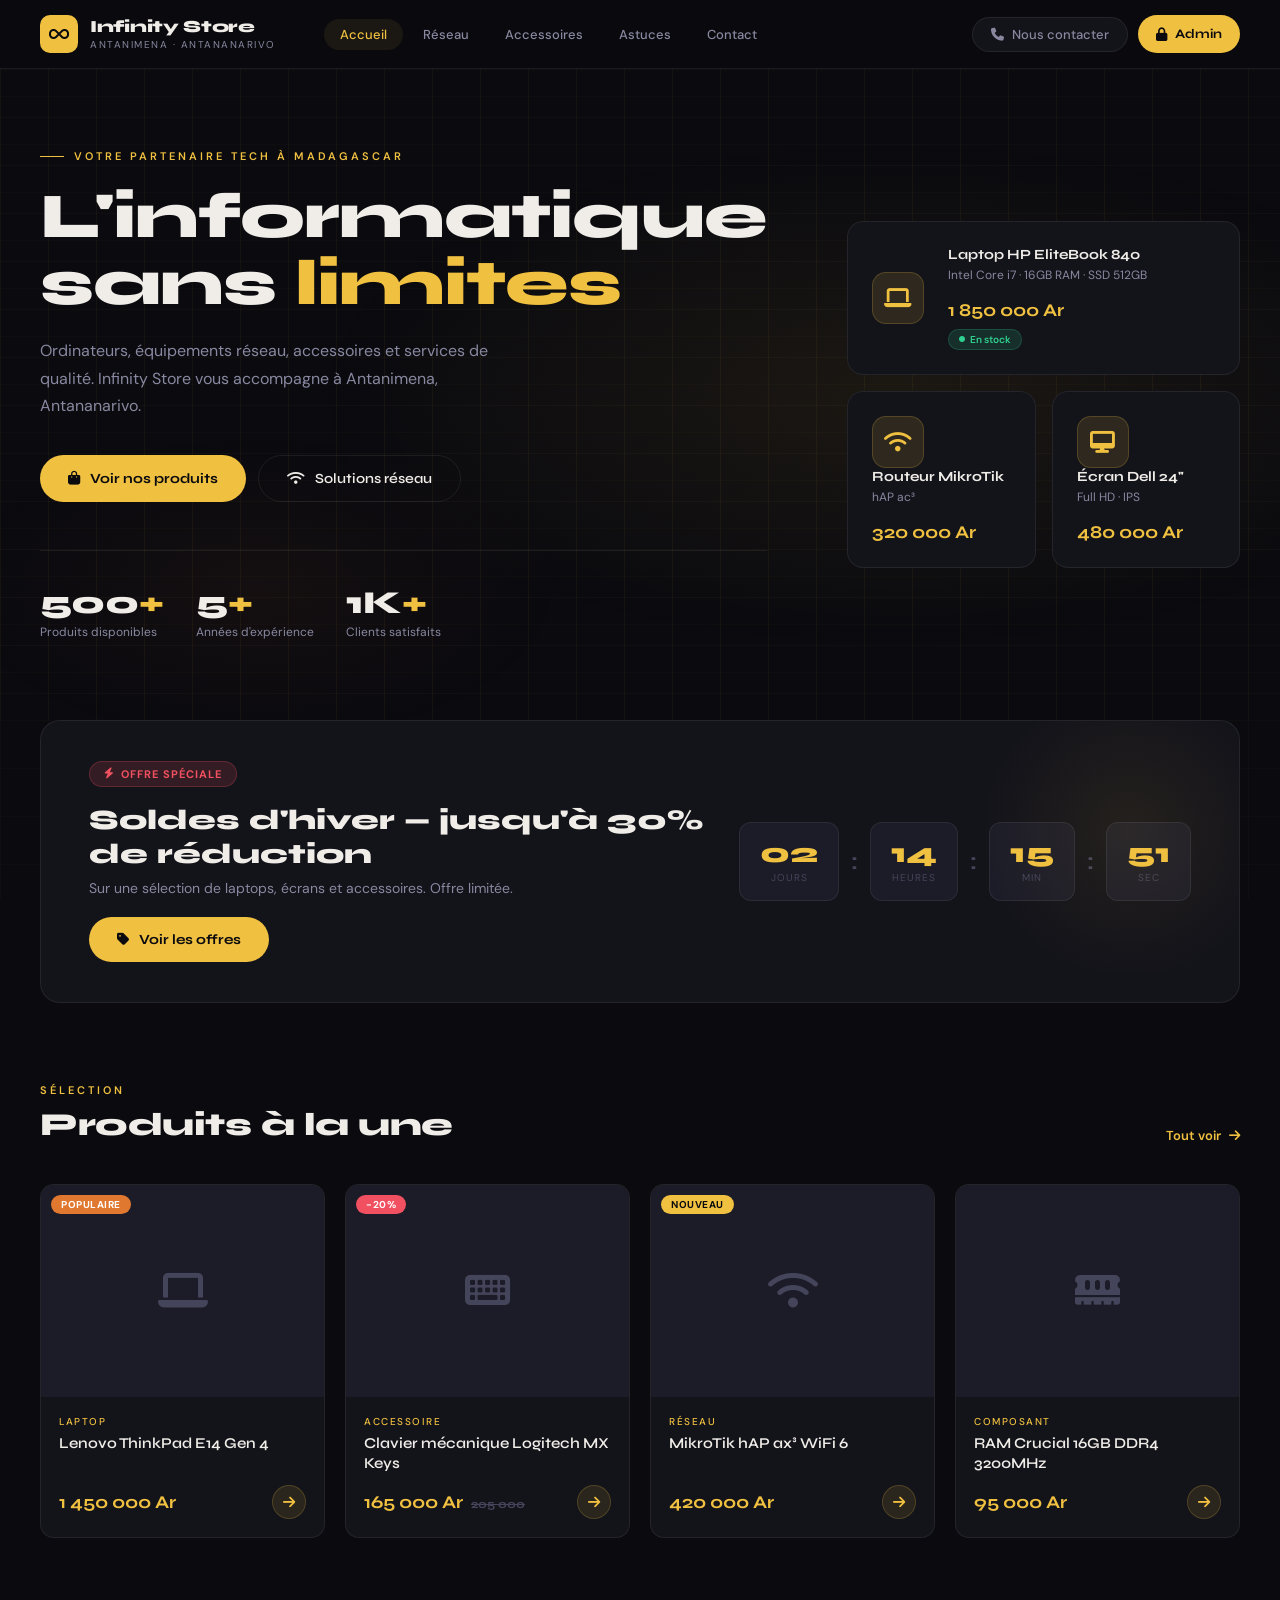
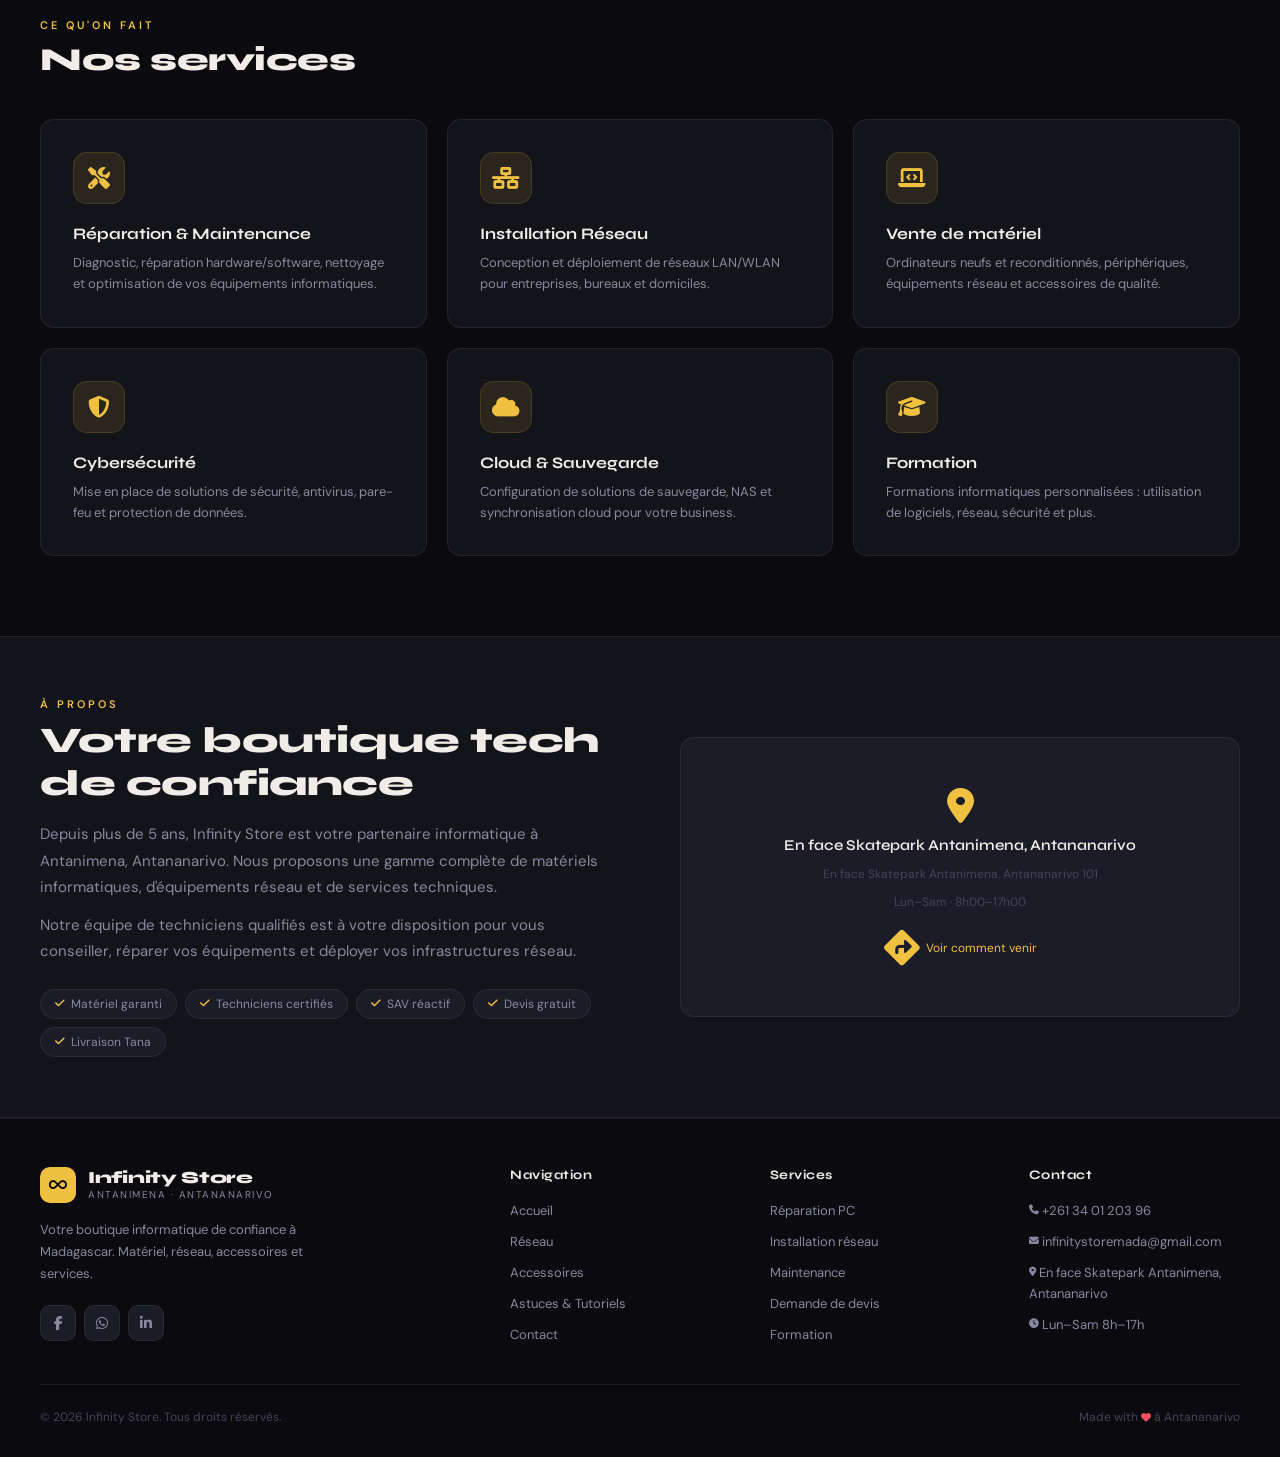
<file: index.html>
<!DOCTYPE html>
<html lang="fr">
<head>
  <meta charset="UTF-8">
  <meta name="viewport" content="width=device-width, initial-scale=1.0">
  <title>Infinity Store — Informatique & Réseau · Antananarivo</title>
  <link rel="stylesheet" href="https://cdnjs.cloudflare.com/ajax/libs/font-awesome/6.4.0/css/all.min.css">
  <link href="https://fonts.googleapis.com/css2?family=Syne:wght@400;600;700;800&family=DM+Sans:ital,wght@0,300;0,400;0,500;1,300&display=swap" rel="stylesheet">
  <link rel="stylesheet" href="assets/shared.css">
  <link rel="apple-touch-icon" sizes="180x180" href="/apple-touch-icon.png">
  <link rel="icon" type="image/png" sizes="32x32" href="/favicon-32x32.png">
  <link rel="icon" type="image/png" sizes="16x16" href="/favicon-16x16.png">
  <link rel="manifest" href="/site.webmanifest">
  <style>
    /* ── HERO ── */
    .hero {
      position: relative;
      min-height: 540px;
      display: flex;
      align-items: center;
      overflow: hidden;
      padding: 80px 0;
    }
    .hero-bg {
      position: absolute;
      inset: 0;
      background:
        radial-gradient(ellipse 70% 60% at 70% 50%, rgba(240,192,64,0.08) 0%, transparent 65%),
        radial-gradient(ellipse 40% 40% at 20% 80%, rgba(224,120,48,0.05) 0%, transparent 60%);
    }
    .hero-grid {
      position: absolute;
      inset: 0;
      background-image:
        linear-gradient(rgba(240,192,64,0.03) 1px, transparent 1px),
        linear-gradient(90deg, rgba(240,192,64,0.03) 1px, transparent 1px);
      background-size: 48px 48px;
      pointer-events: none;
    }
    .hero-inner {
      position: relative;
      z-index: 1;
      max-width: 1600px;
      margin: 0 auto;
      padding: 0 40px;
      display: grid;
      grid-template-columns: 1fr 1fr;
      gap: 80px;
      align-items: center;
    }
    .hero-eyebrow {
      font-size: 11px;
      font-weight: 600;
      letter-spacing: 3px;
      text-transform: uppercase;
      color: var(--accent);
      margin-bottom: 20px;
      display: flex;
      align-items: center;
      gap: 10px;
    }
    .hero-eyebrow::before {
      content: '';
      width: 24px;
      height: 1px;
      background: var(--accent);
    }
    .hero-title {
      font-family: 'Syne', sans-serif;
      font-size: clamp(40px, 5vw, 68px);
      font-weight: 800;
      line-height: 1.05;
      color: var(--text);
      letter-spacing: -1px;
      margin-bottom: 20px;
    }
    .hero-title span { color: var(--accent); }
    .hero-desc {
      font-size: 16px;
      color: var(--text-dim);
      line-height: 1.7;
      max-width: 460px;
      margin-bottom: 36px;
    }
    .hero-actions { display: flex; gap: 12px; flex-wrap: wrap; }
    .btn-primary {
      display: inline-flex;
      align-items: center;
      gap: 10px;
      padding: 14px 28px;
      background: var(--accent);
      color: #0a0a0f;
      border-radius: 999px;
      font-family: 'Syne', sans-serif;
      font-size: 14px;
      font-weight: 700;
      text-decoration: none;
      border: none;
      cursor: pointer;
      transition: all 0.2s;
    }
    .btn-primary:hover {
      background: #ffd060;
      transform: translateY(-2px);
      box-shadow: 0 8px 28px rgba(240,192,64,0.4);
    }
    .btn-outline {
      display: inline-flex;
      align-items: center;
      gap: 10px;
      padding: 14px 28px;
      background: transparent;
      color: var(--text);
      border-radius: 999px;
      font-family: 'Syne', sans-serif;
      font-size: 14px;
      font-weight: 600;
      text-decoration: none;
      border: 1px solid var(--border);
      cursor: pointer;
      transition: all 0.2s;
    }
    .btn-outline:hover {
      border-color: rgba(240,192,64,0.4);
      background: rgba(240,192,64,0.06);
    }
    /* hero stats */
    .hero-stats {
      display: flex;
      gap: 32px;
      margin-top: 48px;
      padding-top: 32px;
      border-top: 1px solid var(--border);
    }
    .hstat-val {
      font-family: 'Syne', sans-serif;
      font-size: 32px;
      font-weight: 800;
      color: var(--text);
    }
    .hstat-val span { color: var(--accent); }
    .hstat-label { font-size: 12px; color: var(--text-dim); margin-top: 2px; }
    /* hero visual */
    .hero-visual {
      display: grid;
      grid-template-columns: 1fr 1fr;
      gap: 16px;
    }
    .hero-card {
      background: var(--surface);
      border: 1px solid var(--border);
      border-radius: 16px;
      padding: 24px;
      transition: all 0.3s;
    }
    .hero-card:hover {
      border-color: rgba(240,192,64,0.25);
      transform: translateY(-4px);
      box-shadow: 0 16px 40px rgba(0,0,0,0.4);
    }
    .hero-card.large {
      grid-column: span 2;
      display: flex;
      align-items: center;
      gap: 24px;
    }
    .hcard-icon {
      width: 52px;
      height: 52px;
      border-radius: 14px;
      background: rgba(240,192,64,0.12);
      border: 1px solid rgba(240,192,64,0.2);
      display: flex;
      align-items: center;
      justify-content: center;
      font-size: 22px;
      color: var(--accent);
      flex-shrink: 0;
    }
    .hcard-name {
      font-family: 'Syne', sans-serif;
      font-size: 14px;
      font-weight: 700;
      color: var(--text);
      margin-bottom: 4px;
    }
    .hcard-sub { font-size: 12px; color: var(--text-dim); }
    .hcard-price {
      font-family: 'Syne', sans-serif;
      font-size: 18px;
      font-weight: 700;
      color: var(--accent);
      margin-top: 16px;
    }
    .hcard-badge {
      display: inline-flex;
      align-items: center;
      gap: 5px;
      padding: 3px 10px;
      border-radius: 999px;
      font-size: 10px;
      font-weight: 600;
      background: rgba(48,208,144,0.15);
      color: var(--green);
      border: 1px solid rgba(48,208,144,0.2);
      margin-top: 8px;
    }

    /* ── SECTION GENERIQUE ── */
    .section {
      max-width: 1600px;
      margin: 0 auto;
      padding: 80px 40px;
    }
    .section + .section { padding-top: 0; }
    .section-header {
      display: flex;
      align-items: flex-end;
      justify-content: space-between;
      margin-bottom: 40px;
      gap: 20px;
    }
    .section-eyebrow {
      font-size: 11px;
      font-weight: 600;
      letter-spacing: 3px;
      text-transform: uppercase;
      color: var(--accent);
      margin-bottom: 8px;
    }
    .section-title {
      font-family: 'Syne', sans-serif;
      font-size: 32px;
      font-weight: 800;
      color: var(--text);
      letter-spacing: -0.5px;
    }
    .see-all {
      display: inline-flex;
      align-items: center;
      gap: 8px;
      font-size: 13px;
      color: var(--accent);
      text-decoration: none;
      font-weight: 600;
      transition: gap 0.2s;
      white-space: nowrap;
    }
    .see-all:hover { gap: 12px; }

    /* ── PRODUITS À LA UNE ── */
    .featured-grid {
      display: grid;
      grid-template-columns: repeat(4, 1fr);
      gap: 20px;
    }
    .product-card {
      background: var(--surface);
      border: 1px solid var(--border);
      border-radius: var(--radius);
      overflow: hidden;
      cursor: pointer;
      transition: transform 0.22s cubic-bezier(.22,.68,0,1.2), border-color 0.2s, box-shadow 0.22s;
      display: flex;
      flex-direction: column;
    }
    .product-card:hover {
      transform: translateY(-4px);
      border-color: rgba(240,192,64,0.25);
      box-shadow: 0 16px 40px rgba(0,0,0,0.5);
    }
    .card-image {
      width: 100%;
      aspect-ratio: 4/3;
      background: var(--surface2);
      display: flex;
      align-items: center;
      justify-content: center;
      overflow: hidden;
      position: relative;
    }
    .card-image img { width:100%; height:100%; object-fit: cover; transition: transform 0.3s; }
    .product-card:hover .card-image img { transform: scale(1.04); }
    .card-image-icon { color: var(--text-faint); font-size: 40px; }
    .card-badge {
      position: absolute;
      top: 10px;
      left: 10px;
      padding: 3px 10px;
      border-radius: 999px;
      font-size: 10px;
      font-weight: 700;
      letter-spacing: 0.5px;
      text-transform: uppercase;
    }
    .badge-promo { background: var(--red); color: #fff; }
    .badge-new { background: var(--accent); color: #0a0a0f; }
    .badge-hot { background: var(--accent2); color: #fff; }
    .card-body { padding: 18px; flex: 1; display: flex; flex-direction: column; }
    .card-category {
      font-size: 10px;
      font-weight: 500;
      letter-spacing: 1.5px;
      text-transform: uppercase;
      color: var(--accent);
      margin-bottom: 6px;
    }
    .card-name {
      font-family: 'Syne', sans-serif;
      font-size: 15px;
      font-weight: 600;
      color: var(--text);
      line-height: 1.3;
      margin-bottom: 12px;
      display: -webkit-box;
      -webkit-line-clamp: 2;
      -webkit-box-orient: vertical;
      overflow: hidden;
    }
    .card-footer {
      display: flex;
      align-items: center;
      justify-content: space-between;
      margin-top: auto;
    }
    .card-price {
      font-family: 'Syne', sans-serif;
      font-size: 18px;
      font-weight: 700;
      color: var(--accent);
    }
    .card-price-old {
      font-size: 12px;
      color: var(--text-faint);
      text-decoration: line-through;
      margin-left: 4px;
    }
    .card-btn {
      width: 34px;
      height: 34px;
      border-radius: 50%;
      background: rgba(240,192,64,0.1);
      border: 1px solid rgba(240,192,64,0.2);
      color: var(--accent);
      display: flex;
      align-items: center;
      justify-content: center;
      font-size: 14px;
      cursor: pointer;
      transition: all 0.2s;
    }
    .card-btn:hover { background: var(--accent); color: #0a0a0f; }

    /* ── PROMOTIONS BANNER ── */
    .promo-banner {
      background: var(--surface);
      border: 1px solid var(--border);
      border-radius: 20px;
      padding: 40px 48px;
      display: grid;
      grid-template-columns: 1fr auto;
      align-items: center;
      gap: 32px;
      position: relative;
      overflow: hidden;
    }
    .promo-banner::before {
      content: '';
      position: absolute;
      right: -40px;
      top: -40px;
      width: 300px;
      height: 300px;
      border-radius: 50%;
      background: radial-gradient(circle, rgba(240,192,64,0.08) 0%, transparent 70%);
      pointer-events: none;
    }
    .promo-tag {
      display: inline-flex;
      align-items: center;
      gap: 6px;
      padding: 5px 14px;
      border-radius: 999px;
      background: rgba(240,80,96,0.15);
      border: 1px solid rgba(240,80,96,0.25);
      color: var(--red);
      font-size: 11px;
      font-weight: 700;
      letter-spacing: 1px;
      text-transform: uppercase;
      margin-bottom: 16px;
    }
    .promo-title {
      font-family: 'Syne', sans-serif;
      font-size: 28px;
      font-weight: 800;
      color: var(--text);
      margin-bottom: 8px;
    }
    .promo-sub { font-size: 14px; color: var(--text-dim); }
    .promo-countdown {
      display: flex;
      gap: 12px;
      align-items: center;
    }
    .countdown-block {
      background: var(--surface2);
      border: 1px solid var(--border);
      border-radius: 12px;
      padding: 16px 20px;
      text-align: center;
      min-width: 70px;
    }
    .countdown-val {
      font-family: 'Syne', sans-serif;
      font-size: 28px;
      font-weight: 800;
      color: var(--accent);
      line-height: 1;
    }
    .countdown-unit { font-size: 10px; color: var(--text-faint); letter-spacing: 1px; text-transform: uppercase; margin-top: 4px; }
    .countdown-sep { font-family: 'Syne', sans-serif; font-size: 24px; font-weight: 700; color: var(--text-faint); }

    /* ── SERVICES ── */
    .services-grid {
      display: grid;
      grid-template-columns: repeat(3, 1fr);
      gap: 20px;
    }
    .service-card {
      background: var(--surface);
      border: 1px solid var(--border);
      border-radius: var(--radius);
      padding: 32px;
      transition: all 0.2s;
    }
    .service-card:hover {
      border-color: rgba(240,192,64,0.25);
      transform: translateY(-3px);
    }
    .service-icon {
      width: 52px;
      height: 52px;
      border-radius: 14px;
      background: rgba(240,192,64,0.1);
      border: 1px solid rgba(240,192,64,0.15);
      display: flex;
      align-items: center;
      justify-content: center;
      font-size: 22px;
      color: var(--accent);
      margin-bottom: 20px;
    }
    .service-name {
      font-family: 'Syne', sans-serif;
      font-size: 16px;
      font-weight: 700;
      color: var(--text);
      margin-bottom: 10px;
    }
    .service-desc { font-size: 13px; color: var(--text-dim); line-height: 1.6; }

    /* ── A PROPOS STRIP ── */
    .about-strip {
      background: var(--surface);
      border-top: 1px solid var(--border);
      border-bottom: 1px solid var(--border);
    }
    .about-inner {
      max-width: 1600px;
      margin: 0 auto;
      padding: 60px 40px;
      display: grid;
      grid-template-columns: 1fr 1fr;
      gap: 80px;
      align-items: center;
    }
    .about-text h2 {
      font-family: 'Syne', sans-serif;
      font-size: 36px;
      font-weight: 800;
      color: var(--text);
      margin-bottom: 16px;
      letter-spacing: -0.5px;
    }
    .about-text p {
      font-size: 15px;
      color: var(--text-dim);
      line-height: 1.75;
      margin-bottom: 12px;
    }
    .about-pills {
      display: flex;
      gap: 8px;
      flex-wrap: wrap;
      margin-top: 24px;
    }
    .about-pill {
      display: inline-flex;
      align-items: center;
      gap: 6px;
      padding: 6px 14px;
      border-radius: 999px;
      background: var(--surface2);
      border: 1px solid var(--border);
      font-size: 12px;
      color: var(--text-dim);
    }
    .about-pill i { color: var(--accent); font-size: 11px; }
    .about-map {
      background: var(--surface2);
      border: 1px solid var(--border);
      border-radius: var(--radius);
      height: 280px;
      display: flex;
      flex-direction: column;
      align-items: center;
      justify-content: center;
      gap: 12px;
      color: var(--text-dim);
      font-size: 14px;
      position: relative;
      overflow: hidden;
    }
    .about-map i { font-size: 36px; color: var(--accent); }
    .about-map-pin {
      font-family: 'Syne', sans-serif;
      font-size: 15px;
      font-weight: 600;
      color: var(--text);
    }
    .about-map-sub { font-size: 12px; color: var(--text-faint); }
    .map-link {
      margin-top: 8px;
      display: inline-flex;
      align-items: center;
      gap: 6px;
      font-size: 12px;
      color: var(--accent);
      text-decoration: none;
    }
    .map-link:hover { text-decoration: underline; }

    /* ── FOOTER ── */
    footer {
      border-top: 1px solid var(--border);
      padding: 48px 40px 32px;
    }
    .footer-inner {
      max-width: 1600px;
      margin: 0 auto;
      display: grid;
      grid-template-columns: 2fr 1fr 1fr 1fr;
      gap: 48px;
      margin-bottom: 40px;
    }
    .footer-logo { display: flex; align-items: center; gap: 12px; margin-bottom: 16px; text-decoration: none; }
    .footer-desc { font-size: 13px; color: var(--text-dim); line-height: 1.7; max-width: 280px; }
    .footer-social { display: flex; gap: 8px; margin-top: 20px; }
    .social-btn {
      width: 36px;
      height: 36px;
      border-radius: 10px;
      background: var(--surface2);
      border: 1px solid var(--border);
      display: flex;
      align-items: center;
      justify-content: center;
      color: var(--text-dim);
      font-size: 14px;
      text-decoration: none;
      transition: all 0.2s;
    }
    .social-btn:hover { border-color: rgba(240,192,64,0.3); color: var(--accent); }
    .footer-col-title {
      font-family: 'Syne', sans-serif;
      font-size: 13px;
      font-weight: 700;
      color: var(--text);
      letter-spacing: 0.5px;
      margin-bottom: 16px;
    }
    .footer-links { list-style: none; display: flex; flex-direction: column; gap: 10px; }
    .footer-links a {
      font-size: 13px;
      color: var(--text-dim);
      text-decoration: none;
      transition: color 0.2s;
    }
    .footer-links a:hover { color: var(--accent); }
    .footer-bottom {
      max-width: 1600px;
      margin: 0 auto;
      padding-top: 24px;
      border-top: 1px solid var(--border);
      display: flex;
      align-items: center;
      justify-content: space-between;
      flex-wrap: wrap;
      gap: 12px;
    }
    .footer-copy { font-size: 12px; color: var(--text-faint); }

    /* ── RESPONSIVE ── */
    @media (max-width: 1200px) {
      .featured-grid { grid-template-columns: repeat(3, 1fr); }
      .footer-inner { grid-template-columns: 1fr 1fr; }
    }
    @media (max-width: 992px) {
      .hero-inner { grid-template-columns: 1fr; gap: 40px; }
      .hero-visual { display: none; }
      .services-grid { grid-template-columns: 1fr 1fr; }
      .about-inner { grid-template-columns: 1fr; }
    }
    @media (max-width: 768px) {
      .section { padding: 48px 20px; }
      .featured-grid { grid-template-columns: repeat(2, 1fr); gap: 14px; }
      .services-grid { grid-template-columns: 1fr; }
      .promo-banner { grid-template-columns: 1fr; }
      .promo-countdown { justify-content: flex-start; }
      .hero-stats { gap: 20px; }
      .footer-inner { grid-template-columns: 1fr 1fr; gap: 28px; }
    }
    @media (max-width: 480px) {
      .featured-grid { grid-template-columns: 1fr; }
      .hero-stats { flex-wrap: wrap; }
    }
  </style>
</head>
<body>

<!-- ══ HEADER ══ -->
<header id="mainHeader">
  <div class="header-inner">
    <a href="index.html" class="logo">
      <div class="logo-mark"><i class="fas fa-infinity"></i></div>
      <div>
        <div class="logo-text">Infinity Store</div>
        <span class="logo-sub">Antanimena · Antananarivo</span>
      </div>
    </a>

    <nav class="nav-links" id="navLinks">
      <a href="index.html" class="nav-link active">Accueil</a>
      <a href="reseau.html" class="nav-link">Réseau</a>
      <a href="accessoires.html" class="nav-link">Accessoires</a>
      <a href="astuces.html" class="nav-link">Astuces</a>
      <a href="contact.html" class="nav-link">Contact</a>
    </nav>

    <div class="header-right">
      <a href="contact.html" class="header-contact-btn">
        <i class="fas fa-phone"></i>
        <span>Nous contacter</span>
      </a>
      <button class="btn-admin" onclick="openLoginModal()">
        <i class="fas fa-lock"></i>
        Admin
      </button>
      <button class="nav-burger" id="navBurger" onclick="toggleNav()">
        <i class="fas fa-bars"></i>
      </button>
    </div>
  </div>
</header>

<!-- ══ HERO ══ -->
<section class="hero">
  <div class="hero-bg"></div>
  <div class="hero-grid"></div>
  <div class="hero-inner">
    <div>
      <div class="hero-eyebrow">Votre partenaire tech à Madagascar</div>
      <h1 class="hero-title">
        L'informatique<br>
        sans <span>limites</span>
      </h1>
      <p class="hero-desc">
        Ordinateurs, équipements réseau, accessoires et services de qualité.
        Infinity Store vous accompagne à Antanimena, Antananarivo.
      </p>
      <div class="hero-actions">
        <a href="accessoires.html" class="btn-primary">
          <i class="fas fa-shopping-bag"></i>
          Voir nos produits
        </a>
        <a href="reseau.html" class="btn-outline">
          <i class="fas fa-wifi"></i>
          Solutions réseau
        </a>
      </div>
      <div class="hero-stats">
        <div>
          <div class="hstat-val">500<span>+</span></div>
          <div class="hstat-label">Produits disponibles</div>
        </div>
        <div>
          <div class="hstat-val">5<span>+</span></div>
          <div class="hstat-label">Années d'expérience</div>
        </div>
        <div>
          <div class="hstat-val">1K<span>+</span></div>
          <div class="hstat-label">Clients satisfaits</div>
        </div>
      </div>
    </div>
    <div class="hero-visual">
      <div class="hero-card large">
        <div class="hcard-icon"><i class="fas fa-laptop"></i></div>
        <div>
          <div class="hcard-name">Laptop HP EliteBook 840</div>
          <div class="hcard-sub">Intel Core i7 · 16GB RAM · SSD 512GB</div>
          <div class="hcard-price">1 850 000 Ar</div>
          <div class="hcard-badge"><i class="fas fa-circle" style="font-size:6px;"></i> En stock</div>
        </div>
      </div>
      <div class="hero-card">
        <div class="hcard-icon"><i class="fas fa-wifi"></i></div>
        <div class="hcard-name">Routeur MikroTik</div>
        <div class="hcard-sub">hAP ac³</div>
        <div class="hcard-price">320 000 Ar</div>
      </div>
      <div class="hero-card">
        <div class="hcard-icon"><i class="fas fa-desktop"></i></div>
        <div class="hcard-name">Écran Dell 24"</div>
        <div class="hcard-sub">Full HD · IPS</div>
        <div class="hcard-price">480 000 Ar</div>
      </div>
    </div>
  </div>
</section>

<!-- ══ PROMOTIONS ══ -->
<div style="max-width:1600px;margin:0 auto;padding:0 40px;">
  <div class="promo-banner">
    <div>
      <div class="promo-tag"><i class="fas fa-bolt"></i> Offre spéciale</div>
      <div class="promo-title">Soldes d'hiver — jusqu'à 30% de réduction</div>
      <div class="promo-sub">Sur une sélection de laptops, écrans et accessoires. Offre limitée.</div>
      <div style="margin-top:20px;">
        <a href="accessoires.html?promo=1" class="btn-primary" style="display:inline-flex;">
          <i class="fas fa-tag"></i> Voir les offres
        </a>
      </div>
    </div>
    <div class="promo-countdown" id="promoCountdown">
      <div class="countdown-block">
        <div class="countdown-val" id="cdDays">02</div>
        <div class="countdown-unit">Jours</div>
      </div>
      <div class="countdown-sep">:</div>
      <div class="countdown-block">
        <div class="countdown-val" id="cdHours">14</div>
        <div class="countdown-unit">Heures</div>
      </div>
      <div class="countdown-sep">:</div>
      <div class="countdown-block">
        <div class="countdown-val" id="cdMins">37</div>
        <div class="countdown-unit">Min</div>
      </div>
      <div class="countdown-sep">:</div>
      <div class="countdown-block">
        <div class="countdown-val" id="cdSecs">00</div>
        <div class="countdown-unit">Sec</div>
      </div>
    </div>
  </div>
</div>

<!-- ══ PRODUITS À LA UNE ══ -->
<section class="section">
  <div class="section-header">
    <div>
      <div class="section-eyebrow">Sélection</div>
      <div class="section-title">Produits à la une</div>
    </div>
    <a href="accessoires.html" class="see-all">Tout voir <i class="fas fa-arrow-right"></i></a>
  </div>
  <div class="featured-grid" id="featuredGrid">
    <!-- Loaded by JS or hardcoded samples -->
    <div class="product-card" onclick="openProductModal(this)">
      <div class="card-image">
        <div class="card-image-icon"><i class="fas fa-laptop"></i></div>
        <span class="card-badge badge-hot">Populaire</span>
      </div>
      <div class="card-body">
        <div class="card-category">Laptop</div>
        <div class="card-name">Lenovo ThinkPad E14 Gen 4</div>
        <div class="card-footer">
          <div>
            <div class="card-price">1 450 000 Ar</div>
          </div>
          <button class="card-btn"><i class="fas fa-arrow-right"></i></button>
        </div>
      </div>
    </div>
    <div class="product-card" onclick="openProductModal(this)">
      <div class="card-image">
        <div class="card-image-icon"><i class="fas fa-keyboard"></i></div>
        <span class="card-badge badge-promo">-20%</span>
      </div>
      <div class="card-body">
        <div class="card-category">Accessoire</div>
        <div class="card-name">Clavier mécanique Logitech MX Keys</div>
        <div class="card-footer">
          <div>
            <div class="card-price">165 000 Ar <span class="card-price-old">205 000</span></div>
          </div>
          <button class="card-btn"><i class="fas fa-arrow-right"></i></button>
        </div>
      </div>
    </div>
    <div class="product-card" onclick="openProductModal(this)">
      <div class="card-image">
        <div class="card-image-icon"><i class="fas fa-wifi"></i></div>
        <span class="card-badge badge-new">Nouveau</span>
      </div>
      <div class="card-body">
        <div class="card-category">Réseau</div>
        <div class="card-name">MikroTik hAP ax³ WiFi 6</div>
        <div class="card-footer">
          <div>
            <div class="card-price">420 000 Ar</div>
          </div>
          <button class="card-btn"><i class="fas fa-arrow-right"></i></button>
        </div>
      </div>
    </div>
    <div class="product-card" onclick="openProductModal(this)">
      <div class="card-image">
        <div class="card-image-icon"><i class="fas fa-memory"></i></div>
      </div>
      <div class="card-body">
        <div class="card-category">Composant</div>
        <div class="card-name">RAM Crucial 16GB DDR4 3200MHz</div>
        <div class="card-footer">
          <div>
            <div class="card-price">95 000 Ar</div>
          </div>
          <button class="card-btn"><i class="fas fa-arrow-right"></i></button>
        </div>
      </div>
    </div>
  </div>
</section>

<!-- ══ SERVICES ══ -->
<section class="section" style="padding-top:0;">
  <div class="section-header">
    <div>
      <div class="section-eyebrow">Ce qu'on fait</div>
      <div class="section-title">Nos services</div>
    </div>
  </div>
  <div class="services-grid">
    <div class="service-card">
      <div class="service-icon"><i class="fas fa-tools"></i></div>
      <div class="service-name">Réparation & Maintenance</div>
      <div class="service-desc">Diagnostic, réparation hardware/software, nettoyage et optimisation de vos équipements informatiques.</div>
    </div>
    <div class="service-card">
      <div class="service-icon"><i class="fas fa-network-wired"></i></div>
      <div class="service-name">Installation Réseau</div>
      <div class="service-desc">Conception et déploiement de réseaux LAN/WLAN pour entreprises, bureaux et domiciles.</div>
    </div>
    <div class="service-card">
      <div class="service-icon"><i class="fas fa-laptop-code"></i></div>
      <div class="service-name">Vente de matériel</div>
      <div class="service-desc">Ordinateurs neufs et reconditionnés, périphériques, équipements réseau et accessoires de qualité.</div>
    </div>
    <div class="service-card">
      <div class="service-icon"><i class="fas fa-shield-alt"></i></div>
      <div class="service-name">Cybersécurité</div>
      <div class="service-desc">Mise en place de solutions de sécurité, antivirus, pare-feu et protection de données.</div>
    </div>
    <div class="service-card">
      <div class="service-icon"><i class="fas fa-cloud"></i></div>
      <div class="service-name">Cloud & Sauvegarde</div>
      <div class="service-desc">Configuration de solutions de sauvegarde, NAS et synchronisation cloud pour votre business.</div>
    </div>
    <div class="service-card">
      <div class="service-icon"><i class="fas fa-graduation-cap"></i></div>
      <div class="service-name">Formation</div>
      <div class="service-desc">Formations informatiques personnalisées : utilisation de logiciels, réseau, sécurité et plus.</div>
    </div>
  </div>
</section>

<!-- ══ À PROPOS ══ -->
<div class="about-strip">
  <div class="about-inner">
    <div class="about-text">
      <div class="section-eyebrow">À propos</div>
      <h2>Votre boutique tech de confiance</h2>
      <p>
        Depuis plus de 5 ans, Infinity Store est votre partenaire informatique à Antanimena, Antananarivo.
        Nous proposons une gamme complète de matériels informatiques, d'équipements réseau et de services techniques.
      </p>
      <p>
        Notre équipe de techniciens qualifiés est à votre disposition pour vous conseiller, réparer vos équipements
        et déployer vos infrastructures réseau.
      </p>
      <div class="about-pills">
        <div class="about-pill"><i class="fas fa-check"></i> Matériel garanti</div>
        <div class="about-pill"><i class="fas fa-check"></i> Techniciens certifiés</div>
        <div class="about-pill"><i class="fas fa-check"></i> SAV réactif</div>
        <div class="about-pill"><i class="fas fa-check"></i> Devis gratuit</div>
        <div class="about-pill"><i class="fas fa-check"></i> Livraison Tana</div>
      </div>
    </div>
    <div class="about-map">
      <i class="fas fa-map-marker-alt"></i>
      <div class="about-map-pin">En face Skatepark Antanimena, Antananarivo</div>
      <div class="about-map-sub">En face Skatepark Antanimena, Antananarivo 101</div>
      <div class="about-map-sub">Lun–Sam · 8h00–17h00</div>
      <a href="contact.html" class="map-link">
        <i class="fas fa-directions"></i> Voir comment venir
      </a>
    </div>
  </div>
</div>

<!-- ══ FOOTER ══ -->
<footer>
  <div class="footer-inner">
    <div>
      <a href="index.html" class="footer-logo">
        <div class="logo-mark" style="width:36px;height:36px;font-size:14px;"><i class="fas fa-infinity"></i></div>
        <div>
          <div class="logo-text">Infinity Store</div>
          <span class="logo-sub">Antanimena · Antananarivo</span>
        </div>
      </a>
      <div class="footer-desc">Votre boutique informatique de confiance à Madagascar. Matériel, réseau, accessoires et services.</div>
      <div class="footer-social">
        <a href="#" class="social-btn"><i class="fab fa-facebook-f"></i></a>
        <a href="#" class="social-btn"><i class="fab fa-whatsapp"></i></a>
        <a href="#" class="social-btn"><i class="fab fa-linkedin-in"></i></a>
      </div>
    </div>
    <div>
      <div class="footer-col-title">Navigation</div>
      <ul class="footer-links">
        <li><a href="index.html">Accueil</a></li>
        <li><a href="reseau.html">Réseau</a></li>
        <li><a href="accessoires.html">Accessoires</a></li>
        <li><a href="astuces.html">Astuces & Tutoriels</a></li>
        <li><a href="contact.html">Contact</a></li>
      </ul>
    </div>
    <div>
      <div class="footer-col-title">Services</div>
      <ul class="footer-links">
        <li><a href="#">Réparation PC</a></li>
        <li><a href="reseau.html">Installation réseau</a></li>
        <li><a href="#">Maintenance</a></li>
        <li><a href="reseau.html#devis">Demande de devis</a></li>
        <li><a href="#">Formation</a></li>
      </ul>
    </div>
    <div>
      <div class="footer-col-title">Contact</div>
      <ul class="footer-links">
        <li><a href="tel:+261340120396"><i class="fas fa-phone fa-xs"></i> +261 34 01 203 96</a></li>
        <li><a href="mailto:infinitystoremada@gmail.com"><i class="fas fa-envelope fa-xs"></i> infinitystoremada@gmail.com</a></li>
        <li><a href="#"><i class="fas fa-map-marker-alt fa-xs"></i> En face Skatepark Antanimena, Antananarivo</a></li>
        <li><a href="#"><i class="fas fa-clock fa-xs"></i> Lun–Sam 8h–17h</a></li>
      </ul>
    </div>
  </div>
  <div class="footer-bottom">
    <div class="footer-copy">© 2026 Infinity Store. Tous droits réservés.</div>
    <div class="footer-copy">Made with <i class="fas fa-heart" style="color:var(--red);font-size:10px;"></i> à Antananarivo</div>
  </div>
</footer>

<!-- ══ LOGIN MODAL ══ -->
<div class="modal-overlay" id="loginModal" onclick="closeLoginOnOutside(event)">
  <div class="modal-box" style="max-width:420px;">
    <div style="padding:36px;">
      <div style="display:flex;align-items:center;gap:12px;margin-bottom:28px;">
        <div class="logo-mark" style="width:40px;height:40px;"><i class="fas fa-infinity"></i></div>
        <div>
          <div style="font-family:'Syne',sans-serif;font-size:18px;font-weight:800;color:var(--text);">Admin Panel</div>
          <div style="font-size:12px;color:var(--text-dim);">Infinity Store</div>
        </div>
        <button onclick="closeLoginModal()" style="margin-left:auto;background:none;border:none;color:var(--text-dim);font-size:18px;cursor:pointer;"><i class="fas fa-times"></i></button>
      </div>
      <div id="loginError" class="error-msg" style="display:none;"></div>
      <div class="form-group">
        <label class="form-label">Mot de passe admin</label>
        <div class="input-wrap">
          <i class="fas fa-lock input-icon"></i>
          <input type="password" id="adminPassword" class="form-input" placeholder="••••••••" onkeydown="if(event.key==='Enter')doLogin()">
        </div>
      </div>
      <button class="btn-primary" style="width:100%;justify-content:center;margin-top:20px;" onclick="doLogin()">
        <i class="fas fa-sign-in-alt"></i> Accéder au panneau admin
      </button>
      <div style="font-size:11px;color:var(--text-faint);text-align:center;margin-top:16px;">
        Accès réservé au personnel Infinity Store
      </div>
    </div>
  </div>
</div>

<script src="assets/shared.js"></script>
<script>
  /* ── Countdown ── */
  (function() {
    const end = new Date();
    end.setDate(end.getDate() + 2);
    end.setHours(end.getHours() + 14, 37, 0, 0);
    function tick() {
      const diff = end - Date.now();
      if (diff <= 0) return;
      const d = Math.floor(diff / 86400000);
      const h = Math.floor((diff % 86400000) / 3600000);
      const m = Math.floor((diff % 3600000) / 60000);
      const s = Math.floor((diff % 60000) / 1000);
      document.getElementById('cdDays').textContent = String(d).padStart(2,'0');
      document.getElementById('cdHours').textContent = String(h).padStart(2,'0');
      document.getElementById('cdMins').textContent = String(m).padStart(2,'0');
      document.getElementById('cdSecs').textContent = String(s).padStart(2,'0');
    }
    tick();
    setInterval(tick, 1000);
  })();
</script>
</body>
</html>
</file>
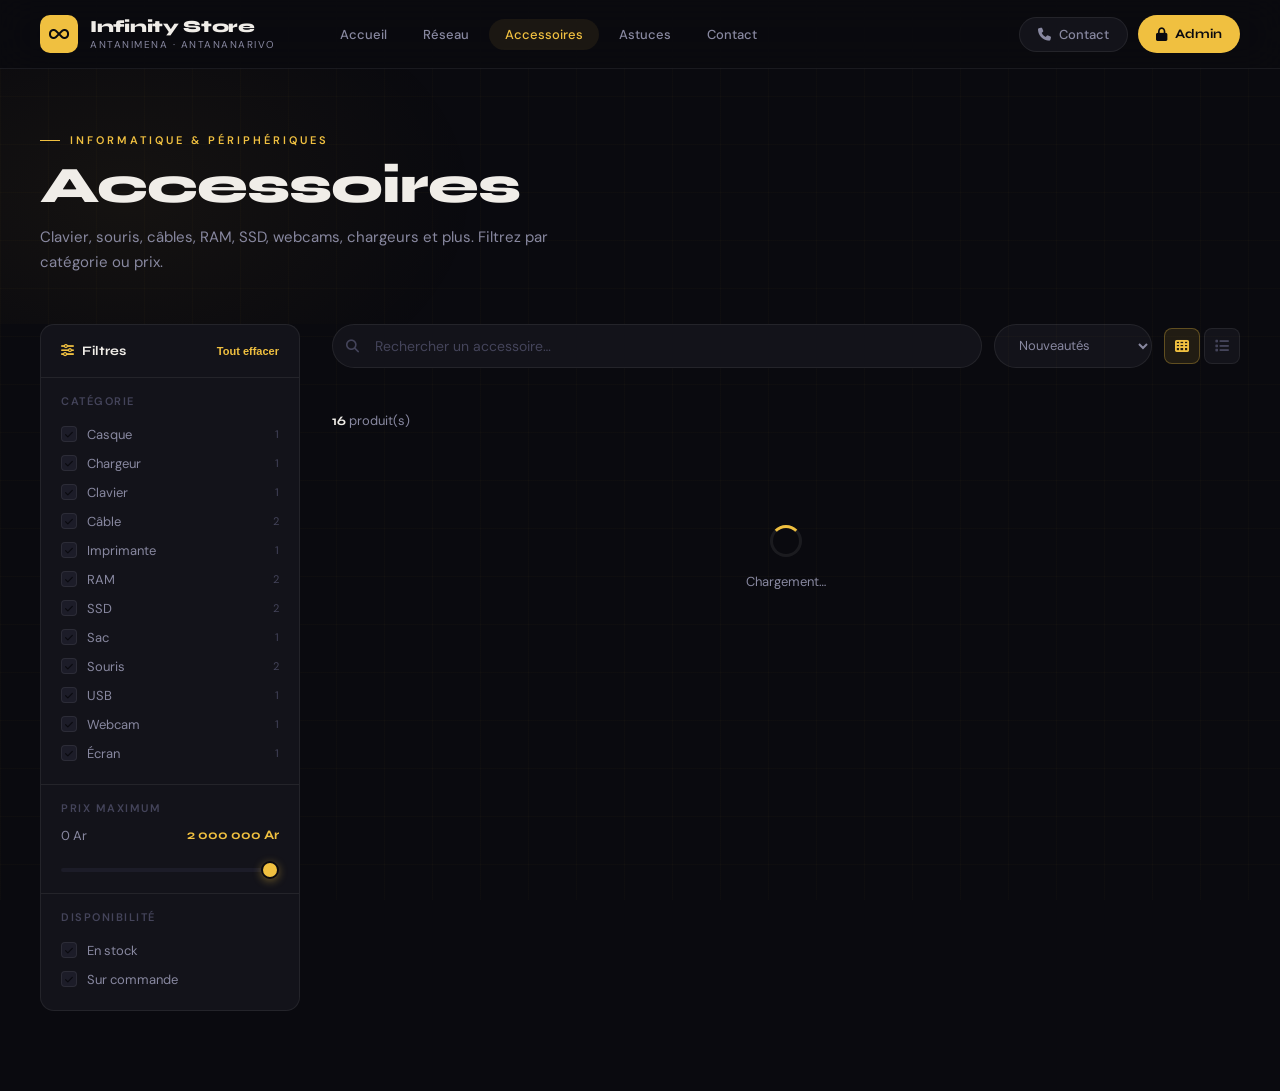
<file: accessoires.html>
<!DOCTYPE html>
<html lang="fr">
<head>
  <meta charset="UTF-8">
  <meta name="viewport" content="width=device-width, initial-scale=1.0">
  <title>Accessoires Informatiques — Infinity Store</title>
  <link rel="stylesheet" href="https://cdnjs.cloudflare.com/ajax/libs/font-awesome/6.4.0/css/all.min.css">
  <link href="https://fonts.googleapis.com/css2?family=Syne:wght@400;600;700;800&family=DM+Sans:ital,wght@0,300;0,400;0,500;1,300&display=swap" rel="stylesheet">
  <link rel="stylesheet" href="assets/shared.css">
  <style>
    /* ── LAYOUT ── */
    .shop-layout {
      max-width: 1600px;
      margin: 0 auto;
      padding: 0 40px 80px;
      display: grid;
      grid-template-columns: 260px 1fr;
      gap: 32px;
      align-items: start;
    }

    /* ── SIDEBAR FILTERS ── */
    .filters-panel {
      position: sticky;
      top: 88px;
      background: var(--surface);
      border: 1px solid var(--border);
      border-radius: var(--radius);
      overflow: hidden;
    }
    .filters-header {
      padding: 18px 20px;
      border-bottom: 1px solid var(--border);
      display: flex;
      align-items: center;
      justify-content: space-between;
    }
    .filters-title {
      font-family: 'Syne', sans-serif;
      font-size: 13px;
      font-weight: 700;
      color: var(--text);
      display: flex;
      align-items: center;
      gap: 8px;
    }
    .filters-title i { color: var(--accent); }
    .clear-btn {
      font-size: 11px;
      color: var(--accent);
      background: none;
      border: none;
      cursor: pointer;
      font-weight: 600;
    }
    .clear-btn:hover { text-decoration: underline; }
    .filter-section {
      padding: 16px 20px;
      border-bottom: 1px solid var(--border);
    }
    .filter-section:last-child { border-bottom: none; }
    .filter-section-title {
      font-size: 11px;
      font-weight: 600;
      letter-spacing: 1.5px;
      text-transform: uppercase;
      color: var(--text-faint);
      margin-bottom: 12px;
    }

    .filter-check {
      display: flex;
      align-items: center;
      gap: 10px;
      padding: 6px 0;
      cursor: pointer;
      transition: color 0.18s;
    }
    .filter-check:hover { color: var(--text); }
    .filter-check input[type=checkbox] { display: none; }
    .check-box {
      width: 16px;
      height: 16px;
      border-radius: 4px;
      border: 1.5px solid var(--border);
      background: var(--surface2);
      display: flex;
      align-items: center;
      justify-content: center;
      font-size: 9px;
      color: #0a0a0f;
      transition: all 0.18s;
      flex-shrink: 0;
    }
    .filter-check.checked .check-box { background: var(--accent); border-color: var(--accent); }
    .check-label { font-size: 13px; color: var(--text-dim); flex: 1; }
    .filter-check.checked .check-label { color: var(--text); }
    .check-count { font-size: 11px; color: var(--text-faint); }

    /* Price slider */
    .price-range-display {
      display: flex;
      justify-content: space-between;
      margin-bottom: 12px;
      font-size: 13px;
    }
    .price-min { color: var(--text-dim); }
    .price-max { color: var(--accent); font-family: 'Syne', sans-serif; font-weight: 700; }
    input[type=range] {
      width: 100%;
      -webkit-appearance: none;
      height: 4px;
      background: var(--surface2);
      border-radius: 2px;
      outline: none;
      cursor: pointer;
    }
    input[type=range]::-webkit-slider-thumb {
      -webkit-appearance: none;
      width: 18px;
      height: 18px;
      border-radius: 50%;
      background: var(--accent);
      border: 2px solid var(--bg);
      box-shadow: 0 2px 8px rgba(240,192,64,0.4);
      cursor: pointer;
    }

    /* ── MAIN SHOP AREA ── */
    .shop-main {}

    .shop-topbar {
      display: flex;
      align-items: center;
      gap: 12px;
      margin-bottom: 24px;
      flex-wrap: wrap;
    }
    .search-wrap {
      flex: 1;
      min-width: 200px;
      position: relative;
    }
    .search-wrap i { position:absolute; left:14px; top:50%; transform:translateY(-50%); color:var(--text-faint); font-size:13px; pointer-events:none; }
    .search-wrap input {
      width: 100%;
      height: 44px;
      background: var(--surface);
      border: 1px solid var(--border);
      border-radius: 999px;
      padding: 0 16px 0 42px;
      color: var(--text);
      font-family: 'DM Sans', sans-serif;
      font-size: 14px;
      outline: none;
      transition: border-color 0.2s, box-shadow 0.2s;
    }
    .search-wrap input::placeholder { color: var(--text-faint); }
    .search-wrap input:focus { border-color: rgba(240,192,64,0.4); box-shadow: 0 0 0 3px rgba(240,192,64,0.07); }

    .sort-wrap select {
      height: 44px;
      background: var(--surface);
      border: 1px solid var(--border);
      border-radius: 999px;
      padding: 0 20px;
      color: var(--text-dim);
      font-family: 'DM Sans', sans-serif;
      font-size: 13px;
      outline: none;
      cursor: pointer;
    }

    .view-toggle { display:flex; gap:4px; }
    .view-btn {
      width: 36px;
      height: 36px;
      border-radius: 8px;
      background: var(--surface);
      border: 1px solid var(--border);
      color: var(--text-faint);
      font-size: 14px;
      cursor: pointer;
      display: flex;
      align-items: center;
      justify-content: center;
      transition: all 0.18s;
    }
    .view-btn.active { background: rgba(240,192,64,0.1); border-color: rgba(240,192,64,0.3); color: var(--accent); }

    /* Tags actifs */
    .active-filters {
      display: flex;
      gap: 6px;
      flex-wrap: wrap;
      margin-bottom: 20px;
    }
    .active-chip {
      display: inline-flex;
      align-items: center;
      gap: 6px;
      padding: 4px 12px;
      border-radius: 999px;
      background: rgba(240,192,64,0.1);
      border: 1px solid rgba(240,192,64,0.25);
      font-size: 11px;
      color: var(--accent);
      font-weight: 500;
    }
    .active-chip button { background:none; border:none; color: var(--accent); cursor:pointer; font-size:10px; padding:0; }

    /* ── PRODUCT GRID ── */
    .products-grid {
      display: grid;
      grid-template-columns: repeat(4, 1fr);
      gap: 16px;
      transition: all 0.2s;
    }
    .products-grid.list-view { grid-template-columns: 1fr; }

    /* Grid card */
    .prod-card {
      background: var(--surface);
      border: 1px solid var(--border);
      border-radius: var(--radius);
      overflow: hidden;
      cursor: pointer;
      transition: transform 0.22s cubic-bezier(.22,.68,0,1.2), border-color 0.2s, box-shadow 0.22s;
      display: flex;
      flex-direction: column;
      animation: cardIn 0.3s ease both;
    }
    .prod-card:hover { transform: translateY(-4px); border-color: rgba(240,192,64,0.25); box-shadow: 0 14px 36px rgba(0,0,0,0.45); }
    @keyframes cardIn { from { opacity:0; transform:translateY(12px); } to { opacity:1; transform:translateY(0); } }

    /* List card */
    .products-grid.list-view .prod-card {
      flex-direction: row;
      transform: none !important;
    }
    .products-grid.list-view .prod-card:hover { box-shadow: 0 4px 20px rgba(0,0,0,0.3); }
    .products-grid.list-view .prod-img { width: 180px; aspect-ratio: unset; height: 140px; flex-shrink: 0; }
    .products-grid.list-view .prod-body { flex: 1; display: flex; align-items: center; gap: 24px; padding: 20px 24px; }
    .products-grid.list-view .prod-main { flex: 1; }
    .products-grid.list-view .prod-name { -webkit-line-clamp: 1; }

    .prod-img {
      width: 100%;
      aspect-ratio: 1;
      background: var(--surface2);
      display: flex;
      align-items: center;
      justify-content: center;
      overflow: hidden;
      position: relative;
    }
    .prod-img img { width:100%; height:100%; object-fit:cover; transition: transform 0.3s; }
    .prod-card:hover .prod-img img { transform: scale(1.04); }
    .prod-img-icon { color: var(--text-faint); font-size: 32px; }

    .prod-ribbon {
      position: absolute;
      top: 10px;
      left: 10px;
      padding: 3px 10px;
      border-radius: 999px;
      font-size: 10px;
      font-weight: 700;
      text-transform: uppercase;
      letter-spacing: 0.5px;
    }
    .ribbon-new  { background: var(--accent); color: #0a0a0f; }
    .ribbon-promo { background: var(--red); color: #fff; }
    .ribbon-hot  { background: var(--accent2); color: #fff; }

    .wish-btn {
      position: absolute;
      top: 10px;
      right: 10px;
      width: 30px;
      height: 30px;
      border-radius: 50%;
      background: rgba(10,10,15,0.6);
      border: 1px solid var(--border);
      color: var(--text-faint);
      font-size: 12px;
      cursor: pointer;
      display: flex;
      align-items: center;
      justify-content: center;
      transition: all 0.2s;
      opacity: 0;
    }
    .prod-card:hover .wish-btn { opacity: 1; }
    .wish-btn.active, .wish-btn:hover { color: var(--red); border-color: rgba(240,80,96,0.3); }

    .prod-body { padding: 14px; flex: 1; display: flex; flex-direction: column; }
    .prod-cat { font-size: 10px; font-weight: 500; letter-spacing: 1.5px; text-transform: uppercase; color: var(--accent); margin-bottom: 5px; }
    .prod-name { font-family: 'Syne', sans-serif; font-size: 13px; font-weight: 600; color: var(--text); line-height: 1.3; margin-bottom: 6px; display:-webkit-box; -webkit-line-clamp:2; -webkit-box-orient:vertical; overflow:hidden; min-height:34px; }
    .prod-desc { font-size: 11px; color: var(--text-dim); line-height: 1.5; margin-bottom: 10px; display:-webkit-box; -webkit-line-clamp:2; -webkit-box-orient:vertical; overflow:hidden; }
    .prod-footer { display:flex; align-items:center; justify-content:space-between; margin-top:auto; padding-top:10px; border-top:1px solid var(--border); }
    .prod-price { font-family: 'Syne', sans-serif; font-size: 16px; font-weight: 700; color: var(--accent); }
    .prod-price-old { font-size: 11px; color: var(--text-faint); text-decoration: line-through; display:block; }
    .prod-add-btn {
      width: 32px; height: 32px;
      border-radius: 50%;
      background: rgba(240,192,64,0.1);
      border: 1px solid rgba(240,192,64,0.2);
      color: var(--accent);
      font-size: 13px;
      cursor: pointer;
      display: flex; align-items: center; justify-content: center;
      transition: all 0.2s;
    }
    .prod-add-btn:hover { background: var(--accent); color: #0a0a0f; transform: scale(1.1); }

    /* ── PRODUCT MODAL ── */
    .prod-modal { max-width: 680px; }
    .modal-img-wrap {
      width: 100%;
      aspect-ratio: 16/9;
      background: var(--surface2);
      display: flex;
      align-items: center;
      justify-content: center;
      overflow: hidden;
      position: relative;
    }
    .modal-img-wrap img { width:100%; height:100%; object-fit:cover; }
    .modal-close {
      position: absolute;
      top: 14px;
      right: 14px;
      width: 36px; height: 36px;
      border-radius: 50%;
      background: rgba(10,10,15,0.8);
      border: 1px solid var(--border);
      color: var(--text);
      font-size: 14px;
      cursor: pointer;
      display: flex; align-items: center; justify-content: center;
      transition: background 0.2s;
      z-index: 2;
    }
    .modal-close:hover { background: rgba(10,10,15,0.95); }
    .modal-body { padding: 28px; }
    .modal-cat { font-size: 10px; font-weight: 600; letter-spacing: 2px; text-transform: uppercase; color: var(--accent); margin-bottom: 8px; }
    .modal-name { font-family: 'Syne', sans-serif; font-size: 22px; font-weight: 800; color: var(--text); margin-bottom: 16px; }
    .modal-desc { font-size: 14px; color: var(--text-dim); line-height: 1.7; margin-bottom: 20px; }
    .modal-grid { display: grid; grid-template-columns: 1fr 1fr 1fr; gap: 10px; margin-bottom: 20px; }
    .modal-tile { background: var(--surface2); border: 1px solid var(--border); border-radius: 10px; padding: 12px 14px; }
    .modal-tile-label { font-size: 10px; letter-spacing: 1.2px; text-transform: uppercase; color: var(--text-faint); margin-bottom: 4px; }
    .modal-tile-val { font-family: 'Syne', sans-serif; font-size: 15px; font-weight: 700; color: var(--text); }
    .modal-actions { display: flex; gap: 12px; align-items: center; }
    .modal-price { font-family: 'Syne', sans-serif; font-size: 26px; font-weight: 800; color: var(--accent); }

    /* ── PAGINATION ── */
    .pagination {
      display: flex;
      align-items: center;
      justify-content: center;
      gap: 6px;
      margin-top: 40px;
    }
    .page-btn {
      width: 36px; height: 36px;
      border-radius: 8px;
      background: var(--surface);
      border: 1px solid var(--border);
      color: var(--text-dim);
      font-family: 'Syne', sans-serif;
      font-size: 13px;
      font-weight: 600;
      cursor: pointer;
      display: flex; align-items: center; justify-content: center;
      transition: all 0.18s;
    }
    .page-btn:hover { border-color: rgba(240,192,64,0.3); color: var(--text); }
    .page-btn.active { background: var(--accent); border-color: var(--accent); color: #0a0a0f; }
    .page-btn:disabled { opacity: 0.3; cursor: not-allowed; }

    /* ── RESPONSIVE ── */
    @media (max-width: 1200px) { .products-grid { grid-template-columns: repeat(3,1fr); } }
    @media (max-width: 1024px) { .shop-layout { grid-template-columns: 1fr; } .filters-panel { position: static; } }
    @media (max-width: 768px) { .shop-layout { padding: 0 20px 60px; } .products-grid { grid-template-columns: repeat(2,1fr); } .modal-grid { grid-template-columns: 1fr 1fr; } }
    @media (max-width: 480px) { .products-grid { grid-template-columns: 1fr; } }
  </style>
</head>
<body>

<!-- ══ HEADER ══ -->
<header>
  <div class="header-inner">
    <a href="index.html" class="logo">
      <div class="logo-mark"><i class="fas fa-infinity"></i></div>
      <div>
        <div class="logo-text">Infinity Store</div>
        <span class="logo-sub">Antanimena · Antananarivo</span>
      </div>
    </a>
    <nav class="nav-links" id="navLinks">
      <a href="index.html" class="nav-link">Accueil</a>
      <a href="reseau.html" class="nav-link">Réseau</a>
      <a href="accessoires.html" class="nav-link active">Accessoires</a>
      <a href="astuces.html" class="nav-link">Astuces</a>
      <a href="contact.html" class="nav-link">Contact</a>
    </nav>
    <div class="header-right">
      <a href="contact.html" class="header-contact-btn"><i class="fas fa-phone"></i><span>Contact</span></a>
      <button class="btn-admin" onclick="openLoginModal()"><i class="fas fa-lock"></i> Admin</button>
      <button class="nav-burger" id="navBurger" onclick="toggleNav()"><i class="fas fa-bars"></i></button>
    </div>
  </div>
</header>

<!-- ══ PAGE HERO ══ -->
<div class="page-hero">
  <div class="page-hero-inner">
    <div class="page-eyebrow">Informatique & périphériques</div>
    <h1 class="page-title">Accessoires</h1>
    <p class="page-desc">Clavier, souris, câbles, RAM, SSD, webcams, chargeurs et plus. Filtrez par catégorie ou prix.</p>
  </div>
</div>

<!-- ══ SHOP LAYOUT ══ -->
<div class="shop-layout">

  <!-- Sidebar Filters -->
  <div class="filters-panel">
    <div class="filters-header">
      <div class="filters-title"><i class="fas fa-sliders-h"></i> Filtres</div>
      <button class="clear-btn" onclick="clearAllFilters()">Tout effacer</button>
    </div>

    <div class="filter-section">
      <div class="filter-section-title">Catégorie</div>
      <div id="catFilters"></div>
    </div>

    <div class="filter-section">
      <div class="filter-section-title">Prix maximum</div>
      <div class="price-range-display">
        <span class="price-min">0 Ar</span>
        <span class="price-max" id="priceMaxDisplay">2 000 000 Ar</span>
      </div>
      <input type="range" id="priceRange" min="0" max="2000000" step="10000" value="2000000" oninput="onPriceChange(this.value)">
    </div>

    <div class="filter-section">
      <div class="filter-section-title">Disponibilité</div>
      <label class="filter-check" onclick="toggleDispo('disponible', this)">
        <div class="check-box"><i class="fas fa-check"></i></div>
        <div class="check-label">En stock</div>
      </label>
      <label class="filter-check" onclick="toggleDispo('commande', this)">
        <div class="check-box"><i class="fas fa-check"></i></div>
        <div class="check-label">Sur commande</div>
      </label>
    </div>
  </div>

  <!-- Main shop -->
  <div class="shop-main">
    <div class="shop-topbar">
      <div class="search-wrap">
        <i class="fas fa-search"></i>
        <input type="text" id="searchInput" placeholder="Rechercher un accessoire…" oninput="filterAll()">
      </div>
      <div class="sort-wrap">
        <select id="sortSelect" onchange="filterAll()">
          <option value="recent">Nouveautés</option>
          <option value="price_asc">Prix croissant</option>
          <option value="price_desc">Prix décroissant</option>
          <option value="az">A → Z</option>
        </select>
      </div>
      <div class="view-toggle">
        <button class="view-btn active" id="gridBtn" onclick="setView('grid')" title="Grille"><i class="fas fa-th"></i></button>
        <button class="view-btn" id="listBtn" onclick="setView('list')" title="Liste"><i class="fas fa-list"></i></button>
      </div>
    </div>

    <div class="active-filters" id="activeFilters"></div>

    <div style="display:flex;align-items:center;margin-bottom:16px;">
      <div style="font-size:13px;color:var(--text-dim);" id="resultCount"><strong style="font-family:'Syne',sans-serif;color:var(--text);">0</strong> produit(s)</div>
    </div>

    <div class="products-grid" id="productsGrid">
      <div class="loader-wrap"><div class="spinner"></div><span>Chargement…</span></div>
    </div>

    <div class="pagination" id="pagination"></div>
  </div>

</div>

<!-- ══ PRODUCT MODAL ══ -->
<div class="modal-overlay" id="productModal" onclick="closeProdOnOutside(event)">
  <div class="modal-box prod-modal">
    <div class="modal-img-wrap" id="modalImgWrap">
      <button class="modal-close" onclick="closeProdModal()"><i class="fas fa-times"></i></button>
    </div>
    <div class="modal-body">
      <div class="modal-cat" id="mCat"></div>
      <div class="modal-name" id="mName"></div>
      <div class="modal-desc" id="mDesc"></div>
      <div class="modal-grid" id="mGrid"></div>
      <div class="modal-actions">
        <div>
          <div class="modal-price" id="mPrice"></div>
          <div id="mPriceOld" style="font-size:12px;color:var(--text-faint);text-decoration:line-through;"></div>
        </div>
        <a href="contact.html" style="margin-left:auto;" class="btn-primary" style="display:inline-flex;">
          <i class="fas fa-phone"></i> Demander le prix
        </a>
      </div>
    </div>
  </div>
</div>

<!-- ══ LOGIN MODAL ══ -->
<div class="modal-overlay" id="loginModal" onclick="closeLoginOnOutside(event)">
  <div class="modal-box" style="max-width:420px;">
    <div style="padding:36px;">
      <div style="display:flex;align-items:center;gap:12px;margin-bottom:28px;">
        <div class="logo-mark" style="width:40px;height:40px;"><i class="fas fa-infinity"></i></div>
        <div>
          <div style="font-family:'Syne',sans-serif;font-size:18px;font-weight:800;color:var(--text);">Admin</div>
          <div style="font-size:12px;color:var(--text-dim);">Infinity Store</div>
        </div>
        <button onclick="closeLoginModal()" style="margin-left:auto;background:none;border:none;color:var(--text-dim);font-size:18px;cursor:pointer;"><i class="fas fa-times"></i></button>
      </div>
      <div id="loginError" class="error-msg" style="display:none;"></div>
      <div class="form-group">
        <label class="form-label">Mot de passe</label>
        <div class="input-wrap">
          <i class="fas fa-lock input-icon"></i>
          <input type="password" id="adminPassword" class="form-input has-icon" placeholder="••••••••" onkeydown="if(event.key==='Enter')doLogin()">
        </div>
      </div>
      <button class="btn-admin" style="width:100%;justify-content:center;height:44px;border-radius:var(--radius-sm);" onclick="doLogin()">
        <i class="fas fa-sign-in-alt"></i> Accéder
      </button>
    </div>
  </div>
</div>

<script src="assets/shared.js"></script>
<script>
let allProds = [];
let filteredProds = [];
let activeCats = new Set();
let activeDispos = new Set();
let maxPrice = 2000000;
let currentView = 'grid';
const PAGE_SIZE = 12;
let currentPage = 1;

/* ── LOAD ── */
async function loadProds() {
  try {
    const data = await sbFetch('accessoires?order=created_at.desc&select=*');
    allProds = data || [];
  } catch(e) {
    allProds = DEMO_ACCESSOIRES;
  }
  buildCatFilters();
  filterAll();
}

/* ── CAT FILTERS ── */
function buildCatFilters() {
  const counts = {};
  allProds.forEach(p => { counts[p.categorie] = (counts[p.categorie]||0)+1; });
  const cats = Object.keys(counts).sort();
  const container = document.getElementById('catFilters');
  container.innerHTML = cats.map(c => `
    <label class="filter-check" onclick="toggleCat('${esc(c)}',this)">
      <div class="check-box"><i class="fas fa-check"></i></div>
      <div class="check-label">${esc(c)}</div>
      <span class="check-count">${counts[c]}</span>
    </label>`).join('');
}

function toggleCat(cat, el) {
  el.classList.toggle('checked');
  if (activeCats.has(cat)) activeCats.delete(cat);
  else activeCats.add(cat);
  currentPage = 1;
  filterAll();
}

function toggleDispo(d, el) {
  el.classList.toggle('checked');
  if (activeDispos.has(d)) activeDispos.delete(d);
  else activeDispos.add(d);
  currentPage = 1;
  filterAll();
}

function onPriceChange(val) {
  maxPrice = parseInt(val);
  document.getElementById('priceMaxDisplay').textContent = Number(maxPrice).toLocaleString('fr-MG') + ' Ar';
  currentPage = 1;
  filterAll();
}

function clearAllFilters() {
  activeCats.clear();
  activeDispos.clear();
  maxPrice = 2000000;
  document.getElementById('priceRange').value = 2000000;
  document.getElementById('priceMaxDisplay').textContent = '2 000 000 Ar';
  document.querySelectorAll('.filter-check').forEach(el => el.classList.remove('checked'));
  document.getElementById('searchInput').value = '';
  currentPage = 1;
  filterAll();
}

/* ── FILTER ── */
function filterAll() {
  const q = (document.getElementById('searchInput').value||'').toLowerCase();
  const sort = document.getElementById('sortSelect').value;

  let list = allProds.filter(p => {
    if (activeCats.size && !activeCats.has(p.categorie)) return false;
    if (activeDispos.size && !activeDispos.has(p.statut)) return false;
    if (p.prix && p.prix > maxPrice) return false;
    if (q && !(p.nom||'').toLowerCase().includes(q) && !(p.description||'').toLowerCase().includes(q)) return false;
    return true;
  });

  if (sort === 'price_asc')  list = list.slice().sort((a,b) => (a.prix||0)-(b.prix||0));
  if (sort === 'price_desc') list = list.slice().sort((a,b) => (b.prix||0)-(a.prix||0));
  if (sort === 'az')         list = list.slice().sort((a,b) => (a.nom||'').localeCompare(b.nom||''));

  filteredProds = list;
  renderActiveChips();
  renderPage();
}

function renderActiveChips() {
  const el = document.getElementById('activeFilters');
  const chips = [];
  activeCats.forEach(c => chips.push(`<div class="active-chip">${esc(c)} <button onclick="removeCatFilter('${esc(c)}')">✕</button></div>`));
  activeDispos.forEach(d => chips.push(`<div class="active-chip">${d === 'disponible' ? 'En stock' : 'Sur commande'} <button onclick="removeDispoFilter('${esc(d)}')">✕</button></div>`));
  el.innerHTML = chips.join('');
}

function removeCatFilter(cat) {
  activeCats.delete(cat);
  document.querySelectorAll('.filter-check').forEach(el => {
    const label = el.querySelector('.check-label');
    if (label && label.textContent.trim() === cat) el.classList.remove('checked');
  });
  filterAll();
}

function removeDispoFilter(d) {
  activeDispos.delete(d);
  document.querySelectorAll('.filter-check').forEach(el => {
    const label = el.querySelector('.check-label');
    if (label && ((d==='disponible' && label.textContent.trim()==='En stock') || (d==='commande' && label.textContent.trim()==='Sur commande')))
      el.classList.remove('checked');
  });
  filterAll();
}

/* ── PAGINATION ── */
function renderPage() {
  const total = filteredProds.length;
  const pages = Math.ceil(total / PAGE_SIZE);
  if (currentPage > pages) currentPage = 1;
  const start = (currentPage - 1) * PAGE_SIZE;
  const page = filteredProds.slice(start, start + PAGE_SIZE);

  document.getElementById('resultCount').innerHTML = `<strong style="font-family:'Syne',sans-serif;color:var(--text);">${total}</strong> produit(s)`;

  renderProds(page);
  renderPagination(pages);
}

function renderPagination(pages) {
  const el = document.getElementById('pagination');
  if (pages <= 1) { el.innerHTML = ''; return; }
  let html = `<button class="page-btn" onclick="goPage(${currentPage-1})" ${currentPage===1?'disabled':''}><i class="fas fa-chevron-left"></i></button>`;
  for (let i = 1; i <= pages; i++) {
    if (pages > 7 && Math.abs(i - currentPage) > 2 && i !== 1 && i !== pages) {
      if (i === 2 || i === pages-1) html += '<span style="color:var(--text-faint);padding:0 4px;">…</span>';
      continue;
    }
    html += `<button class="page-btn ${i===currentPage?'active':''}" onclick="goPage(${i})">${i}</button>`;
  }
  html += `<button class="page-btn" onclick="goPage(${currentPage+1})" ${currentPage===pages?'disabled':''}><i class="fas fa-chevron-right"></i></button>`;
  el.innerHTML = html;
}

function goPage(n) {
  currentPage = n;
  renderPage();
  window.scrollTo({ top: 0, behavior: 'smooth' });
}

/* ── RENDER PRODS ── */
const catIcons = { Laptop:'fas fa-laptop', Clavier:'fas fa-keyboard', Souris:'fas fa-mouse', Écran:'fas fa-desktop', RAM:'fas fa-memory', SSD:'fas fa-hdd', USB:'fas fa-usb', Câble:'fas fa-plug', Webcam:'fas fa-video', Chargeur:'fas fa-charging-station', Casque:'fas fa-headphones', Imprimante:'fas fa-print', Sac:'fas fa-briefcase', default:'fas fa-box' };

function getIcon(cat) { return catIcons[cat] || catIcons.default; }

function renderProds(list) {
  const grid = document.getElementById('productsGrid');
  if (!list.length) {
    grid.innerHTML = `<div class="loader-wrap" style="grid-column:1/-1;"><i class="fas fa-search" style="font-size:36px;color:var(--text-faint);margin-bottom:12px;"></i><span>Aucun produit trouvé</span></div>`;
    return;
  }
  const isList = currentView === 'list';
  grid.innerHTML = list.map((p, i) => {
    const icon = getIcon(p.categorie);
    const idx = allProds.indexOf(p);
    const pct = discountPct(p.prix_old, p.prix);
    let ribClass = p.badge === 'new' ? 'ribbon-new' : p.badge === 'hot' ? 'ribbon-hot' : '';
    let ribLabel = p.badge === 'new' ? 'Nouveau' : p.badge === 'hot' ? 'Populaire' : '';
    if (pct > 0) { ribClass = 'ribbon-promo'; ribLabel = `-${pct}%`; }
    if (isList) {
      return `
      <div class="prod-card" style="animation-delay:${i*0.03}s" onclick="openProdModal(${idx})">
        <div class="prod-img">
          ${p.image_url ? `<img src="${esc(p.image_url)}" alt="${esc(p.nom)}" loading="lazy">` : `<div class="prod-img-icon"><i class="${icon}"></i></div>`}
          ${ribClass ? `<span class="prod-ribbon ${ribClass}">${ribLabel}</span>` : ''}
        </div>
        <div class="prod-body">
          <div class="prod-main">
            <div class="prod-cat">${esc(p.categorie)}</div>
            <div class="prod-name">${esc(p.nom)}</div>
            <div class="prod-desc">${esc(p.description||'')}</div>
          </div>
          <div>
            ${pct > 0 ? `<div class="prod-price-old">${formatPrice(p.prix_old)}</div>` : ''}
            <div class="prod-price">${p.prix ? formatPrice(p.prix) : 'Sur devis'}${pct > 0 ? ` <span class="card-discount-tag" style="display:inline-block;background:var(--red);color:#fff;font-size:10px;font-weight:700;padding:2px 7px;border-radius:999px;margin-left:4px;vertical-align:middle;">-${pct}%</span>` : ''}</div>
          </div>
          <button class="prod-add-btn" onclick="event.stopPropagation();openProdModal(${idx})"><i class="fas fa-eye"></i></button>
        </div>
      </div>`;
    }
    return `
    <div class="prod-card" style="animation-delay:${i*0.03}s" onclick="openProdModal(${idx})">
      <div class="prod-img">
        ${p.image_url ? `<img src="${esc(p.image_url)}" alt="${esc(p.nom)}" loading="lazy">` : `<div class="prod-img-icon"><i class="${icon}"></i></div>`}
        ${ribClass ? `<span class="prod-ribbon ${ribClass}">${ribLabel}</span>` : ''}
        <button class="wish-btn" onclick="event.stopPropagation();toggleWish(this)"><i class="fas fa-heart"></i></button>
      </div>
      <div class="prod-body">
        <div class="prod-cat">${esc(p.categorie)}</div>
        <div class="prod-name">${esc(p.nom)}</div>
        <div class="prod-footer">
          <div>
            ${pct > 0 ? `<div class="prod-price-old">${formatPrice(p.prix_old)}</div>` : ''}
            <div class="prod-price">${p.prix ? formatPrice(p.prix) : 'Sur devis'}${pct > 0 ? ` <span class="card-discount-tag" style="display:inline-block;background:var(--red);color:#fff;font-size:10px;font-weight:700;padding:2px 7px;border-radius:999px;margin-left:4px;vertical-align:middle;">-${pct}%</span>` : ''}</div>
          </div>
          <button class="prod-add-btn"><i class="fas fa-eye"></i></button>
        </div>
      </div>
    </div>`;
  }).join('');
}

function toggleWish(btn) { btn.classList.toggle('active'); }

/* ── VIEW TOGGLE ── */
function setView(v) {
  currentView = v;
  const grid = document.getElementById('productsGrid');
  grid.classList.toggle('list-view', v === 'list');
  document.getElementById('gridBtn').classList.toggle('active', v === 'grid');
  document.getElementById('listBtn').classList.toggle('active', v === 'list');
  renderPage();
}

/* ── MODAL ── */
function openProdModal(idx) {
  const p = allProds[idx];
  if (!p) return;
  const icon = getIcon(p.categorie);
  const wrap = document.getElementById('modalImgWrap');
  wrap.innerHTML = `<button class="modal-close" onclick="closeProdModal()"><i class="fas fa-times"></i></button>`;
  if (p.image_url) {
    const img = document.createElement('img');
    img.src = p.image_url; img.alt = p.nom;
    wrap.prepend(img);
  } else {
    const ic = document.createElement('i');
    ic.className = icon;
    ic.style.cssText = 'font-size:64px;color:var(--text-faint);';
    wrap.prepend(ic);
  }
  document.getElementById('mCat').textContent = p.categorie || '';
  document.getElementById('mName').textContent = p.nom || '';
  document.getElementById('mDesc').textContent = p.description || '';
  const pct = discountPct(p.prix_old, p.prix);
  document.getElementById('mPrice').innerHTML = (p.prix ? formatPrice(p.prix) : 'Sur devis') + (pct > 0 ? ` <span style="display:inline-block;background:var(--red);color:#fff;font-size:12px;font-weight:700;padding:3px 9px;border-radius:999px;margin-left:8px;vertical-align:middle;">-${pct}%</span>` : '');
  document.getElementById('mPriceOld').textContent = pct > 0 ? formatPrice(p.prix_old) : '';

  const specs = [
    ['Marque', p.marque], ['Référence', p.reference], ['Statut', {disponible:'En stock', commande:'Sur commande', rupture:'Rupture'}[p.statut]||p.statut]
  ].filter(([,v]) => v);
  document.getElementById('mGrid').innerHTML = specs.map(([l,v]) => `<div class="modal-tile"><div class="modal-tile-label">${l}</div><div class="modal-tile-val">${esc(v)}</div></div>`).join('');

  document.getElementById('productModal').classList.add('open');
  document.body.style.overflow = 'hidden';
}

function closeProdModal() {
  document.getElementById('productModal').classList.remove('open');
  document.body.style.overflow = '';
}

function closeProdOnOutside(e) { if (e.target === e.currentTarget) closeProdModal(); }

/* ── DEMO DATA ── */
const DEMO_ACCESSOIRES = [
  { id:1, nom:'Clavier mécanique Logitech MX Keys', categorie:'Clavier', description:'Clavier sans fil, rétroéclairé, multi-appareils. Switches tactiles.', prix:165000, prix_old:205000, statut:'disponible' },
  { id:2, nom:'Souris Logitech MX Master 3', categorie:'Souris', description:'Souris ergonomique sans fil, DPI adjustable, USB-C.', prix:195000, statut:'disponible', badge:'hot' },
  { id:3, nom:'RAM Crucial 16GB DDR4 3200MHz', categorie:'RAM', description:'Module SO-DIMM DDR4 pour laptop, 3200 MHz, CL22.', prix:95000, statut:'disponible', badge:'new' },
  { id:4, nom:'RAM Kingston 8GB DDR4 2666MHz', categorie:'RAM', description:'Module DDR4 DIMM pour desktop, 2666 MHz.', prix:48000, statut:'disponible' },
  { id:5, nom:'SSD Samsung 970 EVO 500GB', categorie:'SSD', description:'NVMe M.2, 3500 Mo/s en lecture, garantie 5 ans.', prix:185000, statut:'disponible' },
  { id:6, nom:'SSD Kingston A2000 1TB', categorie:'SSD', description:'NVMe M.2, 2200 Mo/s, rapport qualité/prix excellent.', prix:280000, statut:'commande' },
  { id:7, nom:'Écran Dell P2422H 24"', categorie:'Écran', description:'Full HD IPS, 60Hz, dalle sans scintillement, pivot 90°.', prix:480000, statut:'disponible' },
  { id:8, nom:'Webcam Logitech C920', categorie:'Webcam', description:'Full HD 1080p, autofocus, micro stéréo intégré.', prix:120000, statut:'disponible', badge:'hot' },
  { id:9, nom:'Chargeur USB-C 65W universel', categorie:'Chargeur', description:'Charge rapide PD 65W, compatible laptops/smartphones.', prix:45000, statut:'disponible' },
  { id:10, nom:'Hub USB 7 ports USB 3.0', categorie:'USB', description:'Hub USB-A 3.0, 7 ports, alimentation externe.', prix:35000, statut:'disponible' },
  { id:11, nom:'Câble HDMI 2.0 — 2m', categorie:'Câble', description:'4K 60Hz, 18 Gbps, compatible HDR, connecteurs dorés.', prix:18000, statut:'disponible' },
  { id:12, nom:'Casque Sony WH-1000XM4', categorie:'Casque', description:'Réduction de bruit active, 30h autonomie, Bluetooth 5.', prix:650000, statut:'commande' },
  { id:13, nom:'Imprimante HP LaserJet M110w', categorie:'Imprimante', description:'Laser monochrome sans fil, 20 ppm, USB et WiFi.', prix:380000, statut:'disponible' },
  { id:14, nom:'Sac laptop 15.6" Targus', categorie:'Sac', description:'Sac à dos rembourré, USB de charge, imperméable.', prix:55000, statut:'disponible' },
  { id:15, nom:'Tapis de souris XXL', categorie:'Souris', description:'Grand format 90x40cm, base antidérapante, surface lisse.', prix:22000, statut:'disponible' },
  { id:16, nom:'Câble USB-C vers USB-A 2m', categorie:'Câble', description:'Nylon tressé, charge rapide 3A, transfert 480 Mbps.', prix:12000, statut:'disponible' },
];

loadProds();

// Check URL param promo
const params = new URLSearchParams(window.location.search);
if (params.get('promo')) {
  // Afficher les produits en promo
  setTimeout(() => {
    document.getElementById('searchInput').value = '';
    filterAll();
  }, 500);
}
</script>
</body>
</html>
</file>
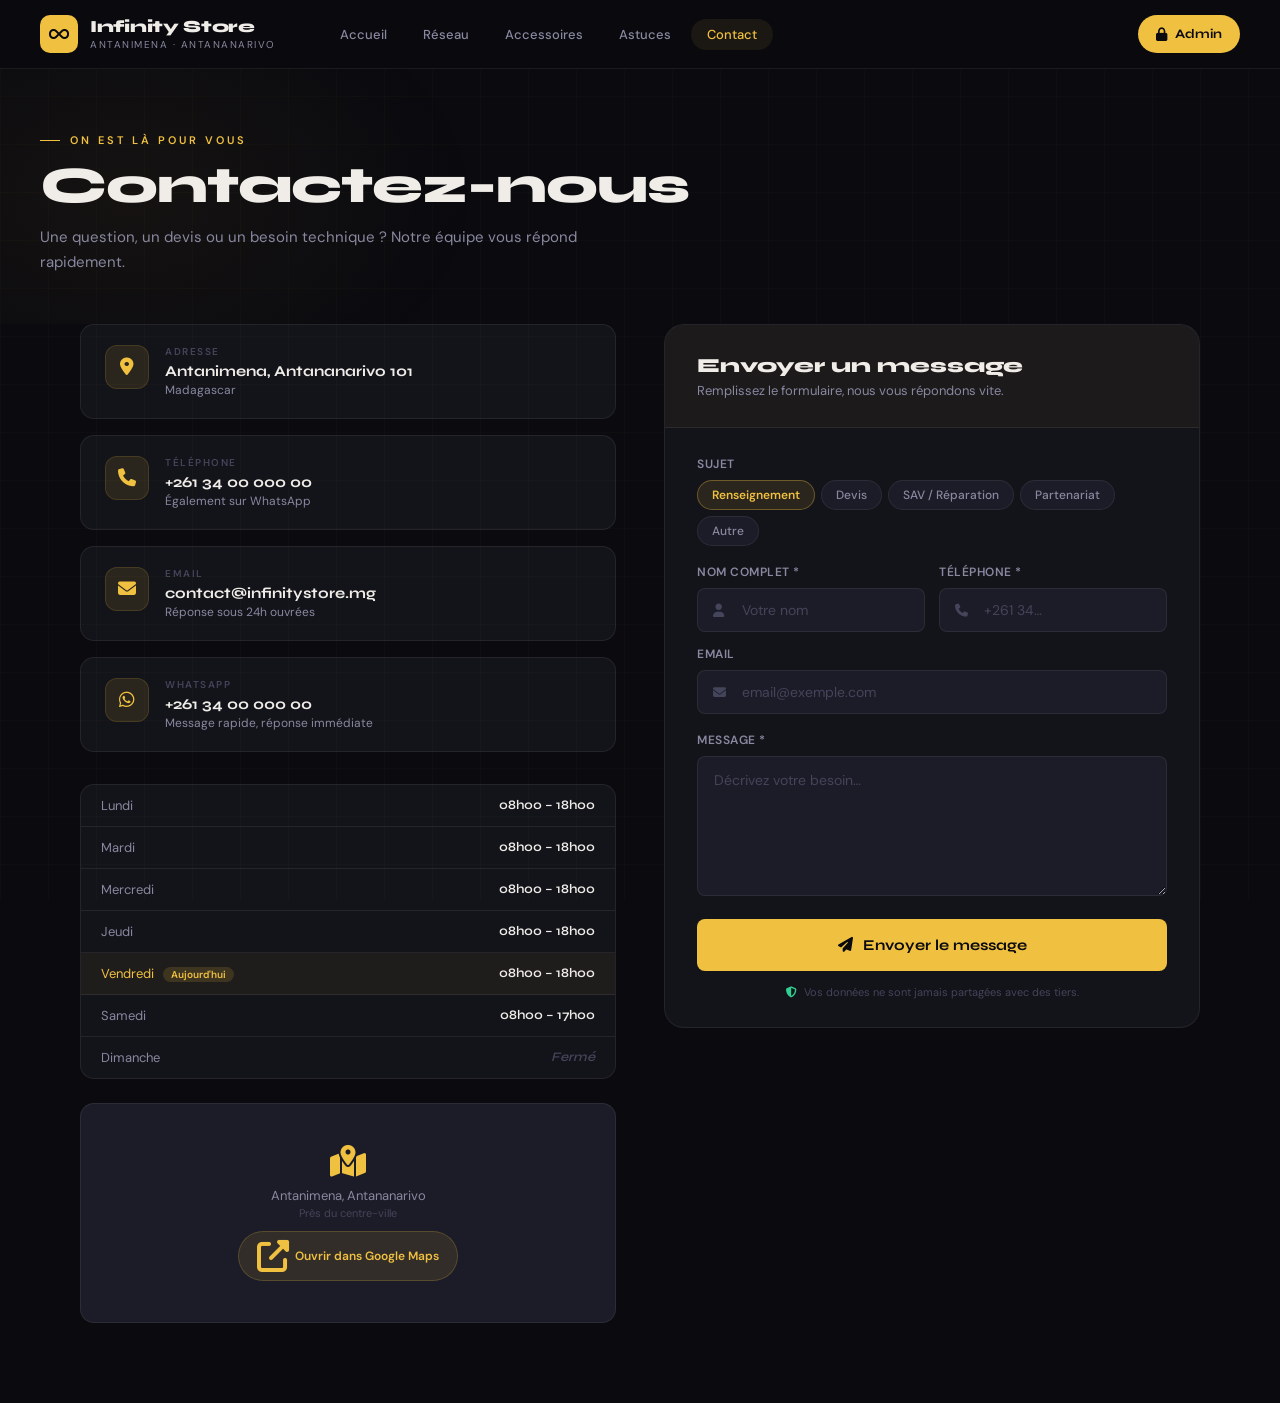
<file: contact.html>
<!DOCTYPE html>
<html lang="fr">
<head>
  <meta charset="UTF-8">
  <meta name="viewport" content="width=device-width, initial-scale=1.0">
  <title>Contact — Infinity Store</title>
  <link rel="stylesheet" href="https://cdnjs.cloudflare.com/ajax/libs/font-awesome/6.4.0/css/all.min.css">
  <link href="https://fonts.googleapis.com/css2?family=Syne:wght@400;600;700;800&family=DM+Sans:ital,wght@0,300;0,400;0,500;1,300&display=swap" rel="stylesheet">
  <link rel="stylesheet" href="assets/shared.css">
  <style>
    .contact-grid {
      max-width: 1200px;
      margin: 0 auto;
      padding: 0 40px 80px;
      display: grid;
      grid-template-columns: 1fr 1fr;
      gap: 48px;
      align-items: start;
    }
    /* Info side */
    .contact-info {}
    .contact-info-title {
      font-family: 'Syne', sans-serif;
      font-size: 26px;
      font-weight: 800;
      color: var(--text);
      margin-bottom: 8px;
    }
    .contact-info-sub { font-size: 14px; color: var(--text-dim); line-height: 1.65; margin-bottom: 32px; }

    .contact-blocks { display: flex; flex-direction: column; gap: 16px; margin-bottom: 32px; }
    .contact-block {
      background: var(--surface);
      border: 1px solid var(--border);
      border-radius: var(--radius);
      padding: 20px 24px;
      display: flex;
      align-items: flex-start;
      gap: 16px;
      transition: border-color 0.2s;
    }
    .contact-block:hover { border-color: rgba(240,192,64,0.25); }
    .contact-block-icon {
      width: 44px;
      height: 44px;
      border-radius: 12px;
      background: rgba(240,192,64,0.1);
      border: 1px solid rgba(240,192,64,0.15);
      display: flex;
      align-items: center;
      justify-content: center;
      font-size: 18px;
      color: var(--accent);
      flex-shrink: 0;
    }
    .contact-block-label {
      font-size: 10px;
      font-weight: 600;
      letter-spacing: 1.5px;
      text-transform: uppercase;
      color: var(--text-faint);
      margin-bottom: 4px;
    }
    .contact-block-val {
      font-family: 'Syne', sans-serif;
      font-size: 15px;
      font-weight: 700;
      color: var(--text);
      margin-bottom: 2px;
    }
    .contact-block-val a { color: inherit; text-decoration: none; transition: color 0.2s; }
    .contact-block-val a:hover { color: var(--accent); }
    .contact-block-sub { font-size: 12px; color: var(--text-dim); }

    .hours-grid {
      background: var(--surface);
      border: 1px solid var(--border);
      border-radius: var(--radius);
      overflow: hidden;
      margin-bottom: 24px;
    }
    .hours-row {
      display: flex;
      align-items: center;
      justify-content: space-between;
      padding: 12px 20px;
      border-bottom: 1px solid var(--border);
      font-size: 13px;
    }
    .hours-row:last-child { border-bottom: none; }
    .hours-day { color: var(--text-dim); }
    .hours-time { font-weight: 600; color: var(--text); font-family: 'Syne', sans-serif; font-size: 13px; }
    .hours-row.today { background: rgba(240,192,64,0.05); }
    .hours-row.today .hours-day { color: var(--accent); }
    .hours-closed { color: var(--text-faint) !important; font-style: italic; }

    .map-embed {
      background: var(--surface2);
      border: 1px solid var(--border);
      border-radius: var(--radius);
      height: 220px;
      overflow: hidden;
      display: flex;
      align-items: center;
      justify-content: center;
      flex-direction: column;
      gap: 10px;
      color: var(--text-dim);
    }
    .map-embed i { font-size: 32px; color: var(--accent); }
    .map-embed p { font-size: 13px; text-align: center; }
    .map-embed a {
      display: inline-flex;
      align-items: center;
      gap: 6px;
      padding: 8px 18px;
      border-radius: 999px;
      background: rgba(240,192,64,0.1);
      border: 1px solid rgba(240,192,64,0.2);
      color: var(--accent);
      font-size: 12px;
      font-weight: 600;
      text-decoration: none;
      transition: all 0.2s;
    }
    .map-embed a:hover { background: rgba(240,192,64,0.2); }

    /* Form side */
    .contact-form-wrap {
      background: var(--surface);
      border: 1px solid var(--border);
      border-radius: 20px;
      overflow: hidden;
      position: sticky;
      top: 88px;
    }
    .form-head {
      padding: 28px 32px;
      border-bottom: 1px solid var(--border);
      background: rgba(240,192,64,0.04);
    }
    .form-head-title {
      font-family: 'Syne', sans-serif;
      font-size: 20px;
      font-weight: 800;
      color: var(--text);
      margin-bottom: 4px;
    }
    .form-head-sub { font-size: 13px; color: var(--text-dim); }
    .form-body { padding: 28px 32px; }

    .form-row { display: grid; grid-template-columns: 1fr 1fr; gap: 14px; }

    .submit-btn {
      width: 100%;
      height: 52px;
      background: var(--accent);
      border: none;
      border-radius: var(--radius-sm);
      font-family: 'Syne', sans-serif;
      font-size: 15px;
      font-weight: 700;
      color: #0a0a0f;
      cursor: pointer;
      transition: all 0.2s;
      display: flex;
      align-items: center;
      justify-content: center;
      gap: 10px;
      margin-top: 4px;
    }
    .submit-btn:hover { background: #ffd060; box-shadow: 0 8px 24px rgba(240,192,64,0.35); }
    .submit-btn:disabled { opacity: 0.6; cursor: not-allowed; }

    .form-success {
      display: none;
      text-align: center;
      padding: 48px 32px;
    }
    .success-circle {
      width: 72px; height: 72px;
      border-radius: 50%;
      background: rgba(48,208,144,0.1);
      border: 1px solid rgba(48,208,144,0.25);
      display: flex; align-items: center; justify-content: center;
      font-size: 28px; color: var(--green);
      margin: 0 auto 20px;
    }
    .success-title { font-family: 'Syne', sans-serif; font-size: 20px; font-weight: 800; color: var(--text); margin-bottom: 8px; }
    .success-desc { font-size: 13px; color: var(--text-dim); line-height: 1.6; }

    /* Sujet chips */
    .sujet-chips { display: flex; gap: 6px; flex-wrap: wrap; }
    .sujet-chip {
      padding: 6px 14px;
      border-radius: 999px;
      border: 1px solid var(--border);
      background: var(--surface2);
      color: var(--text-dim);
      font-size: 12px;
      font-weight: 500;
      cursor: pointer;
      transition: all 0.18s;
    }
    .sujet-chip:hover { border-color: rgba(240,192,64,0.3); color: var(--text); }
    .sujet-chip.active { background: rgba(240,192,64,0.1); border-color: rgba(240,192,64,0.35); color: var(--accent); font-weight: 600; }

    @media (max-width: 900px) {
      .contact-grid { grid-template-columns: 1fr; }
      .contact-form-wrap { position: static; }
    }
    @media (max-width: 640px) {
      .contact-grid { padding: 0 20px 60px; }
      .form-row { grid-template-columns: 1fr; }
      .form-body { padding: 20px; }
      .form-head { padding: 20px; }
    }
  </style>
</head>
<body>

<!-- ══ HEADER ══ -->
<header>
  <div class="header-inner">
    <a href="index.html" class="logo">
      <div class="logo-mark"><i class="fas fa-infinity"></i></div>
      <div>
        <div class="logo-text">Infinity Store</div>
        <span class="logo-sub">Antanimena · Antananarivo</span>
      </div>
    </a>
    <nav class="nav-links" id="navLinks">
      <a href="index.html" class="nav-link">Accueil</a>
      <a href="reseau.html" class="nav-link">Réseau</a>
      <a href="accessoires.html" class="nav-link">Accessoires</a>
      <a href="astuces.html" class="nav-link">Astuces</a>
      <a href="contact.html" class="nav-link active">Contact</a>
    </nav>
    <div class="header-right">
      <button class="btn-admin" onclick="openLoginModal()"><i class="fas fa-lock"></i> Admin</button>
      <button class="nav-burger" id="navBurger" onclick="toggleNav()"><i class="fas fa-bars"></i></button>
    </div>
  </div>
</header>

<!-- ══ PAGE HERO ══ -->
<div class="page-hero">
  <div class="page-hero-inner">
    <div class="page-eyebrow">On est là pour vous</div>
    <h1 class="page-title">Contactez-nous</h1>
    <p class="page-desc">Une question, un devis ou un besoin technique ? Notre équipe vous répond rapidement.</p>
  </div>
</div>

<!-- ══ CONTENT ══ -->
<div class="contact-grid">

  <!-- Info -->
  <div class="contact-info">
    <div class="contact-blocks">
      <div class="contact-block">
        <div class="contact-block-icon"><i class="fas fa-map-marker-alt"></i></div>
        <div>
          <div class="contact-block-label">Adresse</div>
          <div class="contact-block-val">Antanimena, Antananarivo 101</div>
          <div class="contact-block-sub">Madagascar</div>
        </div>
      </div>
      <div class="contact-block">
        <div class="contact-block-icon"><i class="fas fa-phone"></i></div>
        <div>
          <div class="contact-block-label">Téléphone</div>
          <div class="contact-block-val"><a href="tel:+261340000000">+261 34 00 000 00</a></div>
          <div class="contact-block-sub">Également sur WhatsApp</div>
        </div>
      </div>
      <div class="contact-block">
        <div class="contact-block-icon"><i class="fas fa-envelope"></i></div>
        <div>
          <div class="contact-block-label">Email</div>
          <div class="contact-block-val"><a href="mailto:contact@infinitystore.mg">contact@infinitystore.mg</a></div>
          <div class="contact-block-sub">Réponse sous 24h ouvrées</div>
        </div>
      </div>
      <div class="contact-block">
        <div class="contact-block-icon"><i class="fab fa-whatsapp"></i></div>
        <div>
          <div class="contact-block-label">WhatsApp</div>
          <div class="contact-block-val"><a href="https://wa.me/261340000000" target="_blank">+261 34 00 000 00</a></div>
          <div class="contact-block-sub">Message rapide, réponse immédiate</div>
        </div>
      </div>
    </div>

    <!-- Horaires -->
    <div class="hours-grid" id="hoursGrid"></div>

    <!-- Map placeholder -->
    <div class="map-embed">
      <i class="fas fa-map-marked-alt"></i>
      <p>Antanimena, Antananarivo<br><span style="font-size:11px;color:var(--text-faint);">Près du centre-ville</span></p>
      <a href="https://maps.google.com/?q=Antanimena,Antananarivo" target="_blank" rel="noopener">
        <i class="fas fa-external-link-alt"></i> Ouvrir dans Google Maps
      </a>
    </div>
  </div>

  <!-- Form -->
  <div class="contact-form-wrap">
    <div class="form-head">
      <div class="form-head-title">Envoyer un message</div>
      <div class="form-head-sub">Remplissez le formulaire, nous vous répondons vite.</div>
    </div>

    <div class="form-body" id="contactFormBody">
      <div class="form-group">
        <label class="form-label">Sujet</label>
        <div class="sujet-chips">
          <div class="sujet-chip active" onclick="setSujet(this, 'Renseignement')">Renseignement</div>
          <div class="sujet-chip" onclick="setSujet(this, 'Devis')">Devis</div>
          <div class="sujet-chip" onclick="setSujet(this, 'SAV / Réparation')">SAV / Réparation</div>
          <div class="sujet-chip" onclick="setSujet(this, 'Partenariat')">Partenariat</div>
          <div class="sujet-chip" onclick="setSujet(this, 'Autre')">Autre</div>
        </div>
        <input type="hidden" id="contactSujet" value="Renseignement">
      </div>

      <div class="form-row">
        <div class="form-group" style="margin-bottom:0;">
          <label class="form-label">Nom complet *</label>
          <div class="input-wrap">
            <i class="fas fa-user input-icon"></i>
            <input type="text" id="cNom" class="form-input has-icon" placeholder="Votre nom">
          </div>
        </div>
        <div class="form-group" style="margin-bottom:0;">
          <label class="form-label">Téléphone *</label>
          <div class="input-wrap">
            <i class="fas fa-phone input-icon"></i>
            <input type="tel" id="cTel" class="form-input has-icon" placeholder="+261 34…">
          </div>
        </div>
      </div>

      <div class="form-group" style="margin-top:14px;">
        <label class="form-label">Email</label>
        <div class="input-wrap">
          <i class="fas fa-envelope input-icon"></i>
          <input type="email" id="cEmail" class="form-input has-icon" placeholder="email@exemple.com">
        </div>
      </div>

      <div class="form-group">
        <label class="form-label">Message *</label>
        <textarea id="cMessage" class="form-textarea" placeholder="Décrivez votre besoin…" style="min-height:140px;"></textarea>
      </div>

      <div id="cError" class="error-msg" style="display:none;"></div>

      <button class="submit-btn" id="submitBtn" onclick="submitContact()">
        <i class="fas fa-paper-plane"></i> Envoyer le message
      </button>

      <div style="font-size:11px;color:var(--text-faint);text-align:center;margin-top:14px;">
        <i class="fas fa-shield-alt" style="color:var(--green);margin-right:4px;"></i>
        Vos données ne sont jamais partagées avec des tiers.
      </div>
    </div>

    <div class="form-success" id="contactSuccess">
      <div class="success-circle"><i class="fas fa-check"></i></div>
      <div class="success-title">Message envoyé !</div>
      <div class="success-desc">Merci de nous avoir contactés. Nous vous répondrons dans les 24 heures.<br>Vous pouvez également nous appeler directement au <a href="tel:+261340000000" style="color:var(--accent);">+261 34 00 000 00</a>.</div>
      <button onclick="resetContactForm()" style="margin-top:20px;background:var(--surface2);border:1px solid var(--border);border-radius:999px;color:var(--text-dim);padding:10px 24px;font-size:13px;cursor:pointer;">Nouveau message</button>
    </div>
  </div>

</div>

<!-- ══ LOGIN MODAL ══ -->
<div class="modal-overlay" id="loginModal" onclick="closeLoginOnOutside(event)">
  <div class="modal-box" style="max-width:420px;">
    <div style="padding:36px;">
      <div style="display:flex;align-items:center;gap:12px;margin-bottom:28px;">
        <div class="logo-mark" style="width:40px;height:40px;"><i class="fas fa-infinity"></i></div>
        <div>
          <div style="font-family:'Syne',sans-serif;font-size:18px;font-weight:800;color:var(--text);">Admin</div>
          <div style="font-size:12px;color:var(--text-dim);">Infinity Store</div>
        </div>
        <button onclick="closeLoginModal()" style="margin-left:auto;background:none;border:none;color:var(--text-dim);font-size:18px;cursor:pointer;"><i class="fas fa-times"></i></button>
      </div>
      <div id="loginError" class="error-msg" style="display:none;"></div>
      <div class="form-group">
        <label class="form-label">Mot de passe</label>
        <div class="input-wrap">
          <i class="fas fa-lock input-icon"></i>
          <input type="password" id="adminPassword" class="form-input has-icon" placeholder="••••••••" onkeydown="if(event.key==='Enter')doLogin()">
        </div>
      </div>
      <button class="btn-admin" style="width:100%;justify-content:center;height:44px;border-radius:var(--radius-sm);" onclick="doLogin()">
        <i class="fas fa-sign-in-alt"></i> Accéder
      </button>
    </div>
  </div>
</div>

<script src="assets/shared.js"></script>
<script>
  /* ── Horaires ── */
  const jours = ['Dimanche','Lundi','Mardi','Mercredi','Jeudi','Vendredi','Samedi'];
  const horaires = [
    { j:'Lundi',    h:'08h00 – 18h00' },
    { j:'Mardi',    h:'08h00 – 18h00' },
    { j:'Mercredi', h:'08h00 – 18h00' },
    { j:'Jeudi',    h:'08h00 – 18h00' },
    { j:'Vendredi', h:'08h00 – 18h00' },
    { j:'Samedi',   h:'08h00 – 17h00' },
    { j:'Dimanche', h:'Fermé' },
  ];
  const todayName = jours[new Date().getDay()];
  document.getElementById('hoursGrid').innerHTML = horaires.map(h => `
    <div class="hours-row ${h.j === todayName ? 'today' : ''}">
      <span class="hours-day">${h.j} ${h.j === todayName ? '<span style="font-size:10px;background:rgba(240,192,64,0.15);color:var(--accent);padding:1px 8px;border-radius:999px;font-weight:600;margin-left:6px;">Aujourd\'hui</span>' : ''}</span>
      <span class="hours-time ${h.h === 'Fermé' ? 'hours-closed' : ''}">${h.h}</span>
    </div>`).join('');

  /* ── Sujet ── */
  function setSujet(el, val) {
    document.querySelectorAll('.sujet-chip').forEach(c => c.classList.remove('active'));
    el.classList.add('active');
    document.getElementById('contactSujet').value = val;
  }

  /* ── Submit ── */
  async function submitContact() {
    const nom  = document.getElementById('cNom').value.trim();
    const tel  = document.getElementById('cTel').value.trim();
    const email = document.getElementById('cEmail').value.trim();
    const msg  = document.getElementById('cMessage').value.trim();
    const sujet = document.getElementById('contactSujet').value;
    const errEl = document.getElementById('cError');
    errEl.style.display = 'none';
    if (!nom) { errEl.textContent = 'Veuillez indiquer votre nom.'; errEl.style.display='block'; return; }
    if (!tel)  { errEl.textContent = 'Veuillez indiquer votre téléphone.'; errEl.style.display='block'; return; }
    if (!msg)  { errEl.textContent = 'Veuillez écrire un message.'; errEl.style.display='block'; return; }

    const btn = document.getElementById('submitBtn');
    btn.disabled = true;
    btn.innerHTML = '<div class="spinner" style="width:20px;height:20px;border-width:2px;"></div> Envoi…';

    try {
      await sbFetch('messages', {
        method: 'POST',
        body: JSON.stringify({ nom, telephone: tel, email, sujet, message: msg, statut: 'nouveau', created_at: new Date().toISOString() })
      });
    } catch(e) {
      // Même en cas d'erreur DB on montre le succès (on peut logger)
    }

    document.getElementById('contactFormBody').style.display = 'none';
    document.getElementById('contactSuccess').style.display = 'block';
  }

  function resetContactForm() {
    document.getElementById('contactFormBody').style.display = 'block';
    document.getElementById('contactSuccess').style.display = 'none';
    ['cNom','cTel','cEmail','cMessage'].forEach(id => document.getElementById(id).value = '');
    document.getElementById('submitBtn').disabled = false;
    document.getElementById('submitBtn').innerHTML = '<i class="fas fa-paper-plane"></i> Envoyer le message';
  }
</script>
</body>
</html>
</file>
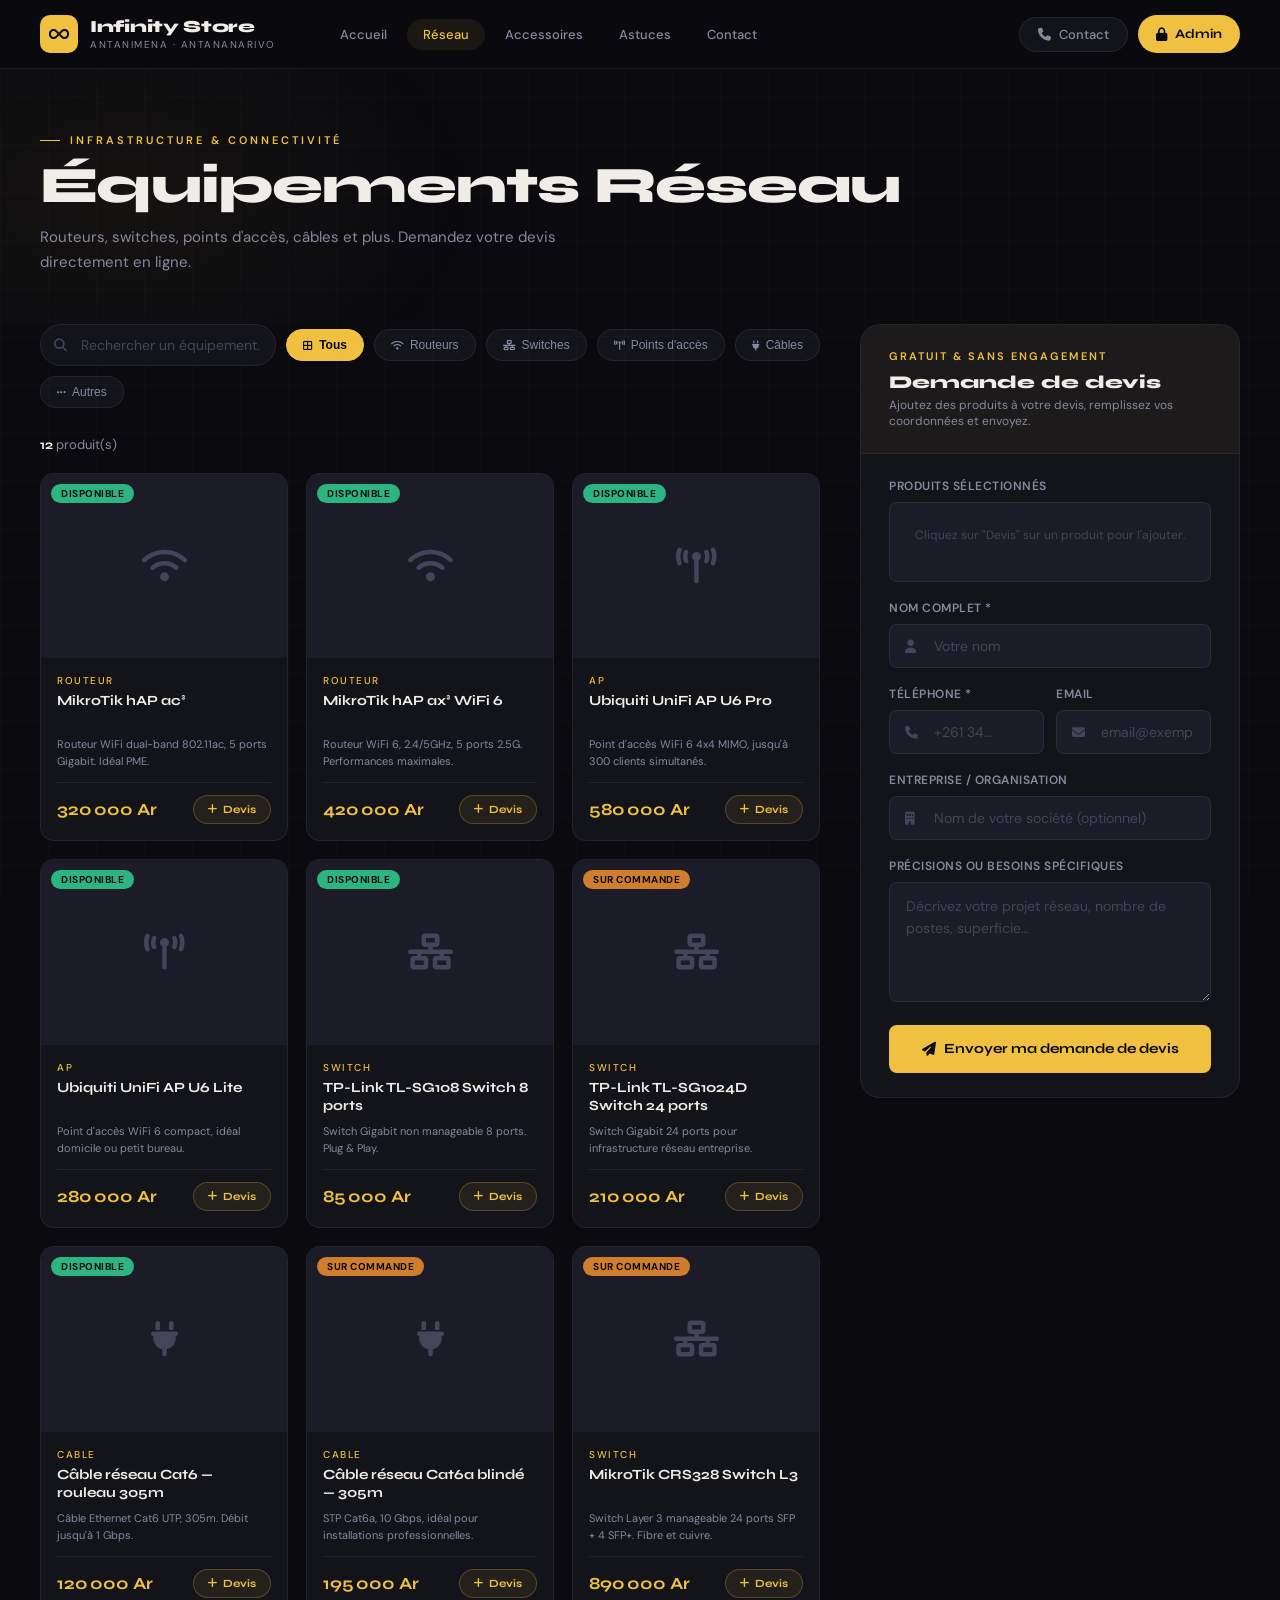
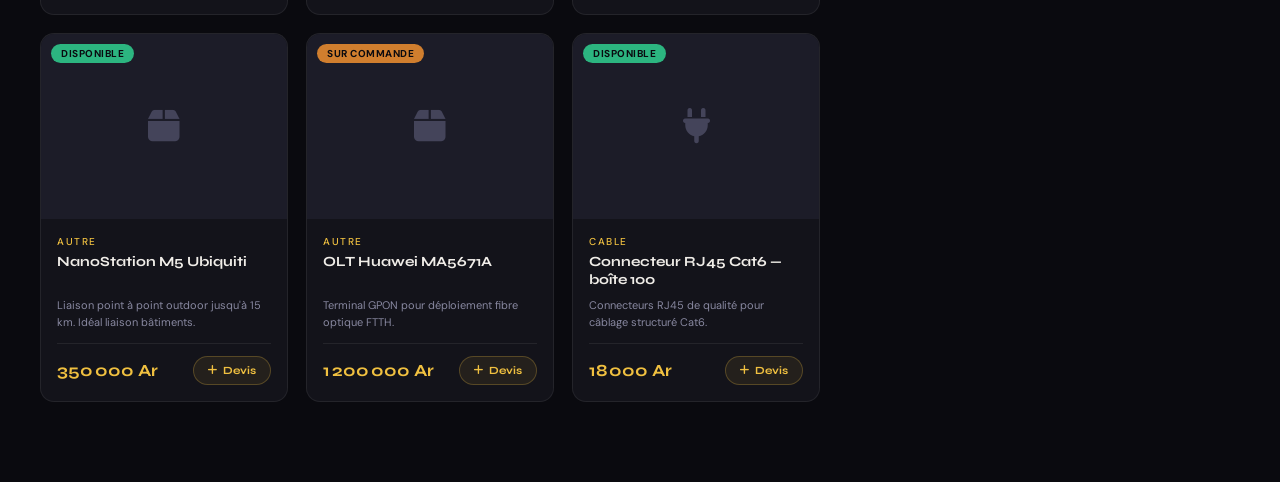
<file: reseau.html>
<!DOCTYPE html>
<html lang="fr">
<head>
  <meta charset="UTF-8">
  <meta name="viewport" content="width=device-width, initial-scale=1.0">
  <title>Équipements Réseau — Infinity Store</title>
  <link rel="stylesheet" href="https://cdnjs.cloudflare.com/ajax/libs/font-awesome/6.4.0/css/all.min.css">
  <link href="https://fonts.googleapis.com/css2?family=Syne:wght@400;600;700;800&family=DM+Sans:ital,wght@0,300;0,400;0,500;1,300&display=swap" rel="stylesheet">
  <link rel="stylesheet" href="assets/shared.css">
  <style>
    /* ── LAYOUT ── */
    .page-content {
      max-width: 1600px;
      margin: 0 auto;
      padding: 0 40px 80px;
      display: grid;
      grid-template-columns: 1fr 380px;
      gap: 40px;
      align-items: start;
    }

    /* ── FILTER BAR ── */
    .filter-bar {
      display: flex;
      gap: 10px;
      flex-wrap: wrap;
      align-items: center;
      margin-bottom: 28px;
    }
    .filter-search {
      flex: 1;
      min-width: 200px;
      position: relative;
    }
    .filter-search i { position: absolute; left: 14px; top: 50%; transform: translateY(-50%); color: var(--text-faint); font-size: 13px; pointer-events: none; }
    .filter-search input {
      width: 100%;
      height: 42px;
      background: var(--surface);
      border: 1px solid var(--border);
      border-radius: 999px;
      padding: 0 16px 0 40px;
      color: var(--text);
      font-family: 'DM Sans', sans-serif;
      font-size: 14px;
      outline: none;
      transition: border-color 0.2s, box-shadow 0.2s;
    }
    .filter-search input::placeholder { color: var(--text-faint); }
    .filter-search input:focus { border-color: rgba(240,192,64,0.4); box-shadow: 0 0 0 3px rgba(240,192,64,0.07); }

    .filter-pill {
      display: inline-flex;
      align-items: center;
      gap: 6px;
      padding: 8px 16px;
      border-radius: 999px;
      border: 1px solid var(--border);
      background: var(--surface);
      color: var(--text-dim);
      font-size: 12px;
      font-weight: 500;
      cursor: pointer;
      transition: all 0.18s;
      white-space: nowrap;
    }
    .filter-pill:hover { border-color: rgba(240,192,64,0.3); color: var(--text); }
    .filter-pill.active { background: var(--accent); border-color: var(--accent); color: #0a0a0f; font-weight: 600; }

    /* ── PRODUCTS GRID ── */
    .products-grid {
      display: grid;
      grid-template-columns: repeat(3, 1fr);
      gap: 18px;
    }

    .prod-card {
      background: var(--surface);
      border: 1px solid var(--border);
      border-radius: var(--radius);
      overflow: hidden;
      transition: transform 0.22s cubic-bezier(.22,.68,0,1.2), border-color 0.2s, box-shadow 0.22s;
      animation: cardIn 0.3s ease both;
    }
    .prod-card:hover {
      transform: translateY(-4px);
      border-color: rgba(240,192,64,0.25);
      box-shadow: 0 14px 36px rgba(0,0,0,0.45);
    }
    @keyframes cardIn { from { opacity:0; transform:translateY(14px); } to { opacity:1; transform:translateY(0); } }

    .prod-img {
      width: 100%;
      aspect-ratio: 4/3;
      background: var(--surface2);
      display: flex;
      align-items: center;
      justify-content: center;
      overflow: hidden;
      position: relative;
    }
    .prod-img img { width:100%; height:100%; object-fit:cover; transition: transform 0.3s; }
    .prod-card:hover .prod-img img { transform: scale(1.04); }
    .prod-img-icon { color: var(--text-faint); font-size: 36px; }
    .prod-badge {
      position: absolute;
      top: 10px;
      left: 10px;
      padding: 3px 10px;
      border-radius: 999px;
      font-size: 10px;
      font-weight: 700;
      text-transform: uppercase;
      letter-spacing: 0.5px;
    }
    .badge-dispo { background: rgba(48,208,144,0.85); color: #0a0a0f; }
    .badge-commande { background: rgba(240,144,48,0.85); color: #0a0a0f; }
    .badge-rupture { background: rgba(240,80,96,0.85); color: #fff; }

    .prod-body { padding: 16px; }
    .prod-cat { font-size: 10px; font-weight: 500; letter-spacing: 1.5px; text-transform: uppercase; color: var(--accent); margin-bottom: 5px; }
    .prod-name { font-family: 'Syne', sans-serif; font-size: 14px; font-weight: 700; color: var(--text); line-height: 1.3; margin-bottom: 8px; display:-webkit-box; -webkit-line-clamp:2; -webkit-box-orient:vertical; overflow:hidden; min-height:36px; }
    .prod-specs { font-size: 11px; color: var(--text-dim); line-height: 1.55; margin-bottom: 12px; }
    .prod-footer { display:flex; align-items:center; justify-content:space-between; border-top:1px solid var(--border); padding-top:12px; }
    .prod-price { font-family: 'Syne', sans-serif; font-size: 17px; font-weight: 700; color: var(--accent); }
    .prod-devis-btn {
      display: inline-flex;
      align-items: center;
      gap: 6px;
      padding: 7px 14px;
      border-radius: 999px;
      border: 1px solid rgba(240,192,64,0.25);
      background: rgba(240,192,64,0.08);
      color: var(--accent);
      font-family: 'Syne', sans-serif;
      font-size: 11px;
      font-weight: 700;
      cursor: pointer;
      transition: all 0.2s;
    }
    .prod-devis-btn:hover { background: var(--accent); color: #0a0a0f; }

    /* ── SIDEBAR DEVIS ── */
    .devis-panel {
      background: var(--surface);
      border: 1px solid var(--border);
      border-radius: 20px;
      position: sticky;
      top: 88px;
      overflow: hidden;
    }
    .devis-header {
      padding: 24px 28px;
      border-bottom: 1px solid var(--border);
      background: rgba(240,192,64,0.04);
    }
    .devis-header-title {
      font-family: 'Syne', sans-serif;
      font-size: 18px;
      font-weight: 800;
      color: var(--text);
      margin-bottom: 4px;
    }
    .devis-header-sub { font-size: 12px; color: var(--text-dim); }
    .devis-form { padding: 24px 28px; }

    .form-row { display: grid; grid-template-columns: 1fr 1fr; gap: 12px; }

    .devis-items {
      background: var(--surface2);
      border: 1px solid var(--border);
      border-radius: var(--radius-sm);
      padding: 12px;
      min-height: 80px;
      margin-bottom: 4px;
    }
    .devis-item {
      display: flex;
      align-items: center;
      gap: 10px;
      padding: 8px 0;
      border-bottom: 1px solid var(--border);
    }
    .devis-item:last-child { border-bottom: none; }
    .devis-item-name { flex: 1; font-size: 12px; color: var(--text); }
    .devis-item-remove {
      background: none;
      border: none;
      color: var(--text-faint);
      cursor: pointer;
      font-size: 12px;
      padding: 4px;
      transition: color 0.2s;
    }
    .devis-item-remove:hover { color: var(--red); }
    .devis-empty { font-size: 12px; color: var(--text-faint); text-align: center; padding: 12px; }

    .devis-submit {
      width: 100%;
      height: 48px;
      background: var(--accent);
      border: none;
      border-radius: var(--radius-sm);
      font-family: 'Syne', sans-serif;
      font-size: 14px;
      font-weight: 700;
      color: #0a0a0f;
      cursor: pointer;
      transition: all 0.2s;
      display: flex;
      align-items: center;
      justify-content: center;
      gap: 8px;
      margin-top: 16px;
    }
    .devis-submit:hover { background: #ffd060; box-shadow: 0 6px 20px rgba(240,192,64,0.3); }

    .success-panel {
      display: none;
      text-align: center;
      padding: 40px 28px;
    }
    .success-icon {
      width: 64px;
      height: 64px;
      border-radius: 50%;
      background: rgba(48,208,144,0.12);
      border: 1px solid rgba(48,208,144,0.25);
      display: flex;
      align-items: center;
      justify-content: center;
      font-size: 24px;
      color: var(--green);
      margin: 0 auto 20px;
    }

    /* ── RESPONSIVE ── */
    @media (max-width: 1200px) {
      .products-grid { grid-template-columns: repeat(2, 1fr); }
    }
    @media (max-width: 1024px) {
      .page-content { grid-template-columns: 1fr; }
      .devis-panel { position: static; }
    }
    @media (max-width: 640px) {
      .page-content { padding: 0 20px 60px; }
      .products-grid { grid-template-columns: 1fr; }
      .form-row { grid-template-columns: 1fr; }
    }
  </style>
</head>
<body>

<!-- ══ HEADER ══ -->
<header>
  <div class="header-inner">
    <a href="index.html" class="logo">
      <div class="logo-mark"><i class="fas fa-infinity"></i></div>
      <div>
        <div class="logo-text">Infinity Store</div>
        <span class="logo-sub">Antanimena · Antananarivo</span>
      </div>
    </a>
    <nav class="nav-links" id="navLinks">
      <a href="index.html" class="nav-link">Accueil</a>
      <a href="reseau.html" class="nav-link active">Réseau</a>
      <a href="accessoires.html" class="nav-link">Accessoires</a>
      <a href="astuces.html" class="nav-link">Astuces</a>
      <a href="contact.html" class="nav-link">Contact</a>
    </nav>
    <div class="header-right">
      <a href="contact.html" class="header-contact-btn"><i class="fas fa-phone"></i><span>Contact</span></a>
      <button class="btn-admin" onclick="openLoginModal()"><i class="fas fa-lock"></i> Admin</button>
      <button class="nav-burger" id="navBurger" onclick="toggleNav()"><i class="fas fa-bars"></i></button>
    </div>
  </div>
</header>

<!-- ══ PAGE HERO ══ -->
<div class="page-hero">
  <div class="page-hero-inner">
    <div class="page-eyebrow">Infrastructure & connectivité</div>
    <h1 class="page-title">Équipements Réseau</h1>
    <p class="page-desc">Routeurs, switches, points d'accès, câbles et plus. Demandez votre devis directement en ligne.</p>
  </div>
</div>

<!-- ══ CONTENT ══ -->
<div class="page-content">

  <!-- Left: Products -->
  <div>
    <!-- Filters -->
    <div class="filter-bar">
      <div class="filter-search">
        <i class="fas fa-search"></i>
        <input type="text" id="searchInput" placeholder="Rechercher un équipement…" oninput="filterProds()">
      </div>
      <button class="filter-pill active" data-cat="all" onclick="setCat('all',this)"><i class="fas fa-th-large" style="font-size:10px;"></i> Tous</button>
      <button class="filter-pill" data-cat="routeur" onclick="setCat('routeur',this)"><i class="fas fa-wifi" style="font-size:10px;"></i> Routeurs</button>
      <button class="filter-pill" data-cat="switch" onclick="setCat('switch',this)"><i class="fas fa-network-wired" style="font-size:10px;"></i> Switches</button>
      <button class="filter-pill" data-cat="ap" onclick="setCat('ap',this)"><i class="fas fa-broadcast-tower" style="font-size:10px;"></i> Points d'accès</button>
      <button class="filter-pill" data-cat="cable" onclick="setCat('cable',this)"><i class="fas fa-plug" style="font-size:10px;"></i> Câbles</button>
      <button class="filter-pill" data-cat="autre" onclick="setCat('autre',this)"><i class="fas fa-ellipsis-h" style="font-size:10px;"></i> Autres</button>
    </div>

    <div style="display:flex;align-items:center;justify-content:space-between;margin-bottom:20px;">
      <div class="result-count" id="resultCount" style="font-size:13px;color:var(--text-dim);"><strong style="font-family:'Syne',sans-serif;color:var(--text);">0</strong> produit(s)</div>
    </div>

    <div class="products-grid" id="productsGrid">
      <div class="loader-wrap"><div class="spinner"></div><span>Chargement…</span></div>
    </div>
  </div>

  <!-- Right: Devis panel -->
  <div class="devis-panel" id="devisPanel">
    <div class="devis-header">
      <div style="font-size:11px;font-weight:600;letter-spacing:2px;text-transform:uppercase;color:var(--accent);margin-bottom:8px;">Gratuit & sans engagement</div>
      <div class="devis-header-title">Demande de devis</div>
      <div class="devis-header-sub">Ajoutez des produits à votre devis, remplissez vos coordonnées et envoyez.</div>
    </div>

    <div class="devis-form" id="devisForm">
      <!-- Panier devis -->
      <div class="form-group">
        <label class="form-label">Produits sélectionnés</label>
        <div class="devis-items" id="devisItems">
          <div class="devis-empty">Cliquez sur "Devis" sur un produit pour l'ajouter.</div>
        </div>
      </div>

      <div class="form-group">
        <label class="form-label">Nom complet *</label>
        <div class="input-wrap">
          <i class="fas fa-user input-icon"></i>
          <input type="text" class="form-input has-icon" id="devisNom" placeholder="Votre nom">
        </div>
      </div>

      <div class="form-row">
        <div class="form-group" style="margin-bottom:0;">
          <label class="form-label">Téléphone *</label>
          <div class="input-wrap">
            <i class="fas fa-phone input-icon"></i>
            <input type="tel" class="form-input has-icon" id="devisTel" placeholder="+261 34…">
          </div>
        </div>
        <div class="form-group" style="margin-bottom:0;">
          <label class="form-label">Email</label>
          <div class="input-wrap">
            <i class="fas fa-envelope input-icon"></i>
            <input type="email" class="form-input has-icon" id="devisEmail" placeholder="email@exemple.com">
          </div>
        </div>
      </div>

      <div class="form-group" style="margin-top:18px;">
        <label class="form-label">Entreprise / Organisation</label>
        <div class="input-wrap">
          <i class="fas fa-building input-icon"></i>
          <input type="text" class="form-input has-icon" id="devisEntreprise" placeholder="Nom de votre société (optionnel)">
        </div>
      </div>

      <div class="form-group">
        <label class="form-label">Précisions ou besoins spécifiques</label>
        <textarea class="form-textarea" id="devisMessage" placeholder="Décrivez votre projet réseau, nombre de postes, superficie…"></textarea>
      </div>

      <div id="devisError" class="error-msg" style="display:none;"></div>
      <div id="devisSuccess" class="success-msg" style="display:none;"></div>

      <button class="devis-submit" onclick="submitDevis()">
        <i class="fas fa-paper-plane"></i> Envoyer ma demande de devis
      </button>
    </div>

    <div class="success-panel" id="devisSuccessPanel">
      <div class="success-icon"><i class="fas fa-check"></i></div>
      <div style="font-family:'Syne',sans-serif;font-size:18px;font-weight:800;color:var(--text);margin-bottom:8px;">Demande envoyée !</div>
      <p style="font-size:13px;color:var(--text-dim);line-height:1.6;">
        Nous avons bien reçu votre demande de devis. Notre équipe vous contactera dans les 24 heures.
      </p>
      <button onclick="resetDevis()" style="margin-top:20px;background:var(--surface2);border:1px solid var(--border);border-radius:999px;color:var(--text-dim);padding:10px 24px;font-size:13px;cursor:pointer;">
        Nouvelle demande
      </button>
    </div>
  </div>

</div>

<!-- ══ LOGIN MODAL ══ -->
<div class="modal-overlay" id="loginModal" onclick="closeLoginOnOutside(event)">
  <div class="modal-box" style="max-width:420px;">
    <div style="padding:36px;">
      <div style="display:flex;align-items:center;gap:12px;margin-bottom:28px;">
        <div class="logo-mark" style="width:40px;height:40px;"><i class="fas fa-infinity"></i></div>
        <div>
          <div style="font-family:'Syne',sans-serif;font-size:18px;font-weight:800;color:var(--text);">Admin Panel</div>
          <div style="font-size:12px;color:var(--text-dim);">Infinity Store</div>
        </div>
        <button onclick="closeLoginModal()" style="margin-left:auto;background:none;border:none;color:var(--text-dim);font-size:18px;cursor:pointer;"><i class="fas fa-times"></i></button>
      </div>
      <div id="loginError" class="error-msg" style="display:none;"></div>
      <div class="form-group">
        <label class="form-label">Mot de passe admin</label>
        <div class="input-wrap">
          <i class="fas fa-lock input-icon"></i>
          <input type="password" id="adminPassword" class="form-input has-icon" placeholder="••••••••" onkeydown="if(event.key==='Enter')doLogin()">
        </div>
      </div>
      <button class="btn-admin" style="width:100%;justify-content:center;height:44px;border-radius:var(--radius-sm);" onclick="doLogin()">
        <i class="fas fa-sign-in-alt"></i> Accéder
      </button>
    </div>
  </div>
</div>

<script src="assets/shared.js"></script>
<script>
let allProds = [];
let activeCategory = 'all';
let devisItems = [];

async function loadProds() {
  try {
    const data = await sbFetch('produits_reseau?order=created_at.desc&select=*');
    allProds = data || [];
  } catch(e) {
    allProds = DEMO_RESEAU;
  }
  filterProds();
}

function setCat(cat, el) {
  activeCategory = cat;
  document.querySelectorAll('.filter-pill').forEach(b => b.classList.remove('active'));
  if (el) el.classList.add('active');
  filterProds();
}

function filterProds() {
  const q = (document.getElementById('searchInput').value || '').toLowerCase();
  let list = allProds.filter(p => {
    const matchCat = activeCategory === 'all' || p.categorie === activeCategory;
    if (!matchCat) return false;
    if (!q) return true;
    return (p.nom||'').toLowerCase().includes(q) || (p.description||'').toLowerCase().includes(q);
  });
  renderProds(list);
  document.getElementById('resultCount').innerHTML = `<strong style="font-family:'Syne',sans-serif;color:var(--text);">${list.length}</strong> produit(s)`;
}

function renderProds(list) {
  const grid = document.getElementById('productsGrid');
  if (!list.length) {
    grid.innerHTML = `<div class="loader-wrap" style="grid-column:1/-1;"><i class="fas fa-box-open" style="font-size:36px;color:var(--text-faint);margin-bottom:12px;"></i><span>Aucun produit trouvé</span></div>`;
    return;
  }
  const catIcons = { routeur:'fas fa-wifi', switch:'fas fa-network-wired', ap:'fas fa-broadcast-tower', cable:'fas fa-plug', autre:'fas fa-box' };
  grid.innerHTML = list.map((p, i) => {
    const icon = catIcons[p.categorie] || 'fas fa-box';
    const statusClass = { disponible:'badge-dispo', commande:'badge-commande', rupture:'badge-rupture' }[p.statut] || 'badge-dispo';
    const statusLabel = { disponible:'Disponible', commande:'Sur commande', rupture:'Rupture' }[p.statut] || 'Disponible';
    return `
    <div class="prod-card" style="animation-delay:${i*0.04}s">
      <div class="prod-img">
        ${p.image_url
          ? `<img src="${esc(p.image_url)}" alt="${esc(p.nom)}" loading="lazy">`
          : `<div class="prod-img-icon"><i class="${icon}"></i></div>`}
        <span class="prod-badge ${statusClass}">${statusLabel}</span>
      </div>
      <div class="prod-body">
        <div class="prod-cat">${esc(p.categorie||'réseau')}</div>
        <div class="prod-name">${esc(p.nom)}</div>
        <div class="prod-specs">${esc(p.description||'')}</div>
        <div class="prod-footer">
          <div class="prod-price">${p.prix ? formatPrice(p.prix) : 'Prix sur devis'}</div>
          <button class="prod-devis-btn" onclick="addToDevis(${JSON.stringify(p.nom).replace(/"/g,'&quot;')})">
            <i class="fas fa-plus"></i> Devis
          </button>
        </div>
      </div>
    </div>`;
  }).join('');
}

/* ── Devis cart ── */
function addToDevis(nom) {
  if (devisItems.includes(nom)) { showToast('Déjà dans le devis', 'fas fa-info-circle'); return; }
  devisItems.push(nom);
  renderDevisItems();
  showToast(`Ajouté : ${nom}`);
  // Scroll to devis on mobile
  if (window.innerWidth < 1024) document.getElementById('devisPanel').scrollIntoView({ behavior: 'smooth', block: 'start' });
}

function removeFromDevis(i) {
  devisItems.splice(i, 1);
  renderDevisItems();
}

function renderDevisItems() {
  const el = document.getElementById('devisItems');
  if (!devisItems.length) {
    el.innerHTML = '<div class="devis-empty">Cliquez sur "Devis" sur un produit pour l\'ajouter.</div>';
    return;
  }
  el.innerHTML = devisItems.map((nom, i) => `
    <div class="devis-item">
      <i class="fas fa-check-circle" style="color:var(--green);font-size:12px;"></i>
      <div class="devis-item-name">${esc(nom)}</div>
      <button class="devis-item-remove" onclick="removeFromDevis(${i})"><i class="fas fa-times"></i></button>
    </div>`).join('');
}

/* ── Submit ── */
async function submitDevis() {
  const nom   = document.getElementById('devisNom').value.trim();
  const tel   = document.getElementById('devisTel').value.trim();
  const email = document.getElementById('devisEmail').value.trim();
  const ent   = document.getElementById('devisEntreprise').value.trim();
  const msg   = document.getElementById('devisMessage').value.trim();
  const errEl = document.getElementById('devisError');

  errEl.style.display = 'none';
  if (!nom) { errEl.textContent = 'Veuillez indiquer votre nom.'; errEl.style.display='block'; return; }
  if (!tel)  { errEl.textContent = 'Veuillez indiquer votre téléphone.'; errEl.style.display='block'; return; }

  const btn = document.querySelector('.devis-submit');
  btn.disabled = true;
  btn.innerHTML = '<div class="spinner" style="width:20px;height:20px;border-width:2px;"></div> Envoi…';

  try {
    await sbFetch('devis', {
      method: 'POST',
      body: JSON.stringify({
        nom, telephone: tel, email, entreprise: ent, message: msg,
        produits: devisItems.join(', '),
        statut: 'nouveau',
        created_at: new Date().toISOString()
      })
    });
    document.getElementById('devisForm').style.display = 'none';
    document.getElementById('devisSuccessPanel').style.display = 'block';
    devisItems = [];
  } catch(e) {
    errEl.textContent = 'Erreur lors de l\'envoi. Veuillez réessayer ou nous appeler directement.';
    errEl.style.display = 'block';
    btn.disabled = false;
    btn.innerHTML = '<i class="fas fa-paper-plane"></i> Envoyer ma demande de devis';
  }
}

function resetDevis() {
  document.getElementById('devisForm').style.display = 'block';
  document.getElementById('devisSuccessPanel').style.display = 'none';
  document.getElementById('devisNom').value = '';
  document.getElementById('devisTel').value = '';
  document.getElementById('devisEmail').value = '';
  document.getElementById('devisEntreprise').value = '';
  document.getElementById('devisMessage').value = '';
  document.querySelector('.devis-submit').disabled = false;
  document.querySelector('.devis-submit').innerHTML = '<i class="fas fa-paper-plane"></i> Envoyer ma demande de devis';
  renderDevisItems();
}

/* ── Demo data ── */
const DEMO_RESEAU = [
  { id:1, nom:'MikroTik hAP ac³', categorie:'routeur', description:'Routeur WiFi dual-band 802.11ac, 5 ports Gigabit. Idéal PME.', prix:320000, statut:'disponible' },
  { id:2, nom:'MikroTik hAP ax³ WiFi 6', categorie:'routeur', description:'Routeur WiFi 6, 2.4/5GHz, 5 ports 2.5G. Performances maximales.', prix:420000, statut:'disponible' },
  { id:3, nom:'Ubiquiti UniFi AP U6 Pro', categorie:'ap', description:'Point d\'accès WiFi 6 4x4 MIMO, jusqu\'à 300 clients simultanés.', prix:580000, statut:'disponible' },
  { id:4, nom:'Ubiquiti UniFi AP U6 Lite', categorie:'ap', description:'Point d\'accès WiFi 6 compact, idéal domicile ou petit bureau.', prix:280000, statut:'disponible' },
  { id:5, nom:'TP-Link TL-SG108 Switch 8 ports', categorie:'switch', description:'Switch Gigabit non manageable 8 ports. Plug & Play.', prix:85000, statut:'disponible' },
  { id:6, nom:'TP-Link TL-SG1024D Switch 24 ports', categorie:'switch', description:'Switch Gigabit 24 ports pour infrastructure réseau entreprise.', prix:210000, statut:'commande' },
  { id:7, nom:'Câble réseau Cat6 — rouleau 305m', categorie:'cable', description:'Câble Ethernet Cat6 UTP, 305m. Débit jusqu\'à 1 Gbps.', prix:120000, statut:'disponible' },
  { id:8, nom:'Câble réseau Cat6a blindé — 305m', categorie:'cable', description:'STP Cat6a, 10 Gbps, idéal pour installations professionnelles.', prix:195000, statut:'commande' },
  { id:9, nom:'MikroTik CRS328 Switch L3', categorie:'switch', description:'Switch Layer 3 manageable 24 ports SFP + 4 SFP+. Fibre et cuivre.', prix:890000, statut:'commande' },
  { id:10, nom:'NanoStation M5 Ubiquiti', categorie:'autre', description:'Liaison point à point outdoor jusqu\'à 15 km. Idéal liaison bâtiments.', prix:350000, statut:'disponible' },
  { id:11, nom:'OLT Huawei MA5671A', categorie:'autre', description:'Terminal GPON pour déploiement fibre optique FTTH.', prix:1200000, statut:'commande' },
  { id:12, nom:'Connecteur RJ45 Cat6 — boîte 100', categorie:'cable', description:'Connecteurs RJ45 de qualité pour câblage structuré Cat6.', prix:18000, statut:'disponible' },
];

loadProds();
</script>
</body>
</html>
</file>
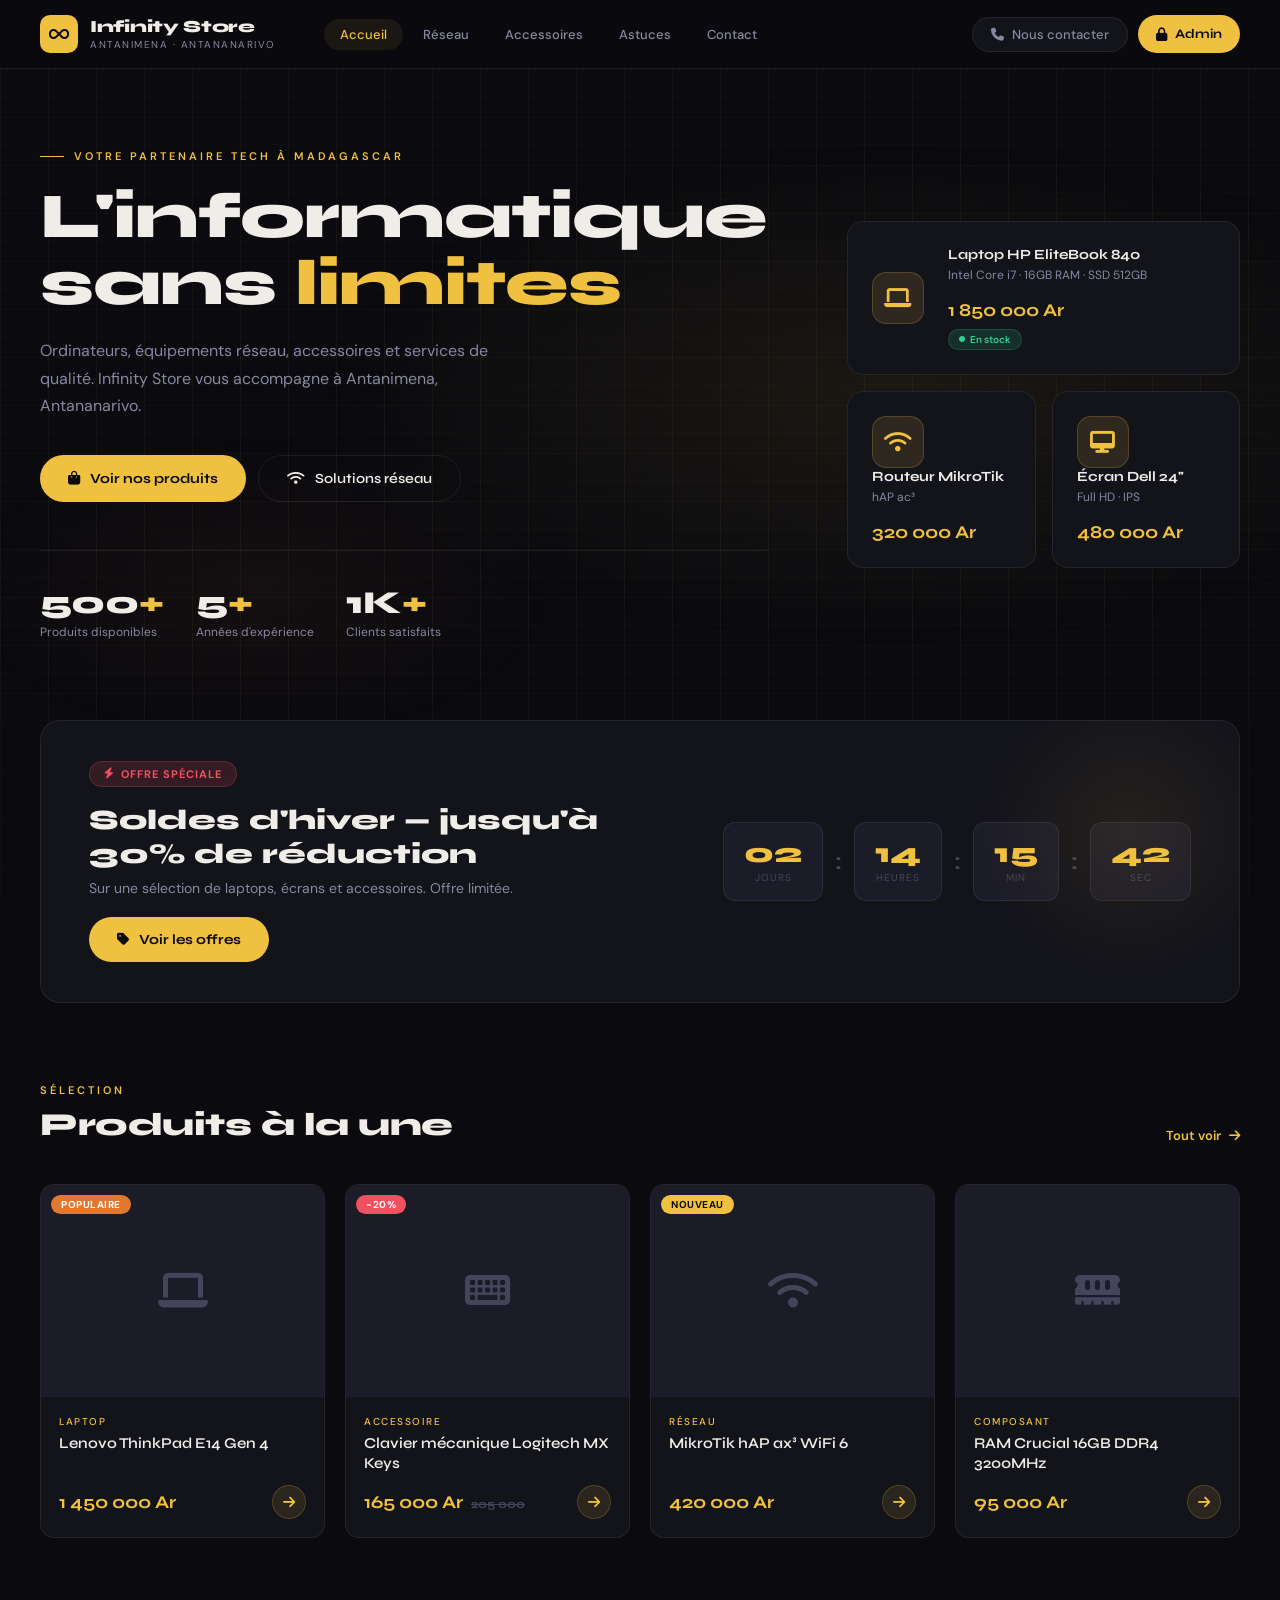
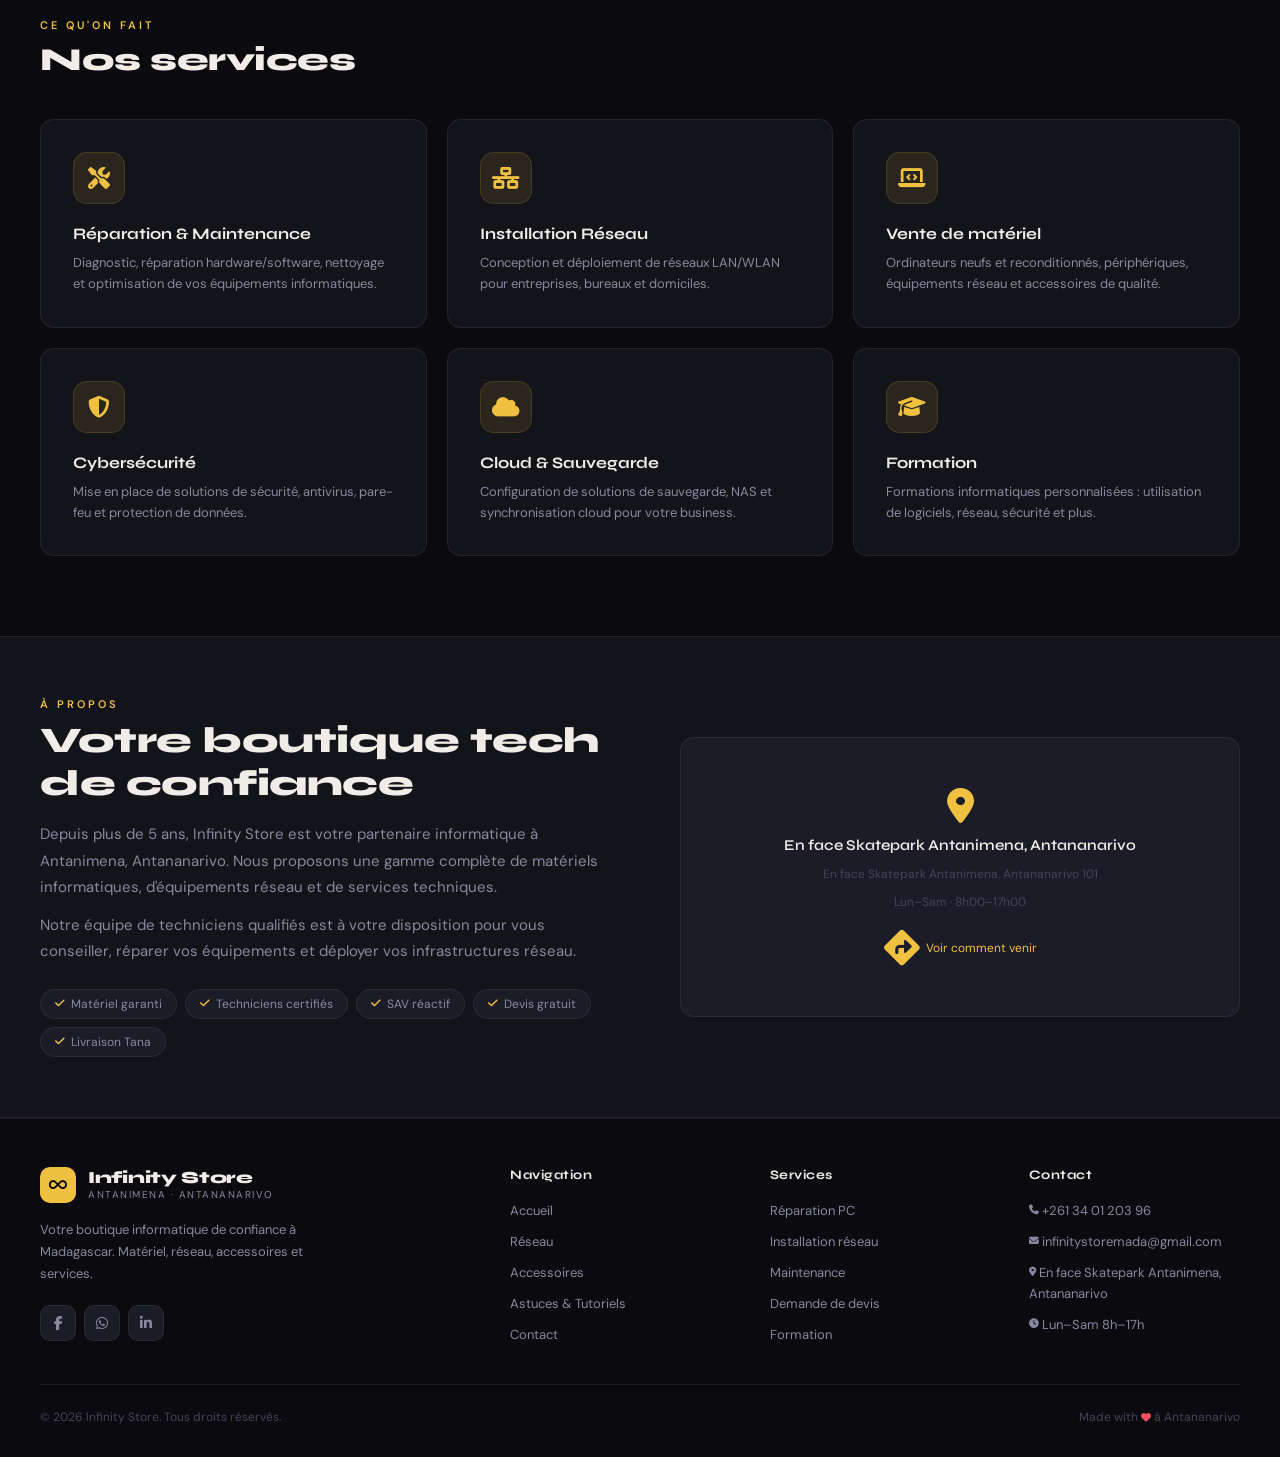
<file: admin/dashboard.html>
<!DOCTYPE html>
<html lang="fr">
<head>
  <meta charset="UTF-8">
  <meta name="viewport" content="width=device-width, initial-scale=1.0">
  <title>Admin — Infinity Store</title>
  <link rel="stylesheet" href="https://cdnjs.cloudflare.com/ajax/libs/font-awesome/6.4.0/css/all.min.css">
  <link href="https://fonts.googleapis.com/css2?family=Syne:wght@400;600;700;800&family=DM+Sans:ital,wght@0,300;0,400;0,500;1,300&display=swap" rel="stylesheet">
  <link rel="stylesheet" href="../assets/shared.css">
  <style>
    /* ── ADMIN LAYOUT ── */
    .admin-wrap { display: flex; min-height: 100vh; }

    /* Sidebar */
    .admin-sidebar {
      width: 240px;
      background: var(--surface);
      border-right: 1px solid var(--border);
      display: flex;
      flex-direction: column;
      position: fixed;
      top: 0;
      left: 0;
      bottom: 0;
      z-index: 100;
      transition: transform 0.25s;
    }
    .sidebar-logo {
      padding: 22px 20px 18px;
      border-bottom: 1px solid var(--border);
      display: flex;
      align-items: center;
      gap: 12px;
    }
    .sidebar-logo .logo-text { font-size: 15px; }
    .sidebar-admin-badge {
      display: inline-block;
      padding: 2px 8px;
      background: rgba(240,192,64,0.12);
      border: 1px solid rgba(240,192,64,0.2);
      border-radius: 999px;
      font-size: 10px;
      font-weight: 600;
      color: var(--accent);
      letter-spacing: 1px;
      text-transform: uppercase;
      margin-top: 3px;
    }
    .sidebar-nav {
      flex: 1;
      padding: 16px 12px;
      display: flex;
      flex-direction: column;
      gap: 2px;
      overflow-y: auto;
    }
    .sidebar-section-label {
      font-size: 10px;
      font-weight: 600;
      letter-spacing: 2px;
      text-transform: uppercase;
      color: var(--text-faint);
      padding: 12px 8px 6px;
    }
    .sidebar-link {
      display: flex;
      align-items: center;
      gap: 12px;
      padding: 10px 12px;
      border-radius: 10px;
      font-size: 13px;
      font-weight: 500;
      color: var(--text-dim);
      text-decoration: none;
      cursor: pointer;
      transition: all 0.18s;
      border: none;
      background: none;
      width: 100%;
      text-align: left;
    }
    .sidebar-link:hover { background: var(--surface2); color: var(--text); }
    .sidebar-link.active { background: rgba(240,192,64,0.1); color: var(--accent); font-weight: 600; }
    .sidebar-link i { width: 18px; text-align: center; font-size: 14px; }
    .sidebar-link .badge {
      margin-left: auto;
      background: var(--accent);
      color: #0a0a0f;
      font-size: 10px;
      font-weight: 700;
      padding: 2px 7px;
      border-radius: 999px;
      min-width: 20px;
      text-align: center;
    }
    .sidebar-bottom {
      padding: 16px 12px;
      border-top: 1px solid var(--border);
    }
    .sidebar-user {
      display: flex;
      align-items: center;
      gap: 10px;
      padding: 10px 12px;
      border-radius: 10px;
      background: var(--surface2);
      margin-bottom: 8px;
    }
    .sidebar-avatar {
      width: 34px;
      height: 34px;
      border-radius: 50%;
      background: var(--accent);
      display: flex;
      align-items: center;
      justify-content: center;
      font-family: 'Syne', sans-serif;
      font-size: 14px;
      font-weight: 800;
      color: #0a0a0f;
    }
    .sidebar-user-name { font-family: 'Syne', sans-serif; font-size: 13px; font-weight: 700; color: var(--text); }
    .sidebar-user-role { font-size: 11px; color: var(--text-faint); }

    /* Main */
    .admin-main {
      margin-left: 240px;
      flex: 1;
      display: flex;
      flex-direction: column;
      min-height: 100vh;
    }
    .admin-topbar {
      position: sticky;
      top: 0;
      background: rgba(10,10,15,0.9);
      backdrop-filter: blur(16px);
      border-bottom: 1px solid var(--border);
      padding: 0 32px;
      height: 60px;
      display: flex;
      align-items: center;
      gap: 16px;
      z-index: 50;
    }
    .topbar-title {
      font-family: 'Syne', sans-serif;
      font-size: 16px;
      font-weight: 700;
      color: var(--text);
    }
    .topbar-actions { margin-left: auto; display: flex; gap: 8px; align-items: center; }
    .topbar-btn {
      display: inline-flex;
      align-items: center;
      gap: 7px;
      padding: 7px 16px;
      border-radius: 999px;
      font-family: 'Syne', sans-serif;
      font-size: 12px;
      font-weight: 700;
      border: none;
      cursor: pointer;
      transition: all 0.2s;
    }
    .topbar-btn-primary { background: var(--accent); color: #0a0a0f; }
    .topbar-btn-primary:hover { background: #ffd060; }
    .topbar-btn-ghost { background: var(--surface); border: 1px solid var(--border); color: var(--text-dim); }
    .topbar-btn-ghost:hover { color: var(--text); border-color: rgba(240,192,64,0.3); }

    .admin-content { padding: 32px; flex: 1; }

    /* ── TABS ── */
    .admin-tabs {
      display: flex;
      gap: 4px;
      margin-bottom: 28px;
      border-bottom: 1px solid var(--border);
      padding-bottom: 0;
    }
    .admin-tab {
      display: inline-flex;
      align-items: center;
      gap: 8px;
      padding: 10px 18px;
      font-family: 'Syne', sans-serif;
      font-size: 13px;
      font-weight: 600;
      color: var(--text-dim);
      cursor: pointer;
      border: none;
      background: none;
      border-bottom: 2px solid transparent;
      margin-bottom: -1px;
      transition: all 0.18s;
    }
    .admin-tab:hover { color: var(--text); }
    .admin-tab.active { color: var(--accent); border-bottom-color: var(--accent); }
    .tab-panel { display: none; animation: fadeIn 0.2s ease; }
    .tab-panel.active { display: block; }
    @keyframes fadeIn { from { opacity:0; transform:translateY(6px); } to { opacity:1; transform:translateY(0); } }

    /* ── STAT CARDS ── */
    .stats-row {
      display: grid;
      grid-template-columns: repeat(4, 1fr);
      gap: 16px;
      margin-bottom: 32px;
    }
    .stat-card {
      background: var(--surface);
      border: 1px solid var(--border);
      border-radius: var(--radius);
      padding: 20px 22px;
    }
    .stat-label { font-size: 11px; font-weight: 600; letter-spacing: 1.5px; text-transform: uppercase; color: var(--text-faint); margin-bottom: 10px; }
    .stat-val { font-family: 'Syne', sans-serif; font-size: 32px; font-weight: 800; color: var(--text); line-height: 1; margin-bottom: 6px; }
    .stat-val span { color: var(--accent); }
    .stat-delta { font-size: 12px; color: var(--green); display: flex; align-items: center; gap: 4px; }
    .stat-delta.down { color: var(--red); }

    /* ── TOOLBAR ── */
    .section-toolbar {
      display: flex;
      align-items: center;
      gap: 10px;
      margin-bottom: 20px;
      flex-wrap: wrap;
    }
    .toolbar-search {
      flex: 1;
      min-width: 180px;
      position: relative;
    }
    .toolbar-search i { position:absolute; left:12px; top:50%; transform:translateY(-50%); color:var(--text-faint); font-size:12px; pointer-events:none; }
    .toolbar-search input {
      width: 100%;
      height: 38px;
      background: var(--surface2);
      border: 1px solid var(--border);
      border-radius: 999px;
      padding: 0 14px 0 36px;
      color: var(--text);
      font-family: 'DM Sans', sans-serif;
      font-size: 13px;
      outline: none;
      transition: border-color 0.2s;
    }
    .toolbar-search input::placeholder { color: var(--text-faint); }
    .toolbar-search input:focus { border-color: rgba(240,192,64,0.4); }

    .toolbar-select {
      height: 38px;
      background: var(--surface2);
      border: 1px solid var(--border);
      border-radius: 999px;
      padding: 0 16px;
      color: var(--text-dim);
      font-family: 'DM Sans', sans-serif;
      font-size: 12px;
      outline: none;
      cursor: pointer;
    }

    /* ── DATA TABLE ── */
    .data-table {
      width: 100%;
      border-collapse: collapse;
      background: var(--surface);
      border: 1px solid var(--border);
      border-radius: var(--radius);
      overflow: hidden;
    }
    .data-table thead tr {
      background: var(--surface2);
      border-bottom: 1px solid var(--border);
    }
    .data-table th {
      padding: 12px 16px;
      text-align: left;
      font-size: 11px;
      font-weight: 600;
      letter-spacing: 1px;
      text-transform: uppercase;
      color: var(--text-faint);
    }
    .data-table td {
      padding: 14px 16px;
      border-bottom: 1px solid var(--border);
      font-size: 13px;
      color: var(--text-dim);
      vertical-align: middle;
    }
    .data-table tr:last-child td { border-bottom: none; }
    .data-table tr:hover td { background: rgba(240,192,64,0.02); }
    .data-table .td-name { font-weight: 600; color: var(--text); max-width: 200px; }
    .data-table .td-price { font-family: 'Syne', sans-serif; font-size: 14px; font-weight: 700; color: var(--accent); }

    .status-pill {
      display: inline-flex;
      align-items: center;
      gap: 5px;
      padding: 3px 10px;
      border-radius: 999px;
      font-size: 11px;
      font-weight: 600;
    }
    .pill-ok  { background: rgba(48,208,144,0.12); color: var(--green); border:1px solid rgba(48,208,144,0.2); }
    .pill-warn { background: rgba(240,144,48,0.12); color: var(--orange); border:1px solid rgba(240,144,48,0.2); }
    .pill-err { background: rgba(240,80,96,0.12); color: var(--red); border:1px solid rgba(240,80,96,0.2); }
    .pill-new { background: rgba(240,192,64,0.12); color: var(--accent); border:1px solid rgba(240,192,64,0.2); }

    .action-btns { display: flex; gap: 6px; }
    .action-btn {
      width: 30px;
      height: 30px;
      border-radius: 8px;
      border: 1px solid var(--border);
      background: var(--surface2);
      color: var(--text-dim);
      font-size: 12px;
      cursor: pointer;
      display: flex;
      align-items: center;
      justify-content: center;
      transition: all 0.18s;
    }
    .action-btn:hover { border-color: rgba(240,192,64,0.3); color: var(--accent); }
    .action-btn.del:hover { border-color: rgba(240,80,96,0.3); color: var(--red); }

    /* ── MODAL FORM ── */
    .modal-form-title {
      font-family: 'Syne', sans-serif;
      font-size: 18px;
      font-weight: 800;
      color: var(--text);
      padding: 24px 28px 0;
      display: flex;
      align-items: center;
      justify-content: space-between;
    }

    /* ── IMAGE DROPZONE ── */
    .img-dropzone {
      border: 1.5px dashed var(--border);
      border-radius: var(--radius-sm);
      padding: 28px 16px;
      text-align: center;
      cursor: pointer;
      transition: all 0.2s;
      background: var(--surface2);
    }
    .img-dropzone:hover, .img-dropzone.dragover {
      border-color: rgba(240,192,64,0.4);
      background: rgba(240,192,64,0.04);
    }

    /* ── UNE CHECKBOX ── */
    #pUneCheck.checked {
      background: var(--accent);
      border-color: var(--accent);
    }
    #pUneCheck.checked::after {
      content: '\f00c';
      font-family: 'Font Awesome 6 Free';
      font-weight: 900;
    }
    .modal-form-body { padding: 20px 28px 28px; }
    .form-grid-2 { display: grid; grid-template-columns: 1fr 1fr; gap: 14px; }
    .form-grid-3 { display: grid; grid-template-columns: 1fr 1fr 1fr; gap: 14px; }

    .submit-row {
      display: flex;
      gap: 10px;
      justify-content: flex-end;
      margin-top: 20px;
    }

    .btn-save {
      display: inline-flex;
      align-items: center;
      gap: 8px;
      padding: 10px 22px;
      background: var(--accent);
      color: #0a0a0f;
      border: none;
      border-radius: var(--radius-sm);
      font-family: 'Syne', sans-serif;
      font-size: 13px;
      font-weight: 700;
      cursor: pointer;
      transition: all 0.2s;
    }
    .btn-save:hover { background: #ffd060; }
    .btn-cancel {
      display: inline-flex;
      align-items: center;
      gap: 8px;
      padding: 10px 22px;
      background: var(--surface2);
      color: var(--text-dim);
      border: 1px solid var(--border);
      border-radius: var(--radius-sm);
      font-family: 'Syne', sans-serif;
      font-size: 13px;
      font-weight: 600;
      cursor: pointer;
      transition: all 0.2s;
    }
    .btn-cancel:hover { color: var(--text); }

    /* ── EMPTY ── */
    .empty-table {
      padding: 48px 20px;
      text-align: center;
      color: var(--text-faint);
    }
    .empty-table i { font-size: 36px; margin-bottom: 12px; display: block; }
    .empty-table p { font-size: 13px; }

    /* ── CONFIRM MODAL ── */
    .confirm-modal { max-width: 360px; padding: 28px; text-align: center; }
    .confirm-icon { font-size: 40px; margin-bottom: 12px; }
    .confirm-title { font-family: 'Syne', sans-serif; font-size: 17px; font-weight: 800; color: var(--text); margin-bottom: 6px; }
    .confirm-desc { font-size: 13px; color: var(--text-dim); margin-bottom: 20px; }
    .confirm-btns { display: flex; gap: 10px; justify-content: center; }
    .btn-danger { background: var(--red); color: #fff; border: none; border-radius: var(--radius-sm); padding: 10px 22px; font-family: 'Syne', sans-serif; font-size: 13px; font-weight: 700; cursor: pointer; }

    /* ── MOBILE ── */
    .mobile-toggle {
      display: none;
      position: fixed;
      bottom: 20px;
      left: 20px;
      width: 48px; height: 48px;
      border-radius: 50%;
      background: var(--accent);
      border: none;
      color: #0a0a0f;
      font-size: 18px;
      cursor: pointer;
      z-index: 200;
      box-shadow: 0 4px 16px rgba(240,192,64,0.4);
    }
    .sidebar-overlay {
      display: none;
      position: fixed;
      inset: 0;
      background: rgba(0,0,0,0.6);
      z-index: 99;
    }

    @media (max-width: 1024px) {
      .admin-sidebar { transform: translateX(-100%); }
      .admin-sidebar.open { transform: translateX(0); }
      .sidebar-overlay.open { display: block; }
      .admin-main { margin-left: 0; }
      .mobile-toggle { display: flex; align-items: center; justify-content: center; }
      .stats-row { grid-template-columns: repeat(2,1fr); }
      .form-grid-2, .form-grid-3 { grid-template-columns: 1fr; }
    }
    @media (max-width: 640px) {
      .admin-content { padding: 20px 16px; }
      .stats-row { grid-template-columns: 1fr 1fr; gap: 10px; }
      .admin-topbar { padding: 0 16px; }
    }
  </style>
</head>
<body>
<div class="admin-wrap">

  <!-- ══ SIDEBAR ══ -->
  <div class="admin-sidebar" id="adminSidebar">
    <div class="sidebar-logo">
      <div class="logo-mark"><i class="fas fa-infinity"></i></div>
      <div>
        <div class="logo-text">Infinity Store</div>
        <div class="sidebar-admin-badge">Admin</div>
      </div>
    </div>
    <nav class="sidebar-nav">
      <div class="sidebar-section-label">Principal</div>
      <button class="sidebar-link active" onclick="switchTab('dashboard', this)">
        <i class="fas fa-chart-pie"></i> Tableau de bord
      </button>

      <div class="sidebar-section-label">Catalogue</div>
      <button class="sidebar-link" onclick="switchTab('accessoires', this)">
        <i class="fas fa-box"></i> Accessoires
      </button>
      <button class="sidebar-link" onclick="switchTab('reseau', this)">
        <i class="fas fa-wifi"></i> Réseau
      </button>

      <div class="sidebar-section-label">Contenu</div>
      <button class="sidebar-link" onclick="switchTab('videos', this)">
        <i class="fas fa-play-circle"></i> Astuces / Vidéos
      </button>

      <div class="sidebar-section-label">Clients</div>
      <button class="sidebar-link" onclick="switchTab('devis', this)">
        <i class="fas fa-file-invoice"></i> Demandes de devis
        <span class="badge" id="devisBadge">0</span>
      </button>
      <button class="sidebar-link" onclick="switchTab('messages', this)">
        <i class="fas fa-envelope"></i> Messages
        <span class="badge" id="msgBadge">0</span>
      </button>

      <div class="sidebar-section-label">Accès</div>
      <button class="sidebar-link" onclick="window.open('../index.html','_blank')">
        <i class="fas fa-external-link-alt"></i> Voir le site
      </button>
      <button class="sidebar-link" onclick="logout()">
        <i class="fas fa-sign-out-alt"></i> Déconnexion
      </button>
    </nav>
    <div class="sidebar-bottom">
      <div class="sidebar-user">
        <div class="sidebar-avatar">A</div>
        <div>
          <div class="sidebar-user-name">Admin</div>
          <div class="sidebar-user-role">Infinity Store</div>
        </div>
      </div>
    </div>
  </div>

  <!-- Overlay mobile -->
  <div class="sidebar-overlay" id="sidebarOverlay" onclick="closeSidebar()"></div>

  <!-- ══ MAIN ══ -->
  <div class="admin-main">
    <!-- Topbar -->
    <div class="admin-topbar">
      <div class="topbar-title" id="topbarTitle">Tableau de bord</div>
      <div class="topbar-actions" id="topbarActions">
        <!-- Dynamique -->
      </div>
    </div>

    <!-- Content -->
    <div class="admin-content">

      <!-- ═══ DASHBOARD ═══ -->
      <div class="tab-panel active" id="tab-dashboard">
        <div class="stats-row" id="statsRow">
          <div class="stat-card"><div class="stat-label">Accessoires</div><div class="stat-val" id="sAcc">—</div><div class="stat-delta"><i class="fas fa-box"></i> produits</div></div>
          <div class="stat-card"><div class="stat-label">Produits réseau</div><div class="stat-val" id="sRes">—</div><div class="stat-delta"><i class="fas fa-wifi"></i> produits</div></div>
          <div class="stat-card"><div class="stat-label">Vidéos / Astuces</div><div class="stat-val" id="sVid">—</div><div class="stat-delta"><i class="fas fa-play"></i> publiées</div></div>
          <div class="stat-card"><div class="stat-label">Devis en attente</div><div class="stat-val" id="sDev"><span>—</span></div><div class="stat-delta"><i class="fas fa-clock"></i> non traités</div></div>
        </div>
        <div style="background:var(--surface);border:1px solid var(--border);border-radius:var(--radius);padding:32px;text-align:center;">
          <i class="fas fa-rocket" style="font-size:36px;color:var(--accent);margin-bottom:12px;display:block;"></i>
          <div style="font-family:'Syne',sans-serif;font-size:18px;font-weight:800;color:var(--text);margin-bottom:8px;">Bienvenue dans l'admin Infinity Store</div>
          <p style="font-size:13px;color:var(--text-dim);max-width:480px;margin:0 auto;">Utilisez le menu à gauche pour gérer vos produits, vidéos, devis et messages clients.</p>
        </div>
      </div>

      <!-- ═══ ACCESSOIRES ═══ -->
      <div class="tab-panel" id="tab-accessoires">
        <div class="section-toolbar">
          <div class="toolbar-search"><i class="fas fa-search"></i><input type="text" placeholder="Rechercher…" oninput="filterTable('accTable', this.value)"></div>
          <select class="toolbar-select" onchange="filterTableCat('accTable', this.value, 'categorie')" id="accCatFilter">
            <option value="">Toutes catégories</option>
          </select>
        </div>
        <table class="data-table" id="accTable">
          <thead><tr>
            <th>Nom</th><th>Catégorie</th><th>Prix</th><th>Statut</th><th>Actions</th>
          </tr></thead>
          <tbody id="accTbody"><tr><td colspan="5"><div class="empty-table"><div class="spinner"></div></div></td></tr></tbody>
        </table>
      </div>

      <!-- ═══ RÉSEAU ═══ -->
      <div class="tab-panel" id="tab-reseau">
        <div class="section-toolbar">
          <div class="toolbar-search"><i class="fas fa-search"></i><input type="text" placeholder="Rechercher…" oninput="filterTable('resTable', this.value)"></div>
          <select class="toolbar-select" onchange="filterTableCat('resTable', this.value, 'categorie')">
            <option value="">Toutes catégories</option>
            <option value="routeur">Routeurs</option>
            <option value="switch">Switches</option>
            <option value="ap">Points d'accès</option>
            <option value="cable">Câbles</option>
            <option value="autre">Autres</option>
          </select>
        </div>
        <table class="data-table" id="resTable">
          <thead><tr>
            <th>Nom</th><th>Catégorie</th><th>Prix</th><th>Statut</th><th>Actions</th>
          </tr></thead>
          <tbody id="resTbody"><tr><td colspan="5"><div class="empty-table"><div class="spinner"></div></div></td></tr></tbody>
        </table>
      </div>

      <!-- ═══ VIDÉOS ═══ -->
      <div class="tab-panel" id="tab-videos">
        <div class="section-toolbar">
          <div class="toolbar-search"><i class="fas fa-search"></i><input type="text" placeholder="Rechercher…" oninput="filterTable('vidTable', this.value)"></div>
          <select class="toolbar-select" onchange="filterTableCat('vidTable', this.value, 'categorie')">
            <option value="">Toutes catégories</option>
            <option value="tutoriel">Tutoriels</option>
            <option value="astuce">Astuces</option>
            <option value="conseil">Conseils</option>
            <option value="reseau">Réseau</option>
          </select>
        </div>
        <table class="data-table" id="vidTable">
          <thead><tr>
            <th>Titre</th><th>Catégorie</th><th>Vues</th><th>Date</th><th>Actions</th>
          </tr></thead>
          <tbody id="vidTbody"><tr><td colspan="5"><div class="empty-table"><div class="spinner"></div></div></td></tr></tbody>
        </table>
      </div>

      <!-- ═══ DEVIS ═══ -->
      <div class="tab-panel" id="tab-devis">
        <table class="data-table" id="devTable">
          <thead><tr>
            <th>Client</th><th>Téléphone</th><th>Produits</th><th>Date</th><th>Statut</th><th>Actions</th>
          </tr></thead>
          <tbody id="devTbody"><tr><td colspan="6"><div class="empty-table"><div class="spinner"></div></div></td></tr></tbody>
        </table>
      </div>

      <!-- ═══ MESSAGES ═══ -->
      <div class="tab-panel" id="tab-messages">
        <table class="data-table" id="msgTable">
          <thead><tr>
            <th>Nom</th><th>Téléphone</th><th>Sujet</th><th>Message</th><th>Date</th><th>Actions</th>
          </tr></thead>
          <tbody id="msgTbody"><tr><td colspan="6"><div class="empty-table"><div class="spinner"></div></div></td></tr></tbody>
        </table>
      </div>

    </div>
  </div>

</div>

<!-- ══ MODAL: Accessoire / Réseau Form ══ -->
<div class="modal-overlay" id="prodModal" onclick="closeProdModalOnOutside(event)">
  <div class="modal-box" style="max-width:600px;">
    <div class="modal-form-title">
      <span id="prodModalTitle">Ajouter un produit</span>
      <button onclick="closeProdModal()" style="background:none;border:none;color:var(--text-dim);font-size:18px;cursor:pointer;"><i class="fas fa-times"></i></button>
    </div>
    <div class="modal-form-body">
      <input type="hidden" id="pId">
      <input type="hidden" id="pTable">
      <div id="pError" class="error-msg" style="display:none;"></div>
      <div class="form-group"><label class="form-label">Nom *</label><input type="text" id="pNom" class="form-input" placeholder="Nom du produit"></div>
      <div class="form-grid-2">
        <div class="form-group" style="margin-bottom:0;"><label class="form-label">Catégorie *</label><input type="text" id="pCat" class="form-input" placeholder="Ex: Laptop, Routeur…"></div>
        <div class="form-group" style="margin-bottom:0;"><label class="form-label">Prix (Ar)</label><input type="number" id="pPrix" class="form-input" placeholder="0"></div>
      </div>
      <div class="form-grid-2" style="margin-top:14px;">
        <div class="form-group" style="margin-bottom:0;"><label class="form-label">Marque</label><input type="text" id="pMarque" class="form-input" placeholder="Ex: Logitech, MikroTik"></div>
        <div class="form-group" style="margin-bottom:0;">
          <label class="form-label">Statut</label>
          <select id="pStatut" class="form-select">
            <option value="disponible">Disponible</option>
            <option value="commande">Sur commande</option>
            <option value="rupture">Rupture de stock</option>
          </select>
        </div>
      </div>
      <div class="form-group" style="margin-top:14px;"><label class="form-label">Description / Spécifications</label><textarea id="pDesc" class="form-textarea" placeholder="Ex: Intel Core i7 · 16GB RAM · SSD 512GB…" style="min-height:90px;"></textarea></div>

      <!-- Prix ancien + badge -->
      <div class="form-grid-2">
        <div class="form-group" style="margin-bottom:0;">
          <label class="form-label">Prix ancien (Ar) <span style="color:var(--text-faint);font-size:10px;">pour afficher le discount</span></label>
          <input type="number" id="pPrixOld" class="form-input" placeholder="0 si pas de promo">
        </div>
        <div class="form-group" style="margin-bottom:0;">
          <label class="form-label">Badge</label>
          <select id="pBadge" class="form-select">
            <option value="">Aucun</option>
            <option value="new">Nouveau</option>
            <option value="hot">Populaire</option>
          </select>
        </div>
      </div>

      <!-- À la une -->
      <div class="form-group" style="margin-top:14px;">
        <label style="display:flex;align-items:center;gap:12px;cursor:pointer;padding:14px 16px;background:rgba(240,192,64,0.05);border:1px solid rgba(240,192,64,0.15);border-radius:var(--radius-sm);">
          <input type="checkbox" id="pUne" style="display:none;">
          <div id="pUneCheck" style="width:20px;height:20px;border-radius:5px;border:2px solid var(--border);background:var(--surface2);display:flex;align-items:center;justify-content:center;font-size:11px;color:#0a0a0f;transition:all 0.18s;flex-shrink:0;" onclick="toggleUne()"></div>
          <div>
            <div style="font-family:'Syne',sans-serif;font-size:13px;font-weight:700;color:var(--text);">Afficher en page d'accueil</div>
            <div style="font-size:11px;color:var(--text-dim);">Ce produit apparaîtra dans "Produits à la une"</div>
          </div>
          <i class="fas fa-star" style="margin-left:auto;color:var(--accent);font-size:16px;"></i>
        </label>
      </div>

      <!-- Image upload -->
      <div class="form-group">
        <label class="form-label">Image du produit</label>
        <!-- Preview -->
        <div id="pImgPreview" style="display:none;margin-bottom:10px;position:relative;width:100%;max-width:200px;">
          <img id="pImgPreviewImg" style="width:100%;border-radius:10px;border:1px solid var(--border);display:block;" alt="">
          <button onclick="removeImage()" style="position:absolute;top:6px;right:6px;width:24px;height:24px;border-radius:50%;background:rgba(0,0,0,0.7);border:none;color:#fff;font-size:11px;cursor:pointer;display:flex;align-items:center;justify-content:center;"><i class="fas fa-times"></i></button>
        </div>
        <!-- Drop zone -->
        <div id="pImgDropzone" class="img-dropzone" onclick="document.getElementById('pImgFile').click()" ondragover="onDragOver(event)" ondragleave="onDragLeave(event)" ondrop="onDrop(event)">
          <i class="fas fa-cloud-upload-alt" style="font-size:28px;color:var(--accent);margin-bottom:10px;"></i>
          <div style="font-family:'Syne',sans-serif;font-size:13px;font-weight:600;color:var(--text);">Cliquer ou glisser une image</div>
          <div style="font-size:11px;color:var(--text-faint);margin-top:4px;">JPG, PNG, WEBP — max 5 MB</div>
        </div>
        <input type="file" id="pImgFile" accept="image/*" style="display:none;" onchange="onFileChange(event)">
        <!-- URL fallback -->
        <div style="display:flex;align-items:center;gap:8px;margin-top:8px;">
          <div style="flex:1;height:1px;background:var(--border);"></div>
          <span style="font-size:11px;color:var(--text-faint);">ou URL directe</span>
          <div style="flex:1;height:1px;background:var(--border);"></div>
        </div>
        <input type="url" id="pImg" class="form-input" placeholder="https://..." style="margin-top:8px;" oninput="onUrlInput(this.value)">
      </div>

      <div id="pUploadProgress" style="display:none;margin-bottom:12px;">
        <div style="font-size:12px;color:var(--text-dim);margin-bottom:6px;"><i class="fas fa-spinner fa-spin" style="margin-right:4px;"></i> Upload en cours…</div>
        <div style="height:4px;background:var(--surface2);border-radius:2px;overflow:hidden;"><div id="pProgressBar" style="height:100%;background:var(--accent);width:0%;transition:width 0.3s;"></div></div>
      </div>

      <div class="submit-row">
        <button class="btn-cancel" onclick="closeProdModal()">Annuler</button>
        <button class="btn-save" id="pSaveBtn" onclick="saveProd()"><i class="fas fa-save"></i> Enregistrer</button>
      </div>
    </div>
  </div>
</div>

<!-- ══ MODAL: Vidéo Form ══ -->
<div class="modal-overlay" id="vidModal" onclick="closeVidModalOnOutside(event)">
  <div class="modal-box" style="max-width:600px;">
    <div class="modal-form-title">
      <span id="vidModalTitle">Ajouter une vidéo</span>
      <button onclick="closeVidModal()" style="background:none;border:none;color:var(--text-dim);font-size:18px;cursor:pointer;"><i class="fas fa-times"></i></button>
    </div>
    <div class="modal-form-body">
      <input type="hidden" id="vId">
      <div id="vError" class="error-msg" style="display:none;"></div>
      <div class="form-group"><label class="form-label">Titre *</label><input type="text" id="vTitre" class="form-input" placeholder="Titre de la vidéo"></div>
      <div class="form-group"><label class="form-label">Lien YouTube *</label>
        <div class="input-wrap"><i class="fab fa-youtube input-icon" style="color:#ff4444;"></i><input type="url" id="vLien" class="form-input has-icon" placeholder="https://www.youtube.com/watch?v=…" oninput="previewThumb()"></div>
      </div>
      <!-- Thumb preview -->
      <div id="thumbPreview" style="display:none;margin-bottom:16px;">
        <div style="font-size:11px;color:var(--text-faint);margin-bottom:6px;">Aperçu miniature</div>
        <img id="thumbImg" style="width:100%;max-width:320px;border-radius:10px;border:1px solid var(--border);" alt="">
      </div>
      <div class="form-grid-2">
        <div class="form-group" style="margin-bottom:0;">
          <label class="form-label">Catégorie *</label>
          <select id="vCat" class="form-select">
            <option value="tutoriel">Tutoriel</option>
            <option value="astuce">Astuce</option>
            <option value="conseil">Conseil</option>
            <option value="reseau">Réseau</option>
          </select>
        </div>
        <div class="form-group" style="margin-bottom:0;"><label class="form-label">Durée (ex: 10:32)</label><input type="text" id="vDuree" class="form-input" placeholder="mm:ss"></div>
      </div>
      <div class="form-group" style="margin-top:14px;"><label class="form-label">Description</label><textarea id="vDesc" class="form-textarea" placeholder="Description de la vidéo…" style="min-height:90px;"></textarea></div>
      <div class="form-group"><label class="form-label">Mots-clés (séparés par virgule)</label><input type="text" id="vMots" class="form-input" placeholder="mikrotik, réseau, configuration…"></div>
      <div class="submit-row">
        <button class="btn-cancel" onclick="closeVidModal()">Annuler</button>
        <button class="btn-save" onclick="saveVid()"><i class="fas fa-save"></i> Enregistrer</button>
      </div>
    </div>
  </div>
</div>

<!-- ══ CONFIRM DELETE ══ -->
<div class="modal-overlay" id="confirmModal" onclick="closeConfirm(event)">
  <div class="modal-box" style="max-width:340px;">
    <div class="confirm-modal">
      <div class="confirm-icon">🗑️</div>
      <div class="confirm-title">Supprimer ?</div>
      <div class="confirm-desc" id="confirmDesc">Cette action est irréversible.</div>
      <div class="confirm-btns">
        <button class="btn-cancel" onclick="document.getElementById('confirmModal').classList.remove('open')">Annuler</button>
        <button class="btn-danger" id="confirmOkBtn">Supprimer</button>
      </div>
    </div>
  </div>
</div>

<button class="mobile-toggle" onclick="toggleSidebar()"><i class="fas fa-bars"></i></button>

<script src="../assets/shared.js"></script>
<script>
/* ══ AUTH ══ */
requireAdmin();

/* ══ STATE ══ */
let accData  = [];
let resData  = [];
let vidData  = [];
let devData  = [];
let msgData  = [];
let currentTab = 'dashboard';

/* ══ SIDEBAR MOBILE ══ */
function toggleSidebar() {
  document.getElementById('adminSidebar').classList.toggle('open');
  document.getElementById('sidebarOverlay').classList.toggle('open');
}
function closeSidebar() {
  document.getElementById('adminSidebar').classList.remove('open');
  document.getElementById('sidebarOverlay').classList.remove('open');
}

/* ══ TABS ══ */
function switchTab(tab, el) {
  currentTab = tab;
  document.querySelectorAll('.tab-panel').forEach(p => p.classList.remove('active'));
  document.querySelectorAll('.sidebar-link').forEach(l => l.classList.remove('active'));
  document.getElementById('tab-' + tab).classList.add('active');
  if (el) el.classList.add('active');

  const titles = { dashboard:'Tableau de bord', accessoires:'Accessoires', reseau:'Équipements Réseau', videos:'Astuces & Vidéos', devis:'Demandes de devis', messages:'Messages' };
  document.getElementById('topbarTitle').textContent = titles[tab] || tab;
  setTopbarActions(tab);
  closeSidebar();
  loadTabData(tab);
}

function setTopbarActions(tab) {
  const el = document.getElementById('topbarActions');
  if (tab === 'accessoires') {
    el.innerHTML = `<button class="topbar-btn topbar-btn-primary" onclick="openProdModal('accessoires')"><i class="fas fa-plus"></i> Ajouter un accessoire</button>`;
  } else if (tab === 'reseau') {
    el.innerHTML = `<button class="topbar-btn topbar-btn-primary" onclick="openProdModal('produits_reseau')"><i class="fas fa-plus"></i> Ajouter un produit</button>`;
  } else if (tab === 'videos') {
    el.innerHTML = `<button class="topbar-btn topbar-btn-primary" onclick="openVidModal()"><i class="fas fa-plus"></i> Ajouter une vidéo</button>`;
  } else {
    el.innerHTML = `<a class="topbar-btn topbar-btn-ghost" href="../index.html" target="_blank"><i class="fas fa-external-link-alt"></i> Voir le site</a>`;
  }
}

/* ══ LOAD DATA ══ */
async function loadTabData(tab) {
  if (tab === 'dashboard') { await loadDashboard(); return; }
  if (tab === 'accessoires') { accData = await loadTable('accessoires'); renderAccTable(); return; }
  if (tab === 'reseau')      { resData = await loadTable('produits_reseau'); renderResTable(); return; }
  if (tab === 'videos')      { vidData = await loadTable('videos'); renderVidTable(); return; }
  if (tab === 'devis')       { devData = await loadTable('devis'); renderDevTable(); return; }
  if (tab === 'messages')    { msgData = await loadTable('messages'); renderMsgTable(); return; }
}

async function loadTable(table) {
  try {
    return await sbFetch(`${table}?order=created_at.desc&select=*`) || [];
  } catch(e) { return []; }
}

async function loadDashboard() {
  try {
    const [acc, res, vid, dev, msg] = await Promise.all([
      loadTable('accessoires'), loadTable('produits_reseau'), loadTable('videos'),
      loadTable('devis'), loadTable('messages')
    ]);
    accData = acc; resData = res; vidData = vid; devData = dev; msgData = msg;
    document.getElementById('sAcc').textContent = acc.length;
    document.getElementById('sRes').textContent = res.length;
    document.getElementById('sVid').textContent = vid.length;
    const pending = dev.filter(d => d.statut === 'nouveau').length;
    document.getElementById('sDev').innerHTML = `<span>${pending}</span>`;
    const msgNew = msg.filter(m => m.statut === 'nouveau').length;
    document.getElementById('devisBadge').textContent = pending || '0';
    document.getElementById('msgBadge').textContent = msgNew || '0';
  } catch(e) {}
}

/* ══ RENDER TABLES ══ */
const statusLabel = { disponible:'<span class="status-pill pill-ok"><i class="fas fa-circle" style="font-size:6px;"></i> Disponible</span>', commande:'<span class="status-pill pill-warn">Sur commande</span>', rupture:'<span class="status-pill pill-err">Rupture</span>', nouveau:'<span class="status-pill pill-new">Nouveau</span>', traite:'<span class="status-pill pill-ok">Traité</span>', lu:'<span class="status-pill pill-ok">Lu</span>' };

function renderAccTable() { renderProdTable('accTbody', accData, 'accessoires'); buildCatOptions('accCatFilter', accData); }
function renderResTable() { renderProdTable('resTbody', resData, 'produits_reseau'); }

function renderProdTable(tbodyId, data, table) {
  const tbody = document.getElementById(tbodyId);
  if (!data.length) { tbody.innerHTML = `<tr><td colspan="5"><div class="empty-table"><i class="fas fa-box-open"></i><p>Aucun produit. Cliquez sur "Ajouter".</p></div></td></tr>`; return; }
  tbody.innerHTML = data.map(p => {
    const pct = discountPct(p.prix_old, p.prix);
    const priceCell = pct > 0
      ? `<div class="td-price">${formatPrice(p.prix)}</div><div style="font-size:11px;color:var(--text-faint);text-decoration:line-through;">${formatPrice(p.prix_old)}</div>`
      : `<div class="td-price">${p.prix ? formatPrice(p.prix) : '—'}</div>`;
    return `
  <tr data-nom="${esc(p.nom||'')}" data-cat="${esc(p.categorie||'')}">
    <td class="td-name">${esc(p.nom)} ${p.une ? '<i class="fas fa-star" style="color:var(--accent);font-size:11px;margin-left:4px;" title="À la une"></i>' : ''}</td>
    <td>${esc(p.categorie||'—')}</td>
    <td>${priceCell}</td>
    <td>${statusLabel[p.statut] || esc(p.statut||'')}</td>
    <td><div class="action-btns">
      <button class="action-btn" onclick="editProd(${p.id},'${table}')" title="Modifier"><i class="fas fa-pen"></i></button>
      <button class="action-btn del" onclick="confirmDelete(${p.id},'${table}','${esc(p.nom)}')" title="Supprimer"><i class="fas fa-trash"></i></button>
    </div></td>
  </tr>`;
  }).join('');
}

function renderVidTable() {
  const tbody = document.getElementById('vidTbody');
  if (!vidData.length) { tbody.innerHTML = `<tr><td colspan="5"><div class="empty-table"><i class="fas fa-video"></i><p>Aucune vidéo. Cliquez sur "Ajouter".</p></div></td></tr>`; return; }
  tbody.innerHTML = vidData.map(v => `
  <tr data-nom="${esc(v.titre||'')}" data-cat="${esc(v.categorie||'')}">
    <td class="td-name">${esc(v.titre)}</td>
    <td><span class="status-pill pill-new">${esc(v.categorie||'')}</span></td>
    <td>${Number(v.vues||0).toLocaleString()}</td>
    <td>${v.created_at ? new Date(v.created_at).toLocaleDateString('fr-MG') : '—'}</td>
    <td><div class="action-btns">
      <button class="action-btn" onclick="editVid(${v.id})" title="Modifier"><i class="fas fa-pen"></i></button>
      <button class="action-btn del" onclick="confirmDelete(${v.id},'videos','${esc(v.titre)}')" title="Supprimer"><i class="fas fa-trash"></i></button>
    </div></td>
  </tr>`).join('');
}

function renderDevTable() {
  const tbody = document.getElementById('devTbody');
  if (!devData.length) { tbody.innerHTML = `<tr><td colspan="6"><div class="empty-table"><i class="fas fa-file-invoice"></i><p>Aucun devis reçu.</p></div></td></tr>`; return; }
  tbody.innerHTML = devData.map(d => `
  <tr>
    <td class="td-name">${esc(d.nom||'—')}</td>
    <td>${esc(d.telephone||'—')}</td>
    <td style="max-width:200px;white-space:nowrap;overflow:hidden;text-overflow:ellipsis;">${esc(d.produits||'—')}</td>
    <td>${d.created_at ? new Date(d.created_at).toLocaleDateString('fr-MG') : '—'}</td>
    <td>${statusLabel[d.statut] || esc(d.statut||'')}</td>
    <td><div class="action-btns">
      <button class="action-btn" onclick="markDevis(${d.id})" title="Marquer traité"><i class="fas fa-check"></i></button>
      <button class="action-btn del" onclick="confirmDelete(${d.id},'devis','devis de ${esc(d.nom)}')" title="Supprimer"><i class="fas fa-trash"></i></button>
    </div></td>
  </tr>`).join('');
}

function renderMsgTable() {
  const tbody = document.getElementById('msgTbody');
  if (!msgData.length) { tbody.innerHTML = `<tr><td colspan="6"><div class="empty-table"><i class="fas fa-envelope-open"></i><p>Aucun message reçu.</p></div></td></tr>`; return; }
  tbody.innerHTML = msgData.map(m => `
  <tr>
    <td class="td-name">${esc(m.nom||'—')}</td>
    <td>${esc(m.telephone||'—')}</td>
    <td>${esc(m.sujet||'—')}</td>
    <td style="max-width:220px;white-space:nowrap;overflow:hidden;text-overflow:ellipsis;">${esc(m.message||'—')}</td>
    <td>${m.created_at ? new Date(m.created_at).toLocaleDateString('fr-MG') : '—'}</td>
    <td><div class="action-btns">
      <button class="action-btn" onclick="markMsg(${m.id})" title="Marquer lu"><i class="fas fa-check"></i></button>
      <button class="action-btn del" onclick="confirmDelete(${m.id},'messages','message de ${esc(m.nom)}')" title="Supprimer"><i class="fas fa-trash"></i></button>
    </div></td>
  </tr>`).join('');
}

/* ══ FILTER TABLES ══ */
function filterTable(tableId, q) {
  const rows = document.querySelectorAll(`#${tableId} tbody tr`);
  q = q.toLowerCase();
  rows.forEach(r => {
    r.style.display = r.textContent.toLowerCase().includes(q) ? '' : 'none';
  });
}

function filterTableCat(tableId, val, attr) {
  const rows = document.querySelectorAll(`#${tableId} tbody tr`);
  rows.forEach(r => {
    if (!val) { r.style.display = ''; return; }
    r.style.display = (r.dataset[attr] || '').toLowerCase() === val.toLowerCase() ? '' : 'none';
  });
}

function buildCatOptions(selectId, data) {
  const cats = [...new Set(data.map(d => d.categorie).filter(Boolean))].sort();
  const sel = document.getElementById(selectId);
  if (!sel) return;
  sel.innerHTML = `<option value="">Toutes catégories</option>` + cats.map(c => `<option value="${esc(c)}">${esc(c)}</option>`).join('');
}

/* ══ PROD MODAL ══ */
let pendingImageFile = null; // fichier sélectionné en attente d'upload

function openProdModal(table, data = null) {
  document.getElementById('pId').value = data ? data.id : '';
  document.getElementById('pTable').value = table;
  document.getElementById('pNom').value = data ? (data.nom||'') : '';
  document.getElementById('pCat').value = data ? (data.categorie||'') : '';
  document.getElementById('pPrix').value = data ? (data.prix||'') : '';
  document.getElementById('pPrixOld').value = data ? (data.prix_old||'') : '';
  document.getElementById('pBadge').value = data ? (data.badge||'') : '';
  document.getElementById('pMarque').value = data ? (data.marque||'') : '';
  document.getElementById('pStatut').value = data ? (data.statut||'disponible') : 'disponible';
  document.getElementById('pDesc').value = data ? (data.description||'') : '';
  document.getElementById('pImg').value = data ? (data.image_url||'') : '';
  document.getElementById('pError').style.display = 'none';
  document.getElementById('prodModalTitle').textContent = data ? 'Modifier le produit' : 'Ajouter un produit';

  // "À la une" checkbox
  const isUne = data ? !!data.une : false;
  document.getElementById('pUne').checked = isUne;
  document.getElementById('pUneCheck').classList.toggle('checked', isUne);

  // Image preview
  pendingImageFile = null;
  resetUploadProgress();
  if (data && data.image_url) showImagePreview(data.image_url);
  else hideImagePreview();

  document.getElementById('prodModal').classList.add('open');
}

function closeProdModal() {
  document.getElementById('prodModal').classList.remove('open');
  pendingImageFile = null;
}
function closeProdModalOnOutside(e) { if (e.target === e.currentTarget) closeProdModal(); }

function editProd(id, table) {
  const data = table === 'accessoires' ? accData.find(p=>p.id===id) : resData.find(p=>p.id===id);
  if (data) openProdModal(table, data);
}

/* ── "À la une" toggle ── */
function toggleUne() {
  const cb = document.getElementById('pUne');
  const box = document.getElementById('pUneCheck');
  cb.checked = !cb.checked;
  box.classList.toggle('checked', cb.checked);
}

/* ── Image preview helpers ── */
function showImagePreview(url) {
  document.getElementById('pImgPreviewImg').src = url;
  document.getElementById('pImgPreview').style.display = 'block';
  document.getElementById('pImgDropzone').style.display = 'none';
}
function hideImagePreview() {
  document.getElementById('pImgPreview').style.display = 'none';
  document.getElementById('pImgDropzone').style.display = 'block';
}
function removeImage() {
  pendingImageFile = null;
  document.getElementById('pImg').value = '';
  document.getElementById('pImgFile').value = '';
  hideImagePreview();
}
function onUrlInput(val) {
  if (val.trim()) {
    pendingImageFile = null;
    showImagePreview(val.trim());
  } else {
    hideImagePreview();
  }
}

/* ── File selection (click or drop) ── */
function onFileChange(e) {
  const file = e.target.files[0];
  if (file) handleSelectedFile(file);
}
function onDragOver(e) { e.preventDefault(); document.getElementById('pImgDropzone').classList.add('dragover'); }
function onDragLeave(e) { document.getElementById('pImgDropzone').classList.remove('dragover'); }
function onDrop(e) {
  e.preventDefault();
  document.getElementById('pImgDropzone').classList.remove('dragover');
  const file = e.dataTransfer.files[0];
  if (file) handleSelectedFile(file);
}
function handleSelectedFile(file) {
  if (!file.type.startsWith('image/')) { showToast('Veuillez sélectionner une image', 'fas fa-exclamation-triangle'); return; }
  if (file.size > 5 * 1024 * 1024) { showToast('Image trop volumineuse (max 5 MB)', 'fas fa-exclamation-triangle'); return; }
  pendingImageFile = file;
  document.getElementById('pImg').value = '';
  const reader = new FileReader();
  reader.onload = (e) => showImagePreview(e.target.result);
  reader.readAsDataURL(file);
}

function resetUploadProgress() {
  document.getElementById('pUploadProgress').style.display = 'none';
  document.getElementById('pProgressBar').style.width = '0%';
}

async function saveProd() {
  const id    = document.getElementById('pId').value;
  const table = document.getElementById('pTable').value;
  const nom   = document.getElementById('pNom').value.trim();
  const cat   = document.getElementById('pCat').value.trim();
  const errEl = document.getElementById('pError');
  errEl.style.display = 'none';
  if (!nom) { errEl.textContent = 'Le nom est requis.'; errEl.style.display='block'; return; }
  if (!cat) { errEl.textContent = 'La catégorie est requise.'; errEl.style.display='block'; return; }

  const saveBtn = document.getElementById('pSaveBtn');
  saveBtn.disabled = true;
  saveBtn.innerHTML = '<i class="fas fa-spinner fa-spin"></i> Enregistrement…';

  let imageUrl = document.getElementById('pImg').value.trim() || null;

  // Upload de l'image si un fichier a été sélectionné
  if (pendingImageFile) {
    try {
      document.getElementById('pUploadProgress').style.display = 'block';
      document.getElementById('pProgressBar').style.width = '50%';
      imageUrl = await uploadImage(pendingImageFile, table);
      document.getElementById('pProgressBar').style.width = '100%';
    } catch (e) {
      errEl.textContent = "Erreur d'upload image: " + e.message;
      errEl.style.display = 'block';
      saveBtn.disabled = false;
      saveBtn.innerHTML = '<i class="fas fa-save"></i> Enregistrer';
      resetUploadProgress();
      return;
    }
  }

  const prix    = parseInt(document.getElementById('pPrix').value) || null;
  const prixOld = parseInt(document.getElementById('pPrixOld').value) || null;

  const payload = {
    nom, categorie: cat,
    prix,
    prix_old: (prixOld && prix && prixOld > prix) ? prixOld : null,
    badge: document.getElementById('pBadge').value || null,
    marque: document.getElementById('pMarque').value.trim()||null,
    statut: document.getElementById('pStatut').value,
    description: document.getElementById('pDesc').value.trim()||null,
    image_url: imageUrl,
    une: document.getElementById('pUne').checked,
  };

  try {
    if (id) {
      await sbFetch(`${table}?id=eq.${id}`, { method:'PATCH', body: JSON.stringify(payload) });
      showToast('Produit mis à jour');
    } else {
      payload.created_at = new Date().toISOString();
      await sbFetch(table, { method:'POST', body: JSON.stringify(payload) });
      showToast('Produit ajouté');
    }
    closeProdModal();
    loadTabData(currentTab);
  } catch(e) {
    errEl.textContent = 'Erreur: ' + e.message;
    errEl.style.display = 'block';
  } finally {
    saveBtn.disabled = false;
    saveBtn.innerHTML = '<i class="fas fa-save"></i> Enregistrer';
    resetUploadProgress();
  }
}

/* ══ VIDEO MODAL ══ */
function openVidModal(data = null) {
  document.getElementById('vId').value = data ? data.id : '';
  document.getElementById('vTitre').value = data ? (data.titre||'') : '';
  document.getElementById('vLien').value = data ? (data.lien_youtube||'') : '';
  document.getElementById('vCat').value = data ? (data.categorie||'tutoriel') : 'tutoriel';
  document.getElementById('vDuree').value = data ? (data.duree||'') : '';
  document.getElementById('vDesc').value = data ? (data.description||'') : '';
  document.getElementById('vMots').value = data ? (data.mots_cles||'') : '';
  document.getElementById('vError').style.display = 'none';
  document.getElementById('vidModalTitle').textContent = data ? 'Modifier la vidéo' : 'Ajouter une vidéo';
  document.getElementById('vidModal').classList.add('open');
  if (data) previewThumb();
}

function closeVidModal() { document.getElementById('vidModal').classList.remove('open'); document.getElementById('thumbPreview').style.display = 'none'; }
function closeVidModalOnOutside(e) { if (e.target === e.currentTarget) closeVidModal(); }

function editVid(id) {
  const v = vidData.find(v=>v.id===id);
  if (v) openVidModal(v);
}

function previewThumb() {
  const url = document.getElementById('vLien').value;
  const m = url.match(/(?:youtu\.be\/|youtube\.com\/(?:watch\?v=|embed\/|shorts\/))([A-Za-z0-9_-]{11})/);
  const preview = document.getElementById('thumbPreview');
  const img = document.getElementById('thumbImg');
  if (m) {
    img.src = `https://img.youtube.com/vi/${m[1]}/mqdefault.jpg`;
    preview.style.display = 'block';
  } else {
    preview.style.display = 'none';
  }
}

async function saveVid() {
  const id    = document.getElementById('vId').value;
  const titre = document.getElementById('vTitre').value.trim();
  const lien  = document.getElementById('vLien').value.trim();
  const errEl = document.getElementById('vError');
  errEl.style.display = 'none';
  if (!titre) { errEl.textContent = 'Le titre est requis.'; errEl.style.display='block'; return; }
  if (!lien)  { errEl.textContent = 'Le lien YouTube est requis.'; errEl.style.display='block'; return; }

  const payload = {
    titre,
    lien_youtube: lien,
    categorie: document.getElementById('vCat').value,
    duree: document.getElementById('vDuree').value.trim()||null,
    description: document.getElementById('vDesc').value.trim()||null,
    mots_cles: document.getElementById('vMots').value.trim()||null,
  };

  try {
    if (id) {
      await sbFetch(`videos?id=eq.${id}`, { method:'PATCH', body: JSON.stringify(payload) });
      showToast('Vidéo mise à jour');
    } else {
      payload.created_at = new Date().toISOString();
      payload.vues = 0;
      await sbFetch('videos', { method:'POST', body: JSON.stringify(payload) });
      showToast('Vidéo ajoutée');
    }
    closeVidModal();
    loadTabData('videos');
  } catch(e) {
    errEl.textContent = 'Erreur: ' + e.message;
    errEl.style.display = 'block';
  }
}

/* ══ MARK STATUS ══ */
async function markDevis(id) {
  try {
    await sbFetch(`devis?id=eq.${id}`, { method:'PATCH', body: JSON.stringify({ statut:'traite' }) });
    showToast('Devis marqué traité');
    devData = await loadTable('devis');
    renderDevTable();
  } catch(e) {}
}

async function markMsg(id) {
  try {
    await sbFetch(`messages?id=eq.${id}`, { method:'PATCH', body: JSON.stringify({ statut:'lu' }) });
    showToast('Message marqué lu');
    msgData = await loadTable('messages');
    renderMsgTable();
  } catch(e) {}
}

/* ══ DELETE ══ */
function confirmDelete(id, table, label) {
  document.getElementById('confirmDesc').textContent = `Supprimer "${label}" ? Cette action est irréversible.`;
  const btn = document.getElementById('confirmOkBtn');
  btn.onclick = () => doDelete(id, table);
  document.getElementById('confirmModal').classList.add('open');
}

async function doDelete(id, table) {
  document.getElementById('confirmModal').classList.remove('open');
  try {
    await sbFetch(`${table}?id=eq.${id}`, { method:'DELETE' });
    showToast('Supprimé', 'fas fa-trash');
    loadTabData(currentTab);
  } catch(e) { showToast('Erreur: ' + e.message, 'fas fa-exclamation-triangle'); }
}

function closeConfirm(e) { if (e.target === e.currentTarget) document.getElementById('confirmModal').classList.remove('open'); }

/* ══ LOGOUT ══ */
function logout() {
  sessionStorage.removeItem('infinity_admin');
  window.location.href = '../index.html';
}

/* ══ INIT ══ */
loadDashboard();
setTopbarActions('dashboard');
</script>
</body>
</html>
</file>
<file: assets/shared.css>
/* ══════════════════════════════════════════
   INFINITY STORE — Shared CSS
   Design system: dark, gold accent, modern
══════════════════════════════════════════ */

:root {
  --bg: #0a0a0f;
  --surface: #13131a;
  --surface2: #1c1c28;
  --border: rgba(255,255,255,0.07);
  --accent: #f0c040;
  --accent2: #e07830;
  --text: #f0ede8;
  --text-dim: #8888a0;
  --text-faint: #44445a;
  --green: #30d090;
  --red: #f05060;
  --orange: #f09030;
  --radius: 14px;
  --radius-sm: 8px;
}

* { margin: 0; padding: 0; box-sizing: border-box; }

html { scroll-behavior: smooth; }

body {
  font-family: 'DM Sans', sans-serif;
  background: var(--bg);
  color: var(--text);
  min-height: 100vh;
  overflow-x: hidden;
}

body::before {
  content: '';
  position: fixed;
  inset: 0;
  background-image:
    linear-gradient(rgba(240,192,64,0.025) 1px, transparent 1px),
    linear-gradient(90deg, rgba(240,192,64,0.025) 1px, transparent 1px);
  background-size: 48px 48px;
  pointer-events: none;
  z-index: 0;
}

/* ── HEADER ── */
header {
  position: sticky;
  top: 0;
  z-index: 200;
  background: rgba(10,10,15,0.9);
  backdrop-filter: blur(20px);
  -webkit-backdrop-filter: blur(20px);
  border-bottom: 1px solid var(--border);
  padding: 0 40px;
}

.header-inner {
  max-width: 1600px;
  margin: 0 auto;
  display: flex;
  align-items: center;
  gap: 32px;
  height: 68px;
}

.logo {
  display: flex;
  align-items: center;
  gap: 12px;
  text-decoration: none;
  flex-shrink: 0;
}

.logo-mark {
  width: 38px;
  height: 38px;
  background: var(--accent);
  border-radius: 10px;
  display: flex;
  align-items: center;
  justify-content: center;
  color: #0a0a0f;
  font-size: 16px;
  flex-shrink: 0;
}

.logo-text {
  font-family: 'Syne', sans-serif;
  font-weight: 800;
  font-size: 17px;
  color: var(--text);
  letter-spacing: -0.3px;
  line-height: 1.2;
}

.logo-sub {
  font-size: 10px;
  font-weight: 400;
  color: var(--text-dim);
  letter-spacing: 1.5px;
  text-transform: uppercase;
  display: block;
}

.nav-links {
  display: flex;
  align-items: center;
  gap: 4px;
  margin-left: 16px;
}

.nav-link {
  display: flex;
  align-items: center;
  padding: 7px 16px;
  border-radius: 999px;
  font-size: 13px;
  font-weight: 500;
  color: var(--text-dim);
  text-decoration: none;
  transition: all 0.2s;
  white-space: nowrap;
}

.nav-link:hover {
  color: var(--text);
  background: var(--surface);
}

.nav-link.active {
  color: var(--accent);
  background: rgba(240,192,64,0.08);
}

.header-right {
  margin-left: auto;
  display: flex;
  align-items: center;
  gap: 10px;
  flex-shrink: 0;
}

.header-contact-btn {
  display: inline-flex;
  align-items: center;
  gap: 8px;
  padding: 8px 18px;
  border-radius: 999px;
  border: 1px solid var(--border);
  background: var(--surface);
  color: var(--text-dim);
  font-size: 13px;
  font-weight: 500;
  text-decoration: none;
  transition: all 0.2s;
  white-space: nowrap;
}

.header-contact-btn:hover {
  border-color: rgba(240,192,64,0.3);
  color: var(--text);
}

.btn-admin {
  display: inline-flex;
  align-items: center;
  gap: 8px;
  padding: 0 18px;
  height: 38px;
  border-radius: 999px;
  background: var(--accent);
  color: #0a0a0f;
  font-family: 'Syne', sans-serif;
  font-size: 13px;
  font-weight: 700;
  border: none;
  cursor: pointer;
  transition: all 0.2s;
  white-space: nowrap;
}

.btn-admin:hover {
  background: #ffd060;
  transform: translateY(-1px);
  box-shadow: 0 6px 20px rgba(240,192,64,0.35);
}

/* Mobile nav burger */
.nav-burger {
  display: none;
  width: 38px;
  height: 38px;
  background: var(--surface2);
  border: 1px solid var(--border);
  border-radius: var(--radius-sm);
  color: var(--text);
  font-size: 15px;
  cursor: pointer;
  align-items: center;
  justify-content: center;
}

/* ── PAGE TITLE ── */
.page-hero {
  position: relative;
  padding: 64px 40px 48px;
  overflow: hidden;
}

.page-hero::before {
  content: '';
  position: absolute;
  left: -20%;
  top: -50%;
  width: 60%;
  height: 200%;
  background: radial-gradient(ellipse, rgba(240,192,64,0.05) 0%, transparent 65%);
  pointer-events: none;
}

.page-hero-inner {
  max-width: 1600px;
  margin: 0 auto;
  position: relative;
  z-index: 1;
}

.page-eyebrow {
  font-size: 11px;
  font-weight: 600;
  letter-spacing: 3px;
  text-transform: uppercase;
  color: var(--accent);
  margin-bottom: 12px;
  display: flex;
  align-items: center;
  gap: 10px;
}

.page-eyebrow::before {
  content: '';
  width: 20px;
  height: 1px;
  background: var(--accent);
}

.page-title {
  font-family: 'Syne', sans-serif;
  font-size: clamp(32px, 4vw, 56px);
  font-weight: 800;
  color: var(--text);
  letter-spacing: -1px;
  line-height: 1.05;
  margin-bottom: 12px;
}

.page-desc {
  font-size: 15px;
  color: var(--text-dim);
  max-width: 560px;
  line-height: 1.7;
}

/* ── MODAL ── */
.modal-overlay {
  display: none;
  position: fixed;
  inset: 0;
  background: rgba(0,0,0,0.8);
  backdrop-filter: blur(10px);
  z-index: 1000;
  align-items: center;
  justify-content: center;
  padding: 20px;
  animation: fadeIn 0.2s ease;
}

.modal-overlay.open { display: flex; }

@keyframes fadeIn { from { opacity: 0; } to { opacity: 1; } }

.modal-box {
  background: var(--surface);
  border: 1px solid var(--border);
  border-radius: 20px;
  width: 100%;
  max-width: 560px;
  overflow: hidden;
  animation: slideUp 0.25s cubic-bezier(.22,.68,0,1.2);
  max-height: 90vh;
  overflow-y: auto;
}

@keyframes slideUp {
  from { opacity: 0; transform: translateY(24px) scale(0.97); }
  to   { opacity: 1; transform: translateY(0) scale(1); }
}

/* ── FORMS ── */
.form-group { margin-bottom: 18px; }

.form-label {
  display: block;
  font-size: 12px;
  font-weight: 600;
  letter-spacing: 0.5px;
  color: var(--text-dim);
  margin-bottom: 8px;
  text-transform: uppercase;
}

.input-wrap { position: relative; }

.input-icon {
  position: absolute;
  left: 16px;
  top: 50%;
  transform: translateY(-50%);
  color: var(--text-faint);
  font-size: 13px;
  pointer-events: none;
}

.form-input,
.form-select,
.form-textarea {
  width: 100%;
  background: var(--surface2);
  border: 1px solid var(--border);
  border-radius: var(--radius-sm);
  padding: 12px 16px 12px 44px;
  color: var(--text);
  font-family: 'DM Sans', sans-serif;
  font-size: 14px;
  outline: none;
  transition: border-color 0.2s, box-shadow 0.2s;
}

.form-input:not(.has-icon),
.form-select:not(.has-icon),
.form-textarea:not(.has-icon) {
  padding-left: 16px;
}

.form-input::placeholder,
.form-textarea::placeholder { color: var(--text-faint); }

.form-input:focus,
.form-select:focus,
.form-textarea:focus {
  border-color: rgba(240,192,64,0.4);
  box-shadow: 0 0 0 3px rgba(240,192,64,0.08);
}

.form-select { padding-left: 16px; cursor: pointer; }
.form-textarea { padding-left: 16px; min-height: 120px; resize: vertical; line-height: 1.6; }

.error-msg {
  background: rgba(240,80,96,0.1);
  border: 1px solid rgba(240,80,96,0.25);
  border-radius: var(--radius-sm);
  padding: 12px 16px;
  font-size: 13px;
  color: var(--red);
  margin-bottom: 16px;
}

.success-msg {
  background: rgba(48,208,144,0.1);
  border: 1px solid rgba(48,208,144,0.25);
  border-radius: var(--radius-sm);
  padding: 12px 16px;
  font-size: 13px;
  color: var(--green);
  margin-bottom: 16px;
}

/* ── TOAST ── */
.toast {
  position: fixed;
  bottom: 32px;
  left: 50%;
  transform: translateX(-50%) translateY(20px);
  background: var(--surface);
  border: 1px solid rgba(240,192,64,0.3);
  border-radius: 999px;
  padding: 12px 24px;
  display: flex;
  align-items: center;
  gap: 10px;
  font-size: 13px;
  color: var(--text);
  z-index: 500;
  opacity: 0;
  transition: opacity 0.3s, transform 0.3s;
  backdrop-filter: blur(12px);
  box-shadow: 0 8px 32px rgba(0,0,0,0.5);
  pointer-events: none;
  white-space: nowrap;
}

.toast.show { opacity: 1; transform: translateX(-50%) translateY(0); }
.toast i { color: var(--accent); }

/* ── SCROLLBAR ── */
::-webkit-scrollbar { width: 5px; height: 5px; }
::-webkit-scrollbar-track { background: transparent; }
::-webkit-scrollbar-thumb { background: var(--surface2); border-radius: 3px; }
::-webkit-scrollbar-thumb:hover { background: var(--text-faint); }

/* ── SPINNER ── */
.spinner {
  width: 32px;
  height: 32px;
  border: 3px solid var(--border);
  border-top-color: var(--accent);
  border-radius: 50%;
  animation: spin 0.8s linear infinite;
}

@keyframes spin { to { transform: rotate(360deg); } }

.loader-wrap {
  display: flex;
  flex-direction: column;
  align-items: center;
  gap: 16px;
  padding: 80px 20px;
  color: var(--text-dim);
  font-size: 13px;
  grid-column: 1 / -1;
}

/* ── RESPONSIVE HEADER ── */
@media (max-width: 992px) {
  header { padding: 0 20px; }
  .nav-links { display: none; position: fixed; top: 68px; left: 0; right: 0; background: rgba(10,10,15,0.97); backdrop-filter: blur(20px); flex-direction: column; align-items: stretch; gap: 4px; padding: 16px 20px; border-bottom: 1px solid var(--border); z-index: 199; }
  .nav-links.open { display: flex; }
  .nav-link { padding: 12px 16px; border-radius: var(--radius-sm); font-size: 15px; }
  .nav-burger { display: flex; }
  .header-contact-btn span { display: none; }
}

@media (max-width: 640px) {
  .page-hero { padding: 40px 20px 32px; }
  .page-title { font-size: 32px; }
}
</file>
